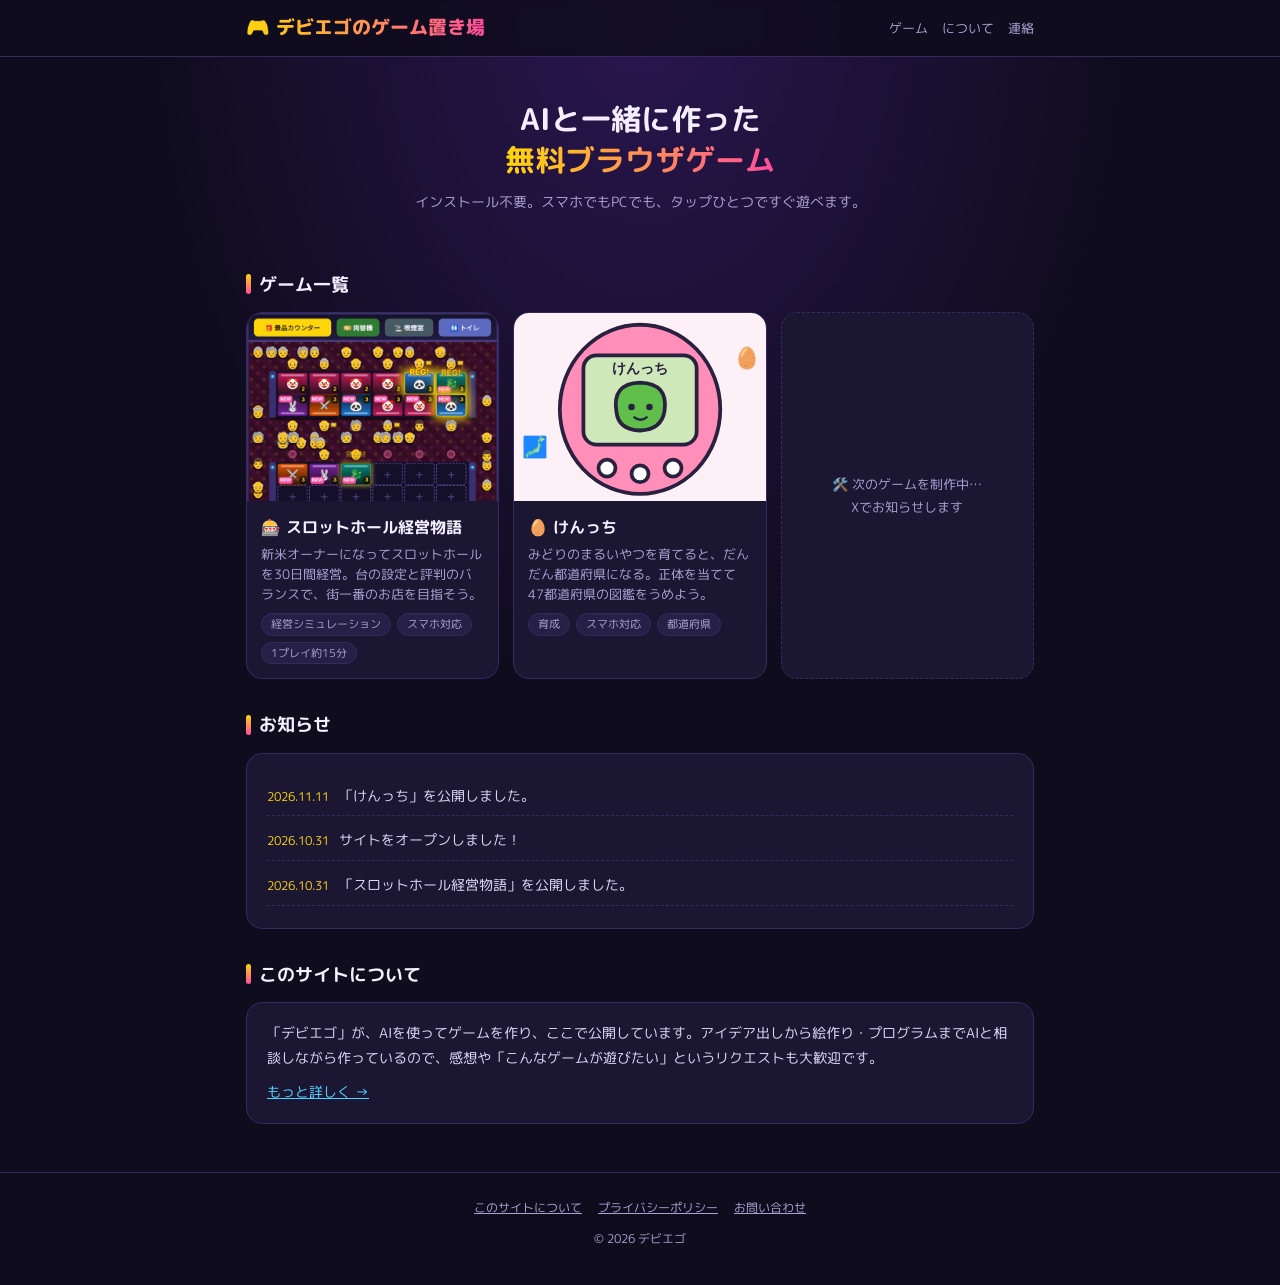
<file: index.html>
<!DOCTYPE html>
<html lang="ja">
<head>
<meta charset="UTF-8">
<meta name="viewport" content="width=device-width,initial-scale=1">
<title>デビエゴのゲーム置き場｜AIで作った無料ブラウザゲーム</title>
<meta name="description" content="デビエゴがAIを使って作った無料のブラウザゲームを公開しています。スマホでもPCでも、インストール不要ですぐ遊べます。">
<meta property="og:title" content="デビエゴのゲーム置き場">
<meta property="og:description" content="AIで作った無料ブラウザゲームを公開中。スマホですぐ遊べます。">
<meta property="og:image" content="img/slot-hall.jpg">
<meta name="twitter:card" content="summary_large_image">
<link rel="stylesheet" href="style.css">
<!-- AdSense：審査用コードはここ（README参照） -->
</head>
<body>
<header class="site"><div class="wrap">
  <a class="brand" href="./">🎮 デビエゴのゲーム置き場</a>
  <nav><a href="./#games">ゲーム</a><a href="about.html">について</a><a href="contact.html">連絡</a></nav>
</div></header>

<main class="wrap">
  <section class="hero">
    <h1>AIと一緒に作った<br><span>無料ブラウザゲーム</span></h1>
    <p>インストール不要。スマホでもPCでも、タップひとつですぐ遊べます。</p>
  </section>

  <div class="ad-slot" id="ad-top"></div>

  <h2 class="sec" id="games">ゲーム一覧</h2>
  <div class="grid">
    <a class="gcard" href="games/slot-hall/">
      <img src="img/slot-hall.jpg" alt="スロットホール経営物語のホール見取り図" loading="lazy">
      <div class="body">
        <h3>🎰 スロットホール経営物語</h3>
        <p>新米オーナーになってスロットホールを30日間経営。台の設定と評判のバランスで、街一番のお店を目指そう。</p>
        <div class="tags"><span class="tag">経営シミュレーション</span><span class="tag">スマホ対応</span><span class="tag">1プレイ約15分</span></div>
      </div>
    </a>
    <a class="gcard" href="games/kenchi/">
      <img src="img/kenchi.svg" alt="みどりのまるいけんっちがゲーム機の画面にいる絵" loading="lazy">
      <div class="body">
        <h3>🥚 けんっち</h3>
        <p>みどりのまるいやつを育てると、だんだん都道府県になる。正体を当てて47都道府県の図鑑をうめよう。</p>
        <div class="tags"><span class="tag">育成</span><span class="tag">スマホ対応</span><span class="tag">都道府県</span></div>
      </div>
    </a>
    <div class="gcard soon">🛠️ 次のゲームを制作中…<br>Xでお知らせします</div>
  </div>

  <h2 class="sec">お知らせ</h2>
  <div class="card">
    <ul class="news">
      <li><time datetime="2026-11-11">2026.11.11</time>「けんっち」を公開しました。</li>
      <li><time datetime="2026-10-31">2026.10.31</time>サイトをオープンしました！</li>
      <li><time datetime="2026-10-31">2026.10.31</time>「スロットホール経営物語」を公開しました。</li>
    </ul>
  </div>

  <div class="ad-slot" id="ad-bottom"></div>

  <h2 class="sec">このサイトについて</h2>
  <div class="card">
    <p>「デビエゴ」が、AIを使ってゲームを作り、ここで公開しています。アイデア出しから絵作り・プログラムまでAIと相談しながら作っているので、感想や「こんなゲームが遊びたい」というリクエストも大歓迎です。</p>
    <p style="margin-top:10px"><a href="about.html">もっと詳しく →</a></p>
  </div>
</main>

<footer class="site">
  <div><a href="about.html">このサイトについて</a><a href="privacy.html">プライバシーポリシー</a><a href="contact.html">お問い合わせ</a></div>
  <p style="margin-top:10px">© 2026 デビエゴ</p>
</footer>
</body>
</html>
</file>
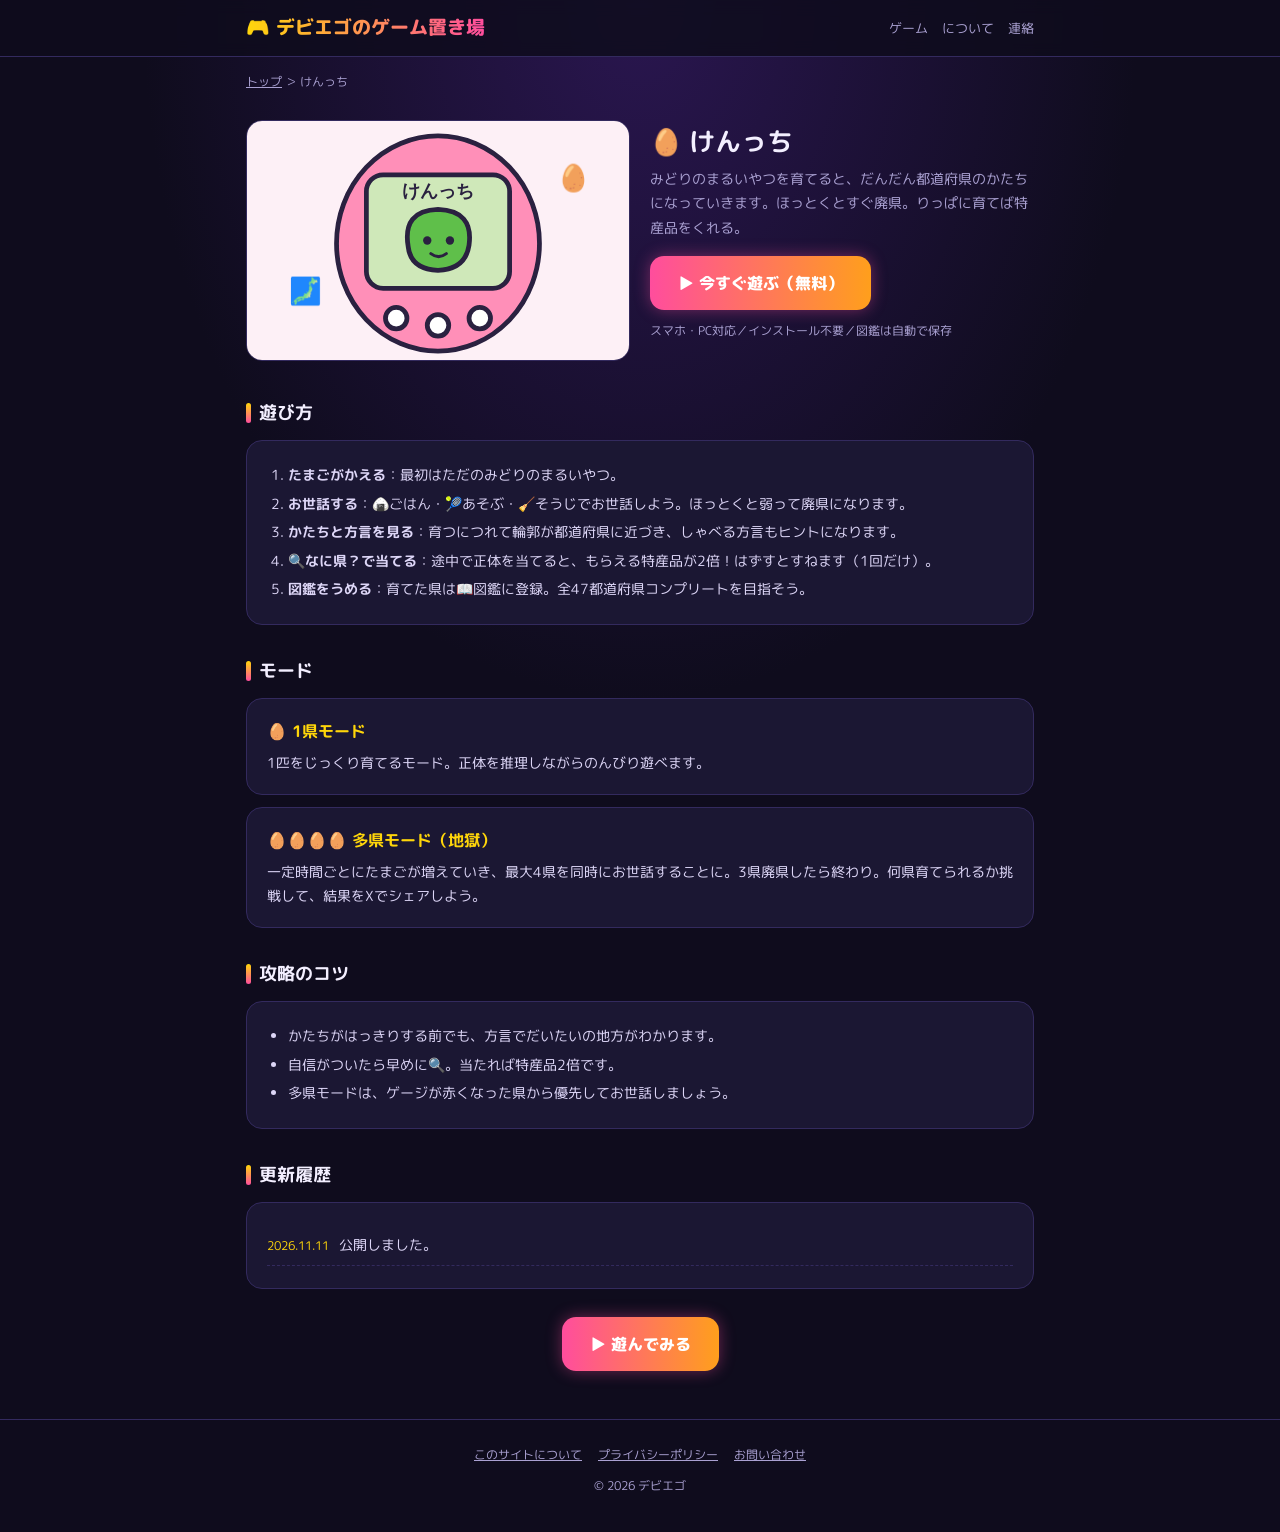
<file: games/kenchi/index.html>
<!DOCTYPE html>
<html lang="ja">
<head>
<meta charset="UTF-8">
<meta name="viewport" content="width=device-width,initial-scale=1">
<title>けんっち｜遊び方・攻略のコツ｜デビエゴのゲーム置き場</title>
<meta name="description" content="みどりのまるいやつを育てると、だんだん都道府県になる育成ゲーム。正体の県を当てて全47都道府県の図鑑をうめよう。無料・スマホ対応。">
<meta property="og:title" content="けんっち">
<meta property="og:description" content="みどりのまるいやつが、だんだん都道府県になる育成ゲーム。スマホですぐ遊べます。">
<meta property="og:image" content="../../img/kenchi.svg">
<meta name="twitter:card" content="summary_large_image">
<link rel="stylesheet" href="../../style.css">
</head>
<body>
<header class="site"><div class="wrap">
  <a class="brand" href="../../">🎮 デビエゴのゲーム置き場</a>
  <nav><a href="../../#games">ゲーム</a><a href="../../about.html">について</a><a href="../../contact.html">連絡</a></nav>
</div></header>

<main class="wrap">
  <div class="breadcrumb"><a href="../../">トップ</a> ＞ けんっち</div>

  <section class="gamehead">
    <img src="../../img/kenchi.svg" alt="ピンクのゲーム機の画面に、みどりのまるいけんっちがいる絵">
    <div>
      <h1>🥚 けんっち</h1>
      <p>みどりのまるいやつを育てると、だんだん都道府県のかたちになっていきます。ほっとくとすぐ廃県。りっぱに育てば特産品をくれる。</p>
      <a class="btn" href="play.html">▶ 今すぐ遊ぶ（無料）</a>
      <p style="font-size:12px;margin-top:10px">スマホ・PC対応／インストール不要／図鑑は自動で保存</p>
    </div>
  </section>

  <div class="ad-slot" id="ad-game-top"></div>

  <h2 class="sec">遊び方</h2>
  <div class="card">
    <ol>
      <li><b>たまごがかえる</b>：最初はただのみどりのまるいやつ。</li>
      <li><b>お世話する</b>：🍙ごはん・🎾あそぶ・🧹そうじでお世話しよう。ほっとくと弱って廃県になります。</li>
      <li><b>かたちと方言を見る</b>：育つにつれて輪郭が都道府県に近づき、しゃべる方言もヒントになります。</li>
      <li><b>🔍なに県？で当てる</b>：途中で正体を当てると、もらえる特産品が2倍！はずすとすねます（1回だけ）。</li>
      <li><b>図鑑をうめる</b>：育てた県は📖図鑑に登録。全47都道府県コンプリートを目指そう。</li>
    </ol>
  </div>

  <h2 class="sec">モード</h2>
  <div class="card">
    <h3>🥚 1県モード</h3>
    <p>1匹をじっくり育てるモード。正体を推理しながらのんびり遊べます。</p>
  </div>
  <div class="card">
    <h3>🥚🥚🥚🥚 多県モード（地獄）</h3>
    <p>一定時間ごとにたまごが増えていき、最大4県を同時にお世話することに。3県廃県したら終わり。何県育てられるか挑戦して、結果をXでシェアしよう。</p>
  </div>

  <div class="ad-slot" id="ad-game-mid"></div>

  <h2 class="sec">攻略のコツ</h2>
  <div class="card">
    <ul>
      <li>かたちがはっきりする前でも、方言でだいたいの地方がわかります。</li>
      <li>自信がついたら早めに🔍。当たれば特産品2倍です。</li>
      <li>多県モードは、ゲージが赤くなった県から優先してお世話しましょう。</li>
    </ul>
  </div>

  <h2 class="sec">更新履歴</h2>
  <div class="card">
    <ul class="news">
      <li><time>2026.11.11</time>公開しました。</li>
    </ul>
  </div>

  <p style="text-align:center;margin-top:28px"><a class="btn" href="play.html">▶ 遊んでみる</a></p>
</main>

<footer class="site">
  <div><a href="../../about.html">このサイトについて</a><a href="../../privacy.html">プライバシーポリシー</a><a href="../../contact.html">お問い合わせ</a></div>
  <p style="margin-top:10px">© 2026 デビエゴ</p>
</footer>
</body>
</html>
</file>
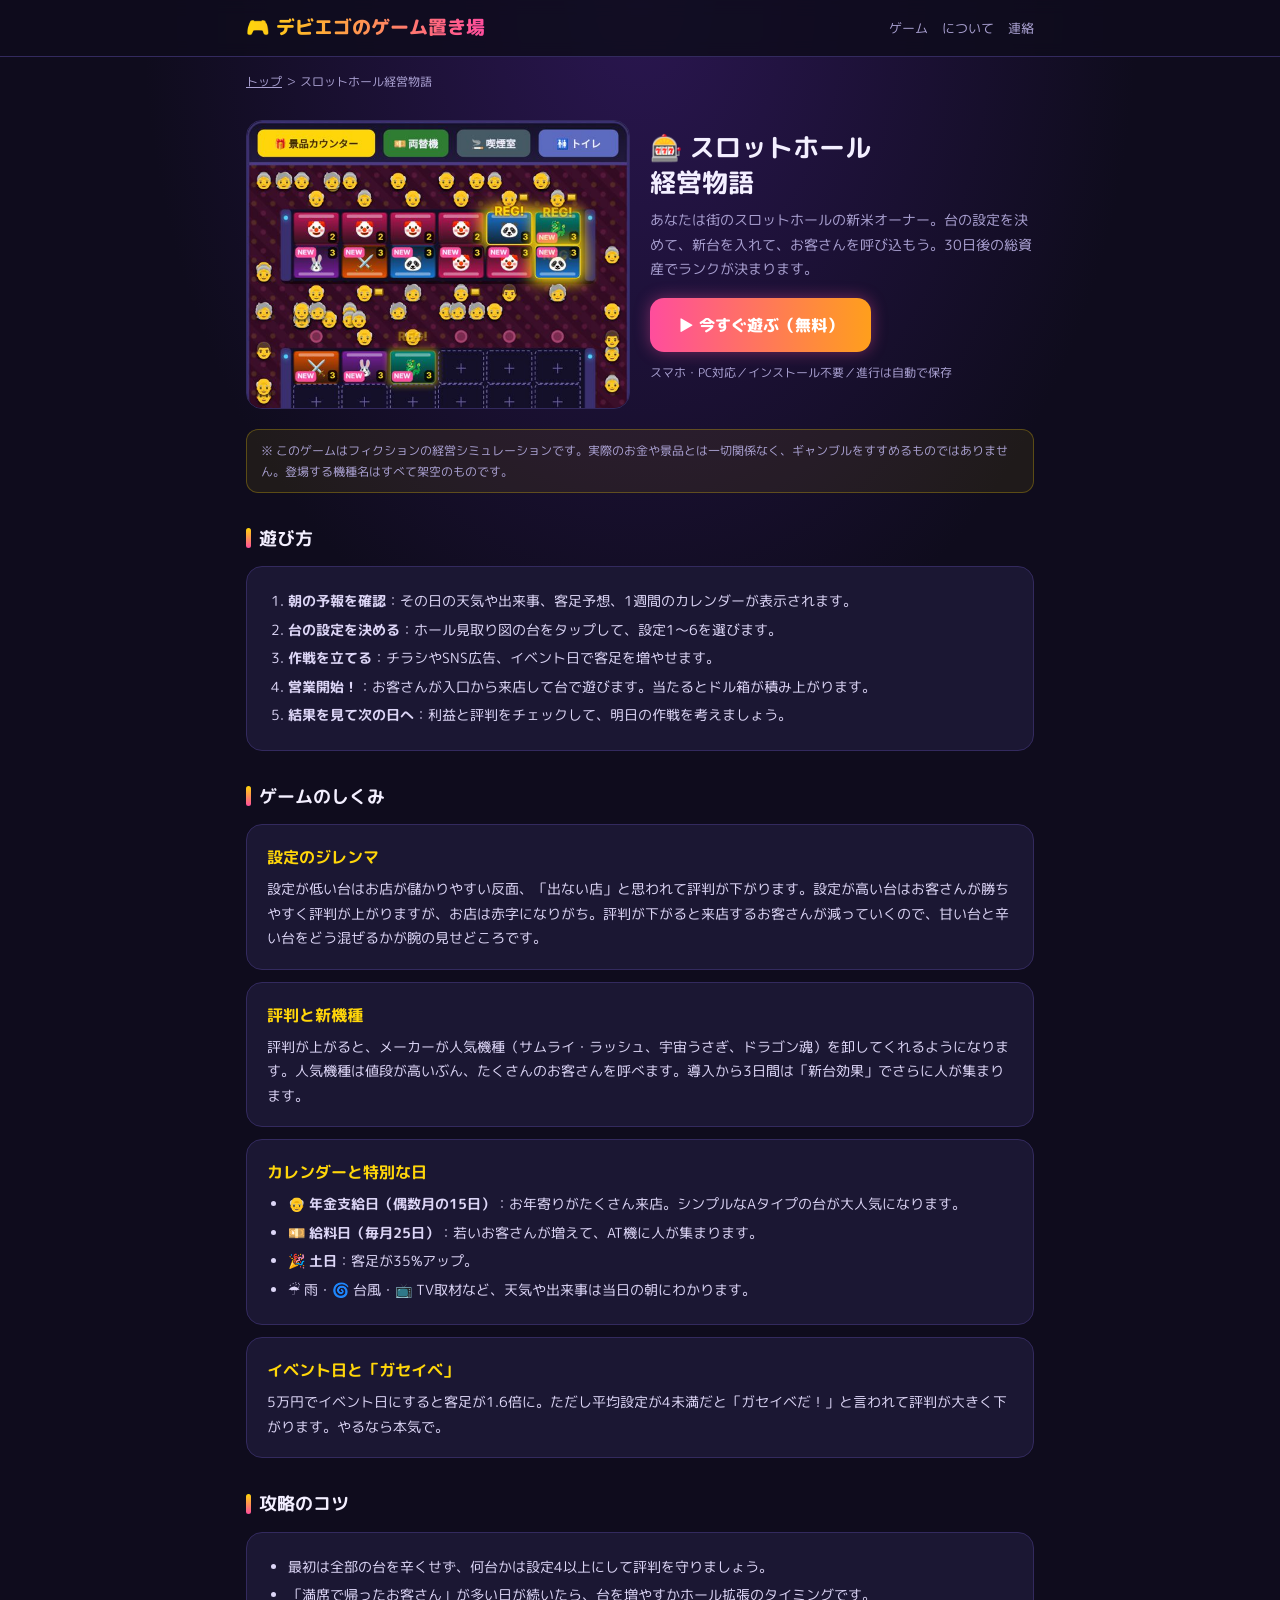
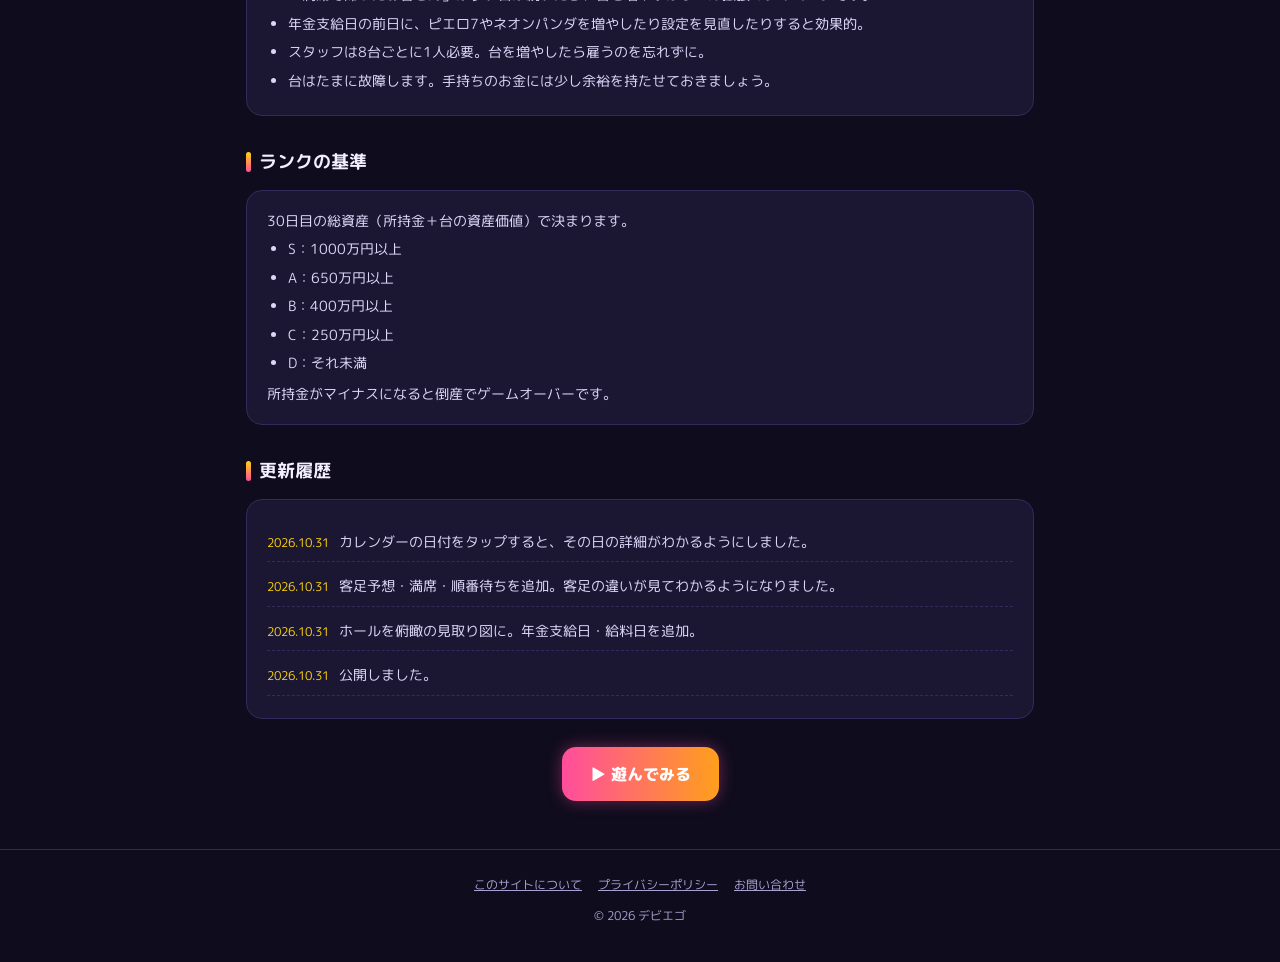
<file: games/slot-hall/index.html>
<!DOCTYPE html>
<html lang="ja">
<head>
<meta charset="UTF-8">
<meta name="viewport" content="width=device-width,initial-scale=1">
<title>スロットホール経営物語｜遊び方・攻略のコツ｜デビエゴのゲーム置き場</title>
<meta name="description" content="スロットホールのオーナーになって30日間経営する無料ブラウザゲーム。台の設定・評判・年金支給日や給料日などのイベントを読んで、総資産ランクSを目指そう。">
<meta property="og:title" content="スロットホール経営物語">
<meta property="og:description" content="スロットホールを30日間経営する無料ブラウザゲーム。スマホですぐ遊べます。">
<meta property="og:image" content="../../img/slot-hall.jpg">
<meta name="twitter:card" content="summary_large_image">
<link rel="stylesheet" href="../../style.css">
</head>
<body>
<header class="site"><div class="wrap">
  <a class="brand" href="../../">🎮 デビエゴのゲーム置き場</a>
  <nav><a href="../../#games">ゲーム</a><a href="../../about.html">について</a><a href="../../contact.html">連絡</a></nav>
</div></header>

<main class="wrap">
  <div class="breadcrumb"><a href="../../">トップ</a> ＞ スロットホール経営物語</div>

  <section class="gamehead">
    <img src="../../img/slot-hall.jpg" alt="ホールの見取り図。お客さんが台で遊んでいる様子">
    <div>
      <h1>🎰 スロットホール<br>経営物語</h1>
      <p>あなたは街のスロットホールの新米オーナー。台の設定を決めて、新台を入れて、お客さんを呼び込もう。30日後の総資産でランクが決まります。</p>
      <a class="btn" href="play.html">▶ 今すぐ遊ぶ（無料）</a>
      <p style="font-size:12px;margin-top:10px">スマホ・PC対応／インストール不要／進行は自動で保存</p>
    </div>
  </section>

  <div class="note">※ このゲームはフィクションの経営シミュレーションです。実際のお金や景品とは一切関係なく、ギャンブルをすすめるものではありません。登場する機種名はすべて架空のものです。</div>

  <div class="ad-slot" id="ad-game-top"></div>

  <h2 class="sec">遊び方</h2>
  <div class="card">
    <ol>
      <li><b>朝の予報を確認</b>：その日の天気や出来事、客足予想、1週間のカレンダーが表示されます。</li>
      <li><b>台の設定を決める</b>：ホール見取り図の台をタップして、設定1〜6を選びます。</li>
      <li><b>作戦を立てる</b>：チラシやSNS広告、イベント日で客足を増やせます。</li>
      <li><b>営業開始！</b>：お客さんが入口から来店して台で遊びます。当たるとドル箱が積み上がります。</li>
      <li><b>結果を見て次の日へ</b>：利益と評判をチェックして、明日の作戦を考えましょう。</li>
    </ol>
  </div>

  <h2 class="sec">ゲームのしくみ</h2>
  <div class="card">
    <h3>設定のジレンマ</h3>
    <p>設定が低い台はお店が儲かりやすい反面、「出ない店」と思われて評判が下がります。設定が高い台はお客さんが勝ちやすく評判が上がりますが、お店は赤字になりがち。評判が下がると来店するお客さんが減っていくので、甘い台と辛い台をどう混ぜるかが腕の見せどころです。</p>
  </div>
  <div class="card">
    <h3>評判と新機種</h3>
    <p>評判が上がると、メーカーが人気機種（サムライ・ラッシュ、宇宙うさぎ、ドラゴン魂）を卸してくれるようになります。人気機種は値段が高いぶん、たくさんのお客さんを呼べます。導入から3日間は「新台効果」でさらに人が集まります。</p>
  </div>
  <div class="card">
    <h3>カレンダーと特別な日</h3>
    <ul>
      <li>👴 <b>年金支給日（偶数月の15日）</b>：お年寄りがたくさん来店。シンプルなAタイプの台が大人気になります。</li>
      <li>💴 <b>給料日（毎月25日）</b>：若いお客さんが増えて、AT機に人が集まります。</li>
      <li>🎉 <b>土日</b>：客足が35%アップ。</li>
      <li>☔ 雨・🌀 台風・📺 TV取材など、天気や出来事は当日の朝にわかります。</li>
    </ul>
  </div>
  <div class="card">
    <h3>イベント日と「ガセイベ」</h3>
    <p>5万円でイベント日にすると客足が1.6倍に。ただし平均設定が4未満だと「ガセイベだ！」と言われて評判が大きく下がります。やるなら本気で。</p>
  </div>

  <div class="ad-slot" id="ad-game-mid"></div>

  <h2 class="sec">攻略のコツ</h2>
  <div class="card">
    <ul>
      <li>最初は全部の台を辛くせず、何台かは設定4以上にして評判を守りましょう。</li>
      <li>「満席で帰ったお客さん」が多い日が続いたら、台を増やすかホール拡張のタイミングです。</li>
      <li>年金支給日の前日に、ピエロ7やネオンパンダを増やしたり設定を見直したりすると効果的。</li>
      <li>スタッフは8台ごとに1人必要。台を増やしたら雇うのを忘れずに。</li>
      <li>台はたまに故障します。手持ちのお金には少し余裕を持たせておきましょう。</li>
    </ul>
  </div>

  <h2 class="sec">ランクの基準</h2>
  <div class="card">
    <p>30日目の総資産（所持金＋台の資産価値）で決まります。</p>
    <ul><li>S：1000万円以上</li><li>A：650万円以上</li><li>B：400万円以上</li><li>C：250万円以上</li><li>D：それ未満</li></ul>
    <p style="margin-top:6px">所持金がマイナスになると倒産でゲームオーバーです。</p>
  </div>

  <h2 class="sec">更新履歴</h2>
  <div class="card">
    <ul class="news">
      <li><time>2026.10.31</time>カレンダーの日付をタップすると、その日の詳細がわかるようにしました。</li>
      <li><time>2026.10.31</time>客足予想・満席・順番待ちを追加。客足の違いが見てわかるようになりました。</li>
      <li><time>2026.10.31</time>ホールを俯瞰の見取り図に。年金支給日・給料日を追加。</li>
      <li><time>2026.10.31</time>公開しました。</li>
    </ul>
  </div>

  <p style="text-align:center;margin-top:28px"><a class="btn" href="play.html">▶ 遊んでみる</a></p>
</main>

<footer class="site">
  <div><a href="../../about.html">このサイトについて</a><a href="../../privacy.html">プライバシーポリシー</a><a href="../../contact.html">お問い合わせ</a></div>
  <p style="margin-top:10px">© 2026 デビエゴ</p>
</footer>
</body>
</html>
</file>
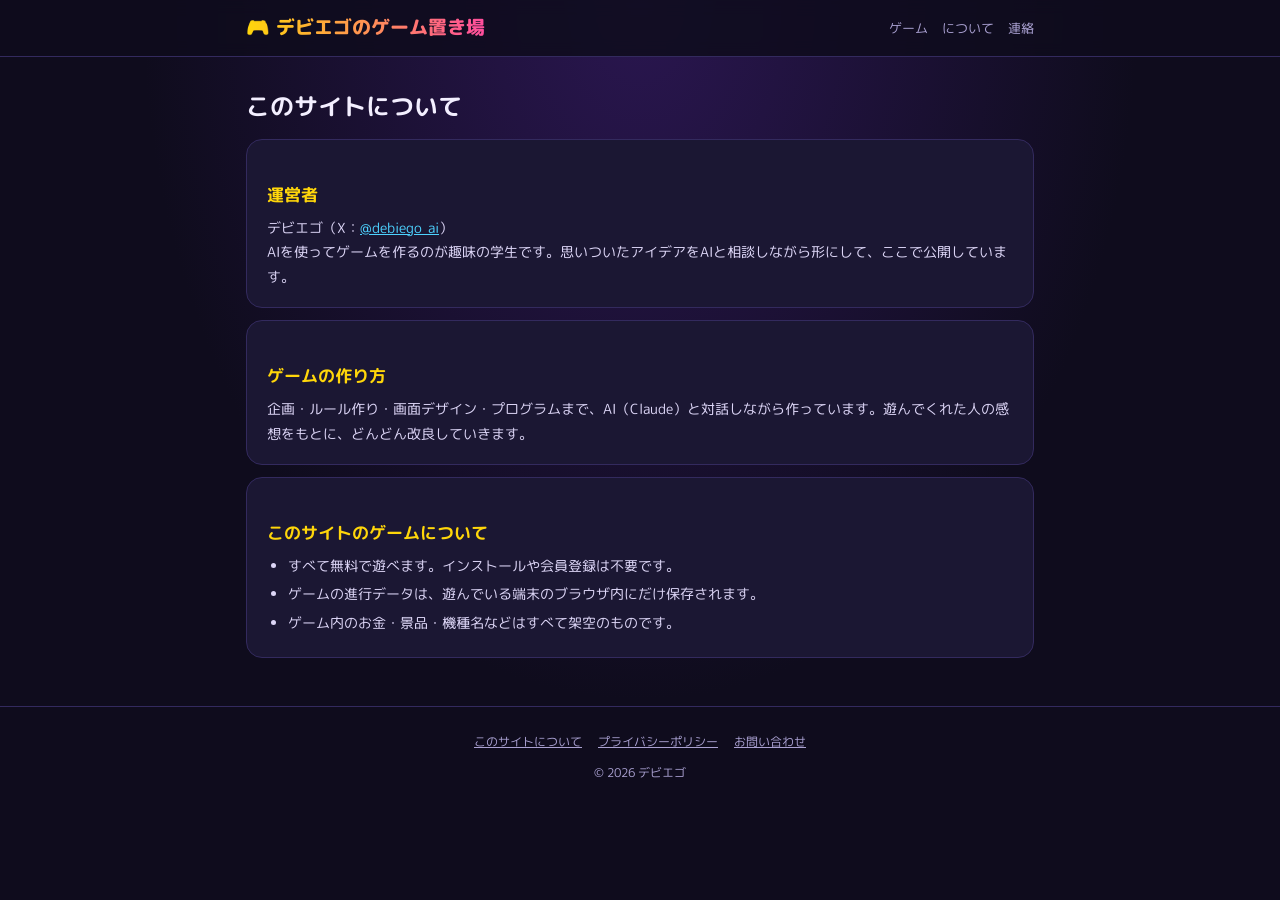
<file: about.html>
<!DOCTYPE html>
<html lang="ja">
<head>
<meta charset="UTF-8">
<meta name="viewport" content="width=device-width,initial-scale=1">
<title>このサイトについて｜デビエゴのゲーム置き場</title>
<meta name="description" content="デビエゴのゲーム置き場の運営者とゲーム制作について。">
<link rel="stylesheet" href="style.css">
</head>
<body>
<header class="site"><div class="wrap">
  <a class="brand" href="./">🎮 デビエゴのゲーム置き場</a>
  <nav><a href="./#games">ゲーム</a><a href="about.html">について</a><a href="contact.html">連絡</a></nav>
</div></header>
<main class="wrap doc">
  <h1>このサイトについて</h1>
  <div class="card">
    <h2>運営者</h2>
    <p>デビエゴ（X：<a href="https://x.com/debiego_ai" rel="noopener">@debiego_ai</a>）</p>
    <p>AIを使ってゲームを作るのが趣味の学生です。思いついたアイデアをAIと相談しながら形にして、ここで公開しています。</p>
  </div>
  <div class="card">
    <h2>ゲームの作り方</h2>
    <p>企画・ルール作り・画面デザイン・プログラムまで、AI（Claude）と対話しながら作っています。遊んでくれた人の感想をもとに、どんどん改良していきます。</p>
  </div>
  <div class="card">
    <h2>このサイトのゲームについて</h2>
    <ul>
      <li>すべて無料で遊べます。インストールや会員登録は不要です。</li>
      <li>ゲームの進行データは、遊んでいる端末のブラウザ内にだけ保存されます。</li>
      <li>ゲーム内のお金・景品・機種名などはすべて架空のものです。</li>
    </ul>
  </div>
</main>
<footer class="site">
  <div><a href="about.html">このサイトについて</a><a href="privacy.html">プライバシーポリシー</a><a href="contact.html">お問い合わせ</a></div>
  <p style="margin-top:10px">© 2026 デビエゴ</p>
</footer>
</body>
</html>
</file>
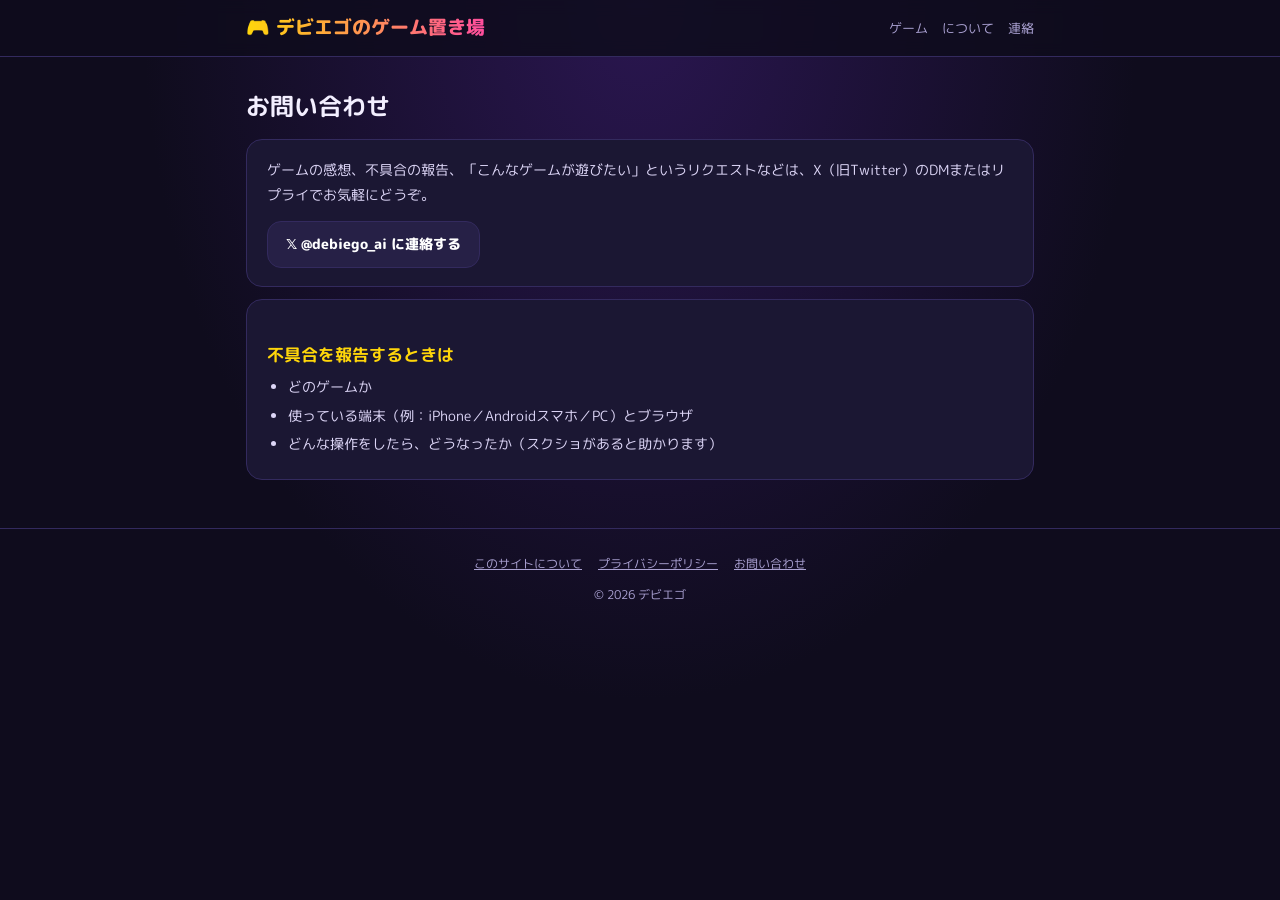
<file: contact.html>
<!DOCTYPE html>
<html lang="ja">
<head>
<meta charset="UTF-8">
<meta name="viewport" content="width=device-width,initial-scale=1">
<title>お問い合わせ｜デビエゴのゲーム置き場</title>
<meta name="description" content="デビエゴのゲーム置き場へのお問い合わせ・感想・不具合報告はこちら。">
<link rel="stylesheet" href="style.css">
</head>
<body>
<header class="site"><div class="wrap">
  <a class="brand" href="./">🎮 デビエゴのゲーム置き場</a>
  <nav><a href="./#games">ゲーム</a><a href="about.html">について</a><a href="contact.html">連絡</a></nav>
</div></header>
<main class="wrap doc">
  <h1>お問い合わせ</h1>
  <div class="card">
    <p>ゲームの感想、不具合の報告、「こんなゲームが遊びたい」というリクエストなどは、X（旧Twitter）のDMまたはリプライでお気軽にどうぞ。</p>
    <p style="margin-top:14px"><a class="btn sub" href="https://x.com/debiego_ai" rel="noopener">𝕏 @debiego_ai に連絡する</a></p>
    <!-- メールで受け付ける場合は下の行のコメントを外して、AIゲーム用のアドレスを書く
    <p style="margin-top:14px">メール：xxxx@gmail.com</p> -->
  </div>
  <div class="card">
    <h2>不具合を報告するときは</h2>
    <ul>
      <li>どのゲームか</li>
      <li>使っている端末（例：iPhone／Androidスマホ／PC）とブラウザ</li>
      <li>どんな操作をしたら、どうなったか（スクショがあると助かります）</li>
    </ul>
  </div>
</main>
<footer class="site">
  <div><a href="about.html">このサイトについて</a><a href="privacy.html">プライバシーポリシー</a><a href="contact.html">お問い合わせ</a></div>
  <p style="margin-top:10px">© 2026 デビエゴ</p>
</footer>
</body>
</html>
</file>
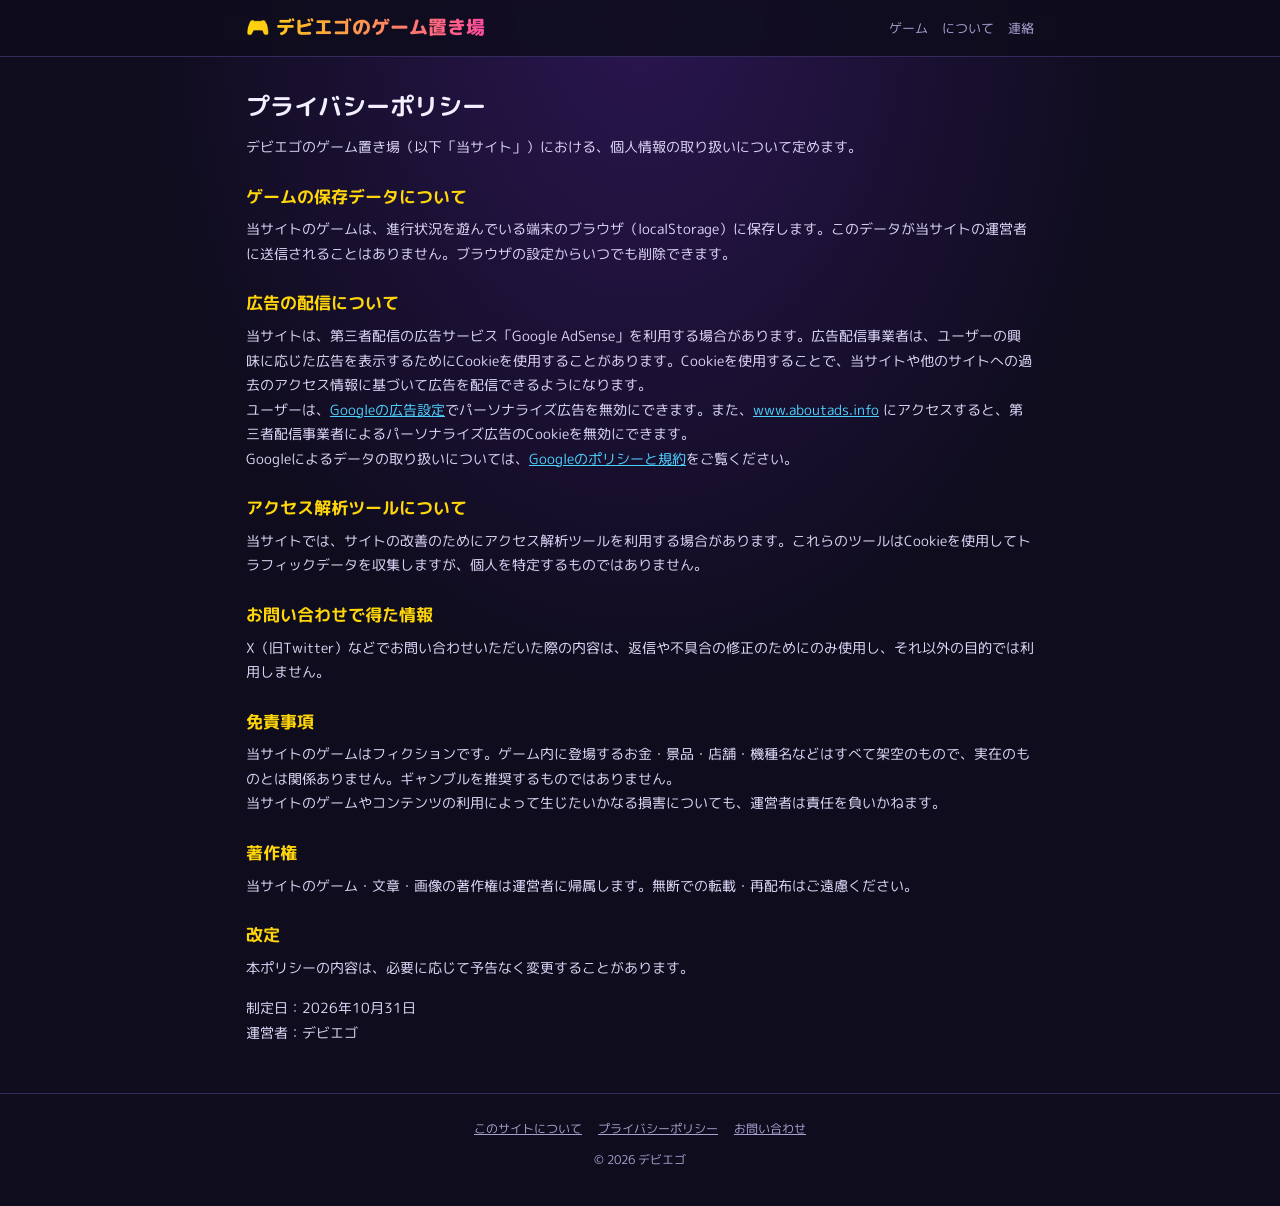
<file: privacy.html>
<!DOCTYPE html>
<html lang="ja">
<head>
<meta charset="UTF-8">
<meta name="viewport" content="width=device-width,initial-scale=1">
<title>プライバシーポリシー｜デビエゴのゲーム置き場</title>
<meta name="description" content="デビエゴのゲーム置き場のプライバシーポリシー・免責事項。">
<link rel="stylesheet" href="style.css">
</head>
<body>
<header class="site"><div class="wrap">
  <a class="brand" href="./">🎮 デビエゴのゲーム置き場</a>
  <nav><a href="./#games">ゲーム</a><a href="about.html">について</a><a href="contact.html">連絡</a></nav>
</div></header>
<main class="wrap doc">
  <h1>プライバシーポリシー</h1>
  <p>デビエゴのゲーム置き場（以下「当サイト」）における、個人情報の取り扱いについて定めます。</p>

  <h2>ゲームの保存データについて</h2>
  <p>当サイトのゲームは、進行状況を遊んでいる端末のブラウザ（localStorage）に保存します。このデータが当サイトの運営者に送信されることはありません。ブラウザの設定からいつでも削除できます。</p>

  <h2>広告の配信について</h2>
  <p>当サイトは、第三者配信の広告サービス「Google AdSense」を利用する場合があります。広告配信事業者は、ユーザーの興味に応じた広告を表示するためにCookieを使用することがあります。Cookieを使用することで、当サイトや他のサイトへの過去のアクセス情報に基づいて広告を配信できるようになります。</p>
  <p>ユーザーは、<a href="https://adssettings.google.com/" rel="noopener">Googleの広告設定</a>でパーソナライズ広告を無効にできます。また、<a href="https://www.aboutads.info/" rel="noopener">www.aboutads.info</a> にアクセスすると、第三者配信事業者によるパーソナライズ広告のCookieを無効にできます。</p>
  <p>Googleによるデータの取り扱いについては、<a href="https://policies.google.com/technologies/ads?hl=ja" rel="noopener">Googleのポリシーと規約</a>をご覧ください。</p>

  <h2>アクセス解析ツールについて</h2>
  <p>当サイトでは、サイトの改善のためにアクセス解析ツールを利用する場合があります。これらのツールはCookieを使用してトラフィックデータを収集しますが、個人を特定するものではありません。</p>

  <h2>お問い合わせで得た情報</h2>
  <p>X（旧Twitter）などでお問い合わせいただいた際の内容は、返信や不具合の修正のためにのみ使用し、それ以外の目的では利用しません。</p>

  <h2>免責事項</h2>
  <p>当サイトのゲームはフィクションです。ゲーム内に登場するお金・景品・店舗・機種名などはすべて架空のもので、実在のものとは関係ありません。ギャンブルを推奨するものではありません。</p>
  <p>当サイトのゲームやコンテンツの利用によって生じたいかなる損害についても、運営者は責任を負いかねます。</p>

  <h2>著作権</h2>
  <p>当サイトのゲーム・文章・画像の著作権は運営者に帰属します。無断での転載・再配布はご遠慮ください。</p>

  <h2>改定</h2>
  <p>本ポリシーの内容は、必要に応じて予告なく変更することがあります。</p>
  <p style="margin-top:16px">制定日：2026年10月31日<br>運営者：デビエゴ</p>
</main>
<footer class="site">
  <div><a href="about.html">このサイトについて</a><a href="privacy.html">プライバシーポリシー</a><a href="contact.html">お問い合わせ</a></div>
  <p style="margin-top:10px">© 2026 デビエゴ</p>
</footer>
</body>
</html>
</file>
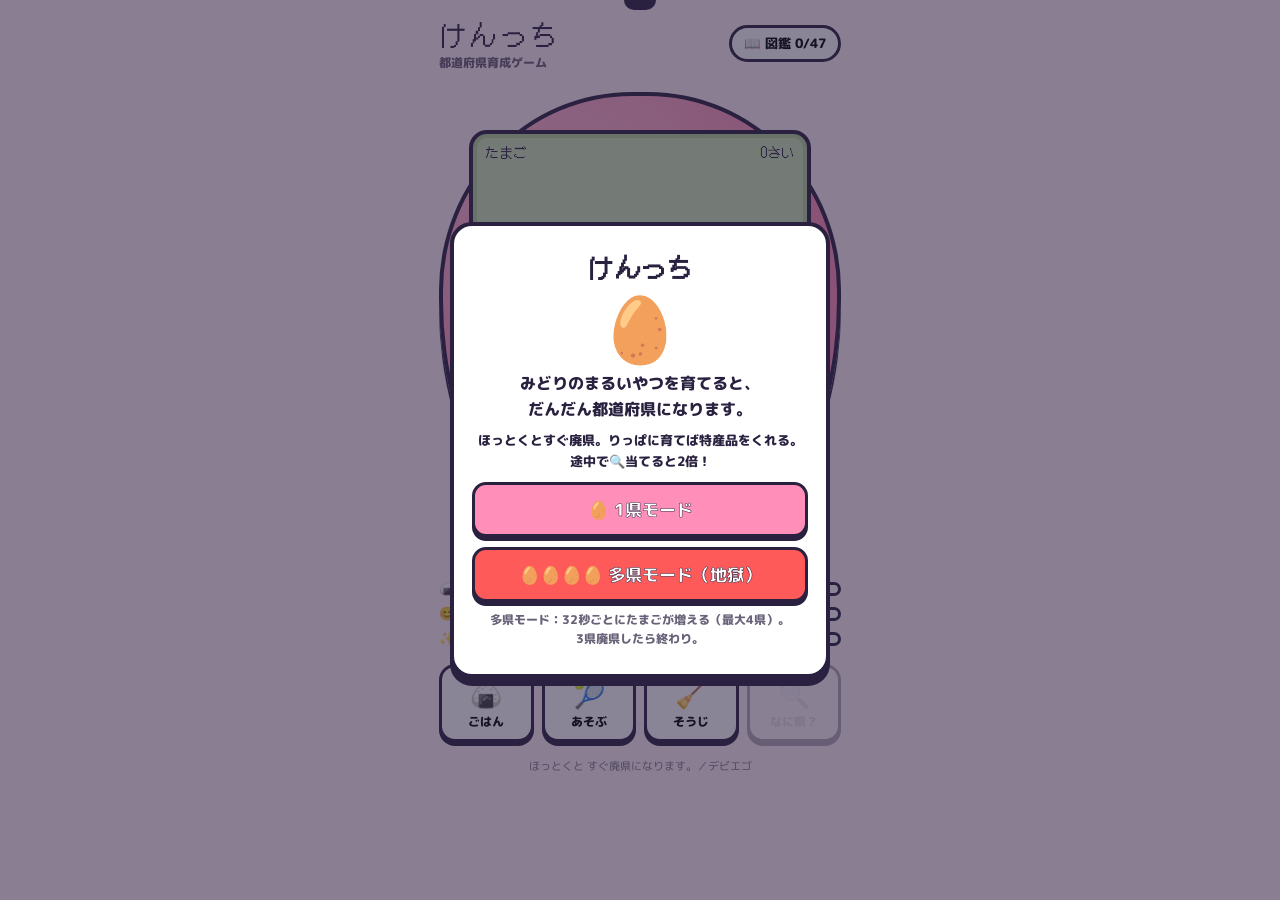
<file: games/kenchi/play.html>
<!DOCTYPE html>
<html lang="ja">
<head>
<meta charset="UTF-8">
<meta name="viewport" content="width=device-width, initial-scale=1, user-scalable=no">
<title>けんっち</title>
<link href="https://fonts.googleapis.com/css2?family=DotGothic16&family=M+PLUS+Rounded+1c:wght@500;800&display=swap" rel="stylesheet">
<style>
:root{--ink:#2a2140;--shell:#ff8fb8;--shell2:#ffc2d9;--lcd:#cfe8b9;--lcd2:#b7d69c;--g:#5fbf4a;--g2:#2e7a26}
*{box-sizing:border-box;-webkit-tap-highlight-color:transparent;user-select:none}
body{margin:0;background:#fdf0f6;color:var(--ink);font-family:"M PLUS Rounded 1c",sans-serif;min-height:100vh}
.wrap{max-width:430px;margin:0 auto;padding:14px 14px 40px}
.top{display:flex;justify-content:space-between;align-items:center}
.logo{font-family:"DotGothic16",monospace;font-size:28px;letter-spacing:2px}
.logo small{font-size:12px;display:block;letter-spacing:0;font-family:"M PLUS Rounded 1c";font-weight:800;opacity:.7}
.zbtn{border:3px solid var(--ink);background:#fff;border-radius:999px;padding:6px 12px;font-weight:800;font-family:inherit;cursor:pointer}
.device{margin:10px auto 0;background:radial-gradient(circle at 30% 25%,var(--shell2),var(--shell) 60%);border:4px solid var(--ink);
 border-radius:48% 48% 44% 44%/42% 42% 56% 56%;padding:34px 26px 26px;box-shadow:0 8px 0 var(--ink)}
.lcd{background:var(--lcd);border:4px solid var(--ink);border-radius:18px;padding:8px;position:relative;
 box-shadow:inset 0 0 0 4px var(--lcd2)}
.lcdtop{display:flex;justify-content:space-between;font-family:"DotGothic16",monospace;font-size:14px;padding:0 4px}
svg#pet{width:100%;display:block;aspect-ratio:1}
.bubble{margin-top:4px;background:#fff;border:3px solid var(--ink);border-radius:12px;padding:6px 10px;
 font-family:"DotGothic16",monospace;font-size:15px;min-height:34px;transition:opacity .3s}
.stats{display:grid;grid-template-columns:auto 1fr;gap:6px 8px;align-items:center;margin-top:14px;font-weight:800;font-size:13px}
.bar{height:14px;border:3px solid var(--ink);border-radius:8px;background:#fff;overflow:hidden}
.bar i{display:block;height:100%;background:var(--g);transition:width .3s}
.bar i.low{background:#ff5a5a}
.btns{display:grid;grid-template-columns:repeat(4,1fr);gap:8px;margin-top:16px}
.b{border:3px solid var(--ink);background:#fff;border-radius:16px;padding:8px 2px;font-family:inherit;font-weight:800;font-size:12px;
 cursor:pointer;box-shadow:0 4px 0 var(--ink)}
.b span{display:block;font-size:26px}
.b:active{transform:translateY(3px);box-shadow:0 1px 0 var(--ink)}
.b:disabled{opacity:.35}
.overlay{position:fixed;inset:0;background:rgba(42,33,64,.55);display:flex;align-items:center;justify-content:center;padding:20px;z-index:10}
.panel{background:#fff;border:4px solid var(--ink);border-radius:22px;padding:18px;max-width:380px;width:100%;text-align:center;
 box-shadow:0 8px 0 var(--ink);max-height:88vh;overflow:auto}
.panel h2{font-family:"DotGothic16",monospace;font-size:26px;margin:4px 0 8px}
.panel p{margin:8px 0;font-weight:800;line-height:1.6}
.big{font-size:64px;line-height:1.1}
.pbtn{display:block;width:100%;margin-top:10px;border:3px solid var(--ink);background:var(--shell);color:#fff;font-weight:800;font-size:17px;
 font-family:inherit;padding:12px;border-radius:14px;box-shadow:0 4px 0 var(--ink);cursor:pointer;-webkit-text-stroke:.5px var(--ink)}
.pbtn.w{background:#fff;color:var(--ink);-webkit-text-stroke:0}
.choices{display:grid;grid-template-columns:1fr 1fr;gap:8px;margin-top:8px}
.choices .pbtn{margin:0;font-size:16px}
.zukan{display:grid;grid-template-columns:repeat(6,1fr);gap:4px;margin-top:8px}
.zukan div{border:2px solid var(--ink);border-radius:8px;font-size:10px;padding:3px 0;font-weight:800;background:#eee;color:#aaa}
.zukan div.got{background:#fff3c4;color:var(--ink)}
.zukan div b{display:block;font-size:18px}
.hidden{display:none}
.shake{animation:shake .4s}
@keyframes shake{25%{transform:translateX(-6px)}75%{transform:translateX(6px)}}
.note{font-size:11px;opacity:.6;text-align:center;margin-top:16px}
.minis{display:grid;grid-template-columns:repeat(4,1fr);gap:6px;margin-top:10px}
.mini{position:relative;border:3px solid var(--ink);background:var(--lcd);border-radius:12px;padding:3px;cursor:pointer;font-family:inherit}
.mini.sel{background:#fff7a8;box-shadow:0 0 0 3px var(--shell)}
.mini.empty{opacity:.35;font-weight:800}
.mini svg{width:100%;aspect-ratio:1;display:block}
.mb{height:5px;border:1.5px solid var(--ink);border-radius:3px;background:#fff;margin-top:2px;overflow:hidden}
.mb i{display:block;height:100%;background:var(--g)}.mb i.low{background:#ff5a5a}
.alert{position:absolute;top:-8px;right:-4px;font-size:18px;animation:blink .5s infinite alternate}
@keyframes blink{to{opacity:.2}}
.runinfo{font-size:12px;font-weight:800;text-align:center;margin-top:6px}
.toast{position:fixed;left:50%;top:14px;transform:translateX(-50%) translateY(-120%);background:var(--ink);color:#fff;padding:10px 16px;border-radius:999px;
 font-weight:800;font-size:14px;z-index:30;transition:transform .25s;white-space:nowrap}
.toast.show{transform:translateX(-50%) translateY(0)}
.b:disabled{opacity:.35}
</style>
</head>
<body>
<div class="wrap">
  <div class="top">
    <div class="logo">けんっち<small>都道府県育成ゲーム</small></div>
    <button class="zbtn" id="zukanBtn">📖 図鑑 <span id="zcount">0</span>/47</button>
  </div>
  <div id="minis" class="minis hidden"></div><div id="runinfo" class="runinfo hidden"></div>
  <div class="device" id="device">
    <div class="lcd">
      <div class="lcdtop"><span id="stage">たまご</span><span id="age">0さい</span></div>
      <svg id="pet" viewBox="-130 -130 260 260"></svg>
      <div class="bubble" id="bubble">……</div>
    </div>
  </div>
  <div class="stats">
    <div>🍙 おなか</div><div class="bar"><i id="hBar"></i></div>
    <div>😊 ごきげん</div><div class="bar"><i id="mBar"></i></div>
    <div>✨ そだち</div><div class="bar"><i id="gBar" style="background:#ffb400"></i></div>
  </div>
  <div class="btns">
    <button class="b" id="feedBtn"><span>🍙</span>ごはん</button>
    <button class="b" id="playBtn"><span>🎾</span>あそぶ</button>
    <button class="b" id="cleanBtn"><span>🧹</span>そうじ</button>
    <button class="b" id="guessBtn"><span>🔍</span>なに県？</button>
  </div>
  <div class="note">ほっとくと すぐ廃県になります。／デビエゴ</div>
</div>

<div class="toast" id="toast"></div>
<div class="overlay" id="ov"><div class="panel" id="panel"></div></div>

<script>
const SHAPES = [{"id":1,"n":"北海道","p":[[0.988,-0.0],[1.0,0.02],[0.949,0.046],[0.925,0.092],[0.87,0.092],[0.804,0.111],[0.772,0.167],[0.715,0.164],[0.678,0.171],[0.655,0.195],[0.579,0.19],[0.539,0.169],[0.465,0.197],[0.402,0.247],[0.348,0.303],[0.297,0.365],[0.255,0.433],[0.236,0.489],[0.236,0.563],[0.211,0.632],[0.177,0.603],[0.113,0.559],[0.047,0.533],[-0.02,0.497],[-0.084,0.455],[-0.143,0.407],[-0.206,0.366],[-0.266,0.337],[-0.292,0.331],[-0.353,0.354],[-0.416,0.401],[-0.474,0.452],[-0.512,0.463],[-0.505,0.456],[-0.549,0.401],[-0.587,0.355],[-0.659,0.354],[-0.704,0.419],[-0.719,0.496],[-0.661,0.542],[-0.592,0.559],[-0.545,0.604],[-0.496,0.659],[-0.437,0.696],[-0.483,0.737],[-0.549,0.72],[-0.584,0.716],[-0.615,0.713],[-0.669,0.757],[-0.681,0.829],[-0.737,0.869],[-0.794,0.861],[-0.813,0.79],[-0.785,0.717],[-0.766,0.666],[-0.781,0.597],[-0.834,0.551],[-0.878,0.5],[-0.859,0.434],[-0.86,0.362],[-0.824,0.309],[-0.764,0.281],[-0.726,0.274],[-0.689,0.213],[-0.642,0.162],[-0.679,0.102],[-0.699,0.045],[-0.663,0.007],[-0.61,0.039],[-0.564,0.077],[-0.514,0.07],[-0.479,0.091],[-0.408,0.087],[-0.367,0.035],[-0.37,-0.04],[-0.381,-0.112],[-0.375,-0.184],[-0.314,-0.216],[-0.291,-0.264],[-0.288,-0.343],[-0.283,-0.418],[-0.254,-0.49],[-0.245,-0.567],[-0.257,-0.647],[-0.281,-0.723],[-0.312,-0.797],[-0.293,-0.865],[-0.279,-0.903],[-0.229,-0.908],[-0.19,-0.939],[-0.141,-0.881],[-0.09,-0.82],[-0.039,-0.759],[-0.001,-0.704],[0.035,-0.641],[0.081,-0.582],[0.13,-0.525],[0.189,-0.479],[0.249,-0.431],[0.305,-0.389],[0.377,-0.356],[0.454,-0.333],[0.526,-0.324],[0.549,-0.262],[0.625,-0.239],[0.702,-0.248],[0.754,-0.3],[0.802,-0.346],[0.851,-0.404],[0.878,-0.388],[0.841,-0.321],[0.808,-0.259],[0.782,-0.187],[0.81,-0.116],[0.87,-0.077],[0.867,-0.091],[0.829,-0.106],[0.843,-0.04],[0.878,0.031],[0.932,0.032]],"l":[[-0.39,0.273,0.009,0.013],[0.552,-0.096,0.016,0.018]]},{"id":2,"n":"青森県","p":[[0.57,-0.009],[0.583,0.078],[0.603,0.162],[0.629,0.247],[0.658,0.301],[0.691,0.335],[0.738,0.319],[0.782,0.374],[0.839,0.435],[0.772,0.48],[0.732,0.542],[0.666,0.552],[0.593,0.544],[0.543,0.579],[0.499,0.556],[0.441,0.576],[0.38,0.615],[0.3,0.64],[0.258,0.696],[0.189,0.739],[0.126,0.707],[0.119,0.634],[0.14,0.575],[0.156,0.511],[0.116,0.466],[0.042,0.459],[0.048,0.376],[-0.01,0.381],[-0.045,0.431],[-0.091,0.477],[-0.15,0.487],[-0.209,0.472],[-0.266,0.485],[-0.296,0.477],[-0.347,0.434],[-0.396,0.396],[-0.464,0.407],[-0.514,0.448],[-0.595,0.461],[-0.67,0.453],[-0.734,0.419],[-0.79,0.448],[-0.841,0.468],[-0.869,0.42],[-0.867,0.333],[-0.895,0.259],[-0.95,0.23],[-0.893,0.183],[-0.855,0.138],[-0.82,0.066],[-0.759,0.02],[-0.686,0.049],[-0.616,-0.002],[-0.559,-0.043],[-0.529,-0.127],[-0.511,-0.214],[-0.5,-0.302],[-0.498,-0.39],[-0.553,-0.444],[-0.526,-0.459],[-0.487,-0.52],[-0.48,-0.599],[-0.431,-0.598],[-0.375,-0.534],[-0.303,-0.556],[-0.245,-0.576],[-0.184,-0.518],[-0.192,-0.431],[-0.18,-0.345],[-0.17,-0.256],[-0.154,-0.169],[-0.123,-0.09],[-0.067,-0.068],[-0.001,-0.104],[0.037,-0.161],[0.016,-0.218],[0.036,-0.265],[0.087,-0.278],[0.152,-0.232],[0.178,-0.195],[0.245,-0.15],[0.304,-0.121],[0.361,-0.188],[0.392,-0.271],[0.406,-0.358],[0.42,-0.444],[0.435,-0.523],[0.396,-0.603],[0.335,-0.65],[0.317,-0.61],[0.292,-0.576],[0.223,-0.525],[0.143,-0.543],[0.072,-0.505],[-0.004,-0.472],[-0.062,-0.478],[-0.049,-0.561],[-0.037,-0.645],[-0.025,-0.716],[0.001,-0.797],[0.037,-0.864],[0.076,-0.931],[0.085,-1.0],[0.143,-0.94],[0.227,-0.918],[0.289,-0.871],[0.343,-0.811],[0.413,-0.758],[0.498,-0.754],[0.574,-0.799],[0.627,-0.838],[0.61,-0.77],[0.587,-0.684],[0.567,-0.598],[0.552,-0.51],[0.555,-0.426],[0.551,-0.344],[0.547,-0.255],[0.551,-0.185],[0.559,-0.098]],"l":[[0.05,0.412,0.059,0.079]]},{"id":3,"n":"岩手県","p":[[0.545,0.012],[0.588,-0.053],[0.605,-0.034],[0.612,0.026],[0.647,0.057],[0.615,0.079],[0.593,0.14],[0.545,0.16],[0.586,0.172],[0.633,0.143],[0.62,0.202],[0.571,0.221],[0.538,0.237],[0.544,0.278],[0.491,0.307],[0.544,0.302],[0.564,0.312],[0.511,0.341],[0.501,0.362],[0.488,0.382],[0.497,0.409],[0.549,0.408],[0.532,0.446],[0.486,0.464],[0.481,0.486],[0.484,0.516],[0.454,0.544],[0.503,0.575],[0.463,0.59],[0.411,0.584],[0.453,0.62],[0.418,0.634],[0.427,0.672],[0.381,0.67],[0.339,0.669],[0.341,0.623],[0.325,0.68],[0.342,0.717],[0.308,0.736],[0.314,0.771],[0.282,0.732],[0.257,0.696],[0.232,0.73],[0.161,0.709],[0.114,0.733],[0.119,0.81],[0.091,0.869],[0.075,0.926],[0.054,0.974],[0.014,0.937],[-0.047,0.917],[-0.088,0.955],[-0.125,1.0],[-0.177,0.963],[-0.214,0.913],[-0.201,0.88],[-0.239,0.838],[-0.307,0.843],[-0.358,0.822],[-0.413,0.788],[-0.479,0.752],[-0.536,0.733],[-0.516,0.666],[-0.52,0.611],[-0.55,0.564],[-0.535,0.51],[-0.529,0.474],[-0.524,0.421],[-0.585,0.378],[-0.603,0.321],[-0.622,0.266],[-0.634,0.213],[-0.607,0.154],[-0.58,0.097],[-0.568,0.037],[-0.517,-0.008],[-0.49,-0.076],[-0.517,-0.138],[-0.501,-0.192],[-0.482,-0.251],[-0.521,-0.297],[-0.485,-0.341],[-0.438,-0.343],[-0.458,-0.414],[-0.463,-0.489],[-0.468,-0.564],[-0.444,-0.622],[-0.453,-0.682],[-0.412,-0.739],[-0.358,-0.757],[-0.302,-0.745],[-0.234,-0.779],[-0.197,-0.831],[-0.126,-0.856],[-0.066,-0.888],[-0.021,-0.892],[0.024,-0.889],[0.072,-0.918],[0.14,-0.898],[0.202,-0.918],[0.238,-0.973],[0.3,-1.0],[0.339,-0.935],[0.375,-0.875],[0.41,-0.806],[0.427,-0.737],[0.407,-0.709],[0.445,-0.676],[0.442,-0.632],[0.433,-0.562],[0.484,-0.511],[0.534,-0.469],[0.541,-0.413],[0.542,-0.351],[0.565,-0.286],[0.575,-0.224],[0.574,-0.178],[0.561,-0.127],[0.557,-0.068],[0.555,-0.043]],"l":[]},{"id":4,"n":"宮城県","p":[[0.685,0.001],[0.63,0.009],[0.642,0.048],[0.675,0.051],[0.719,0.081],[0.661,0.101],[0.702,0.142],[0.718,0.22],[0.684,0.234],[0.64,0.194],[0.641,0.172],[0.603,0.156],[0.608,0.118],[0.589,0.089],[0.544,0.094],[0.492,0.054],[0.41,0.056],[0.371,0.069],[0.286,0.116],[0.285,0.149],[0.286,0.186],[0.25,0.181],[0.261,0.135],[0.224,0.108],[0.164,0.119],[0.138,0.154],[0.119,0.193],[0.159,0.202],[0.169,0.237],[0.118,0.264],[0.142,0.275],[0.079,0.337],[0.039,0.426],[0.01,0.519],[-0.002,0.616],[-0.008,0.714],[0.003,0.811],[-0.057,0.824],[-0.084,0.895],[-0.092,0.976],[-0.18,0.969],[-0.167,1.0],[-0.244,0.971],[-0.278,0.9],[-0.294,0.83],[-0.367,0.803],[-0.438,0.806],[-0.522,0.81],[-0.555,0.742],[-0.627,0.721],[-0.689,0.742],[-0.757,0.69],[-0.75,0.603],[-0.684,0.588],[-0.607,0.562],[-0.572,0.481],[-0.525,0.41],[-0.529,0.319],[-0.501,0.241],[-0.462,0.181],[-0.426,0.108],[-0.401,0.025],[-0.369,-0.024],[-0.419,-0.093],[-0.416,-0.164],[-0.427,-0.24],[-0.417,-0.29],[-0.361,-0.328],[-0.369,-0.405],[-0.328,-0.485],[-0.382,-0.541],[-0.431,-0.608],[-0.418,-0.635],[-0.342,-0.655],[-0.273,-0.699],[-0.209,-0.755],[-0.115,-0.767],[-0.037,-0.715],[0.035,-0.687],[0.096,-0.641],[0.174,-0.644],[0.256,-0.633],[0.211,-0.57],[0.254,-0.52],[0.32,-0.486],[0.375,-0.46],[0.422,-0.519],[0.474,-0.542],[0.55,-0.522],[0.59,-0.495],[0.624,-0.544],[0.619,-0.621],[0.663,-0.697],[0.654,-0.789],[0.716,-0.814],[0.804,-0.792],[0.835,-0.744],[0.85,-0.686],[0.877,-0.618],[0.838,-0.656],[0.808,-0.647],[0.763,-0.682],[0.771,-0.605],[0.762,-0.549],[0.706,-0.511],[0.72,-0.443],[0.744,-0.41],[0.731,-0.39],[0.691,-0.358],[0.651,-0.339],[0.606,-0.296],[0.677,-0.287],[0.694,-0.232],[0.636,-0.198],[0.657,-0.138],[0.713,-0.141],[0.72,-0.074],[0.681,-0.093],[0.654,-0.092],[0.648,-0.028]],"l":[]},{"id":5,"n":"秋田県","p":[[0.361,-0.009],[0.336,0.03],[0.369,0.074],[0.36,0.133],[0.333,0.177],[0.294,0.216],[0.292,0.266],[0.282,0.315],[0.244,0.357],[0.229,0.398],[0.241,0.442],[0.27,0.488],[0.272,0.527],[0.305,0.566],[0.337,0.608],[0.335,0.647],[0.333,0.675],[0.316,0.718],[0.309,0.765],[0.354,0.788],[0.343,0.838],[0.321,0.889],[0.295,0.924],[0.257,0.961],[0.212,0.998],[0.162,1.0],[0.121,0.989],[0.074,0.972],[0.04,0.931],[0.023,0.878],[-0.03,0.865],[-0.069,0.829],[-0.11,0.835],[-0.163,0.832],[-0.195,0.801],[-0.24,0.794],[-0.291,0.769],[-0.304,0.714],[-0.362,0.736],[-0.412,0.737],[-0.475,0.732],[-0.45,0.68],[-0.453,0.624],[-0.438,0.566],[-0.396,0.53],[-0.364,0.477],[-0.346,0.417],[-0.332,0.356],[-0.32,0.294],[-0.312,0.231],[-0.306,0.167],[-0.304,0.104],[-0.308,0.04],[-0.317,-0.006],[-0.327,-0.026],[-0.337,-0.077],[-0.371,-0.13],[-0.422,-0.167],[-0.483,-0.166],[-0.488,-0.143],[-0.503,-0.132],[-0.55,-0.129],[-0.587,-0.133],[-0.608,-0.181],[-0.61,-0.223],[-0.629,-0.264],[-0.61,-0.271],[-0.554,-0.249],[-0.5,-0.251],[-0.454,-0.294],[-0.42,-0.348],[-0.393,-0.406],[-0.373,-0.466],[-0.37,-0.518],[-0.351,-0.536],[-0.347,-0.582],[-0.339,-0.645],[-0.346,-0.706],[-0.384,-0.748],[-0.401,-0.785],[-0.348,-0.776],[-0.328,-0.817],[-0.278,-0.815],[-0.233,-0.792],[-0.178,-0.79],[-0.122,-0.795],[-0.066,-0.793],[-0.034,-0.837],[0.014,-0.841],[0.044,-0.811],[0.09,-0.783],[0.119,-0.754],[0.135,-0.775],[0.184,-0.776],[0.226,-0.753],[0.271,-0.782],[0.296,-0.793],[0.344,-0.806],[0.366,-0.854],[0.421,-0.876],[0.409,-0.813],[0.442,-0.777],[0.496,-0.779],[0.516,-0.741],[0.515,-0.686],[0.49,-0.659],[0.488,-0.609],[0.475,-0.558],[0.437,-0.526],[0.404,-0.48],[0.411,-0.434],[0.406,-0.384],[0.399,-0.332],[0.394,-0.273],[0.397,-0.215],[0.418,-0.159],[0.383,-0.142],[0.339,-0.14],[0.34,-0.085],[0.388,-0.059]],"l":[[0.235,0.038,0.053,0.069],[-0.359,-0.228,0.062,0.058]]},{"id":6,"n":"山形県","p":[[0.558,-0.001],[0.524,0.026],[0.521,0.08],[0.485,0.119],[0.464,0.162],[0.441,0.192],[0.428,0.24],[0.405,0.282],[0.405,0.336],[0.406,0.39],[0.376,0.434],[0.353,0.476],[0.337,0.526],[0.297,0.553],[0.243,0.555],[0.193,0.554],[0.199,0.606],[0.191,0.657],[0.191,0.707],[0.181,0.757],[0.185,0.81],[0.178,0.863],[0.215,0.901],[0.185,0.942],[0.151,0.987],[0.098,0.979],[0.048,0.99],[0.002,1.0],[-0.036,0.967],[-0.07,0.96],[-0.121,0.97],[-0.148,0.925],[-0.174,0.88],[-0.209,0.893],[-0.254,0.883],[-0.301,0.897],[-0.338,0.882],[-0.385,0.885],[-0.418,0.842],[-0.464,0.839],[-0.502,0.801],[-0.518,0.748],[-0.499,0.696],[-0.497,0.646],[-0.485,0.598],[-0.451,0.561],[-0.463,0.525],[-0.448,0.476],[-0.445,0.421],[-0.441,0.372],[-0.408,0.347],[-0.359,0.355],[-0.315,0.337],[-0.265,0.31],[-0.238,0.262],[-0.225,0.216],[-0.259,0.173],[-0.298,0.143],[-0.348,0.137],[-0.396,0.114],[-0.424,0.089],[-0.417,0.037],[-0.417,-0.02],[-0.412,-0.064],[-0.464,-0.079],[-0.511,-0.101],[-0.56,-0.115],[-0.601,-0.144],[-0.591,-0.178],[-0.572,-0.225],[-0.55,-0.277],[-0.521,-0.324],[-0.483,-0.356],[-0.446,-0.386],[-0.417,-0.429],[-0.384,-0.46],[-0.361,-0.513],[-0.343,-0.568],[-0.327,-0.624],[-0.313,-0.679],[-0.29,-0.709],[-0.3,-0.734],[-0.275,-0.779],[-0.259,-0.834],[-0.249,-0.888],[-0.251,-0.94],[-0.193,-0.937],[-0.141,-0.93],[-0.1,-0.946],[-0.044,-0.96],[-0.038,-0.908],[0.008,-0.887],[0.049,-0.857],[0.088,-0.855],[0.112,-0.826],[0.161,-0.815],[0.208,-0.808],[0.241,-0.818],[0.285,-0.803],[0.317,-0.763],[0.366,-0.755],[0.385,-0.707],[0.4,-0.657],[0.438,-0.626],[0.486,-0.62],[0.493,-0.576],[0.534,-0.542],[0.544,-0.491],[0.579,-0.457],[0.579,-0.419],[0.554,-0.372],[0.569,-0.331],[0.55,-0.279],[0.509,-0.27],[0.481,-0.254],[0.501,-0.207],[0.517,-0.162],[0.497,-0.116],[0.511,-0.077],[0.549,-0.043]],"l":[]},{"id":7,"n":"福島県","p":[[0.769,-0.016],[0.765,0.048],[0.766,0.079],[0.753,0.13],[0.757,0.182],[0.74,0.215],[0.738,0.279],[0.725,0.339],[0.711,0.404],[0.712,0.465],[0.681,0.509],[0.642,0.524],[0.606,0.548],[0.554,0.575],[0.534,0.622],[0.508,0.612],[0.454,0.595],[0.396,0.576],[0.351,0.535],[0.325,0.555],[0.348,0.605],[0.296,0.631],[0.256,0.671],[0.219,0.688],[0.173,0.656],[0.14,0.612],[0.096,0.576],[0.053,0.536],[0.028,0.499],[0.023,0.444],[-0.012,0.429],[-0.033,0.375],[-0.074,0.335],[-0.128,0.309],[-0.187,0.286],[-0.247,0.272],[-0.309,0.273],[-0.366,0.296],[-0.381,0.352],[-0.433,0.362],[-0.491,0.381],[-0.539,0.409],[-0.587,0.437],[-0.637,0.463],[-0.692,0.491],[-0.738,0.517],[-0.782,0.554],[-0.83,0.546],[-0.888,0.536],[-0.939,0.528],[-0.922,0.48],[-0.922,0.418],[-0.923,0.359],[-0.926,0.297],[-0.926,0.241],[-0.961,0.221],[-1.0,0.176],[-0.967,0.122],[-0.949,0.063],[-0.935,0.005],[-0.968,-0.038],[-0.932,-0.077],[-0.874,-0.089],[-0.819,-0.104],[-0.772,-0.115],[-0.742,-0.157],[-0.687,-0.156],[-0.627,-0.145],[-0.614,-0.184],[-0.622,-0.245],[-0.638,-0.302],[-0.597,-0.339],[-0.568,-0.382],[-0.534,-0.434],[-0.496,-0.484],[-0.46,-0.531],[-0.508,-0.555],[-0.469,-0.539],[-0.414,-0.533],[-0.37,-0.516],[-0.319,-0.51],[-0.27,-0.532],[-0.241,-0.479],[-0.194,-0.454],[-0.148,-0.456],[-0.101,-0.421],[-0.048,-0.446],[0.015,-0.437],[0.055,-0.487],[0.043,-0.53],[0.042,-0.591],[0.051,-0.65],[0.054,-0.709],[0.106,-0.68],[0.155,-0.688],[0.197,-0.683],[0.233,-0.656],[0.27,-0.623],[0.323,-0.641],[0.374,-0.633],[0.426,-0.61],[0.445,-0.562],[0.446,-0.505],[0.496,-0.484],[0.544,-0.476],[0.534,-0.502],[0.597,-0.495],[0.596,-0.555],[0.605,-0.609],[0.661,-0.609],[0.685,-0.564],[0.7,-0.535],[0.724,-0.497],[0.744,-0.436],[0.748,-0.369],[0.755,-0.328],[0.761,-0.262],[0.764,-0.195],[0.774,-0.128],[0.77,-0.063]],"l":[[-0.144,-0.117,0.085,0.095]]},{"id":8,"n":"茨城県","p":[[0.351,-0.008],[0.314,0.023],[0.312,0.09],[0.321,0.157],[0.333,0.223],[0.353,0.287],[0.375,0.351],[0.4,0.413],[0.426,0.475],[0.454,0.536],[0.489,0.585],[0.454,0.62],[0.459,0.653],[0.468,0.659],[0.495,0.619],[0.528,0.666],[0.557,0.724],[0.591,0.781],[0.628,0.838],[0.666,0.893],[0.659,0.91],[0.602,0.879],[0.548,0.839],[0.516,0.781],[0.469,0.735],[0.404,0.719],[0.372,0.661],[0.33,0.62],[0.274,0.583],[0.234,0.591],[0.236,0.642],[0.186,0.615],[0.131,0.644],[0.066,0.654],[0.02,0.7],[-0.041,0.698],[-0.099,0.726],[-0.16,0.727],[-0.221,0.738],[-0.264,0.69],[-0.322,0.681],[-0.376,0.643],[-0.434,0.619],[-0.488,0.583],[-0.515,0.541],[-0.559,0.495],[-0.599,0.443],[-0.645,0.394],[-0.674,0.335],[-0.714,0.365],[-0.755,0.329],[-0.784,0.269],[-0.8,0.206],[-0.782,0.171],[-0.741,0.165],[-0.683,0.133],[-0.629,0.098],[-0.615,0.037],[-0.579,-0.007],[-0.547,0.001],[-0.52,0.001],[-0.495,-0.052],[-0.45,-0.086],[-0.408,-0.094],[-0.368,-0.106],[-0.32,-0.131],[-0.278,-0.138],[-0.235,-0.165],[-0.184,-0.14],[-0.146,-0.185],[-0.136,-0.248],[-0.11,-0.306],[-0.077,-0.336],[-0.089,-0.398],[-0.088,-0.46],[-0.106,-0.516],[-0.109,-0.568],[-0.109,-0.619],[-0.051,-0.633],[-0.048,-0.68],[-0.073,-0.731],[-0.065,-0.785],[-0.078,-0.846],[-0.08,-0.91],[-0.085,-0.976],[-0.031,-0.992],[0.009,-0.941],[0.062,-0.914],[0.077,-0.853],[0.129,-0.828],[0.173,-0.791],[0.216,-0.791],[0.257,-0.824],[0.29,-0.875],[0.346,-0.895],[0.338,-0.948],[0.323,-1.0],[0.358,-0.981],[0.406,-0.94],[0.466,-0.929],[0.52,-0.895],[0.57,-0.894],[0.594,-0.887],[0.62,-0.846],[0.601,-0.824],[0.564,-0.772],[0.539,-0.709],[0.525,-0.644],[0.511,-0.579],[0.484,-0.528],[0.459,-0.467],[0.43,-0.409],[0.412,-0.348],[0.395,-0.296],[0.389,-0.271],[0.375,-0.219],[0.386,-0.195],[0.376,-0.159],[0.398,-0.113],[0.371,-0.054]],"l":[[0.082,0.415,0.154,0.144]]},{"id":9,"n":"栃木県","p":[[0.681,-0.013],[0.667,0.039],[0.696,0.087],[0.687,0.14],[0.708,0.19],[0.705,0.252],[0.708,0.308],[0.72,0.36],[0.682,0.388],[0.656,0.441],[0.637,0.498],[0.632,0.561],[0.59,0.602],[0.541,0.575],[0.485,0.58],[0.452,0.597],[0.41,0.608],[0.375,0.649],[0.323,0.648],[0.285,0.663],[0.247,0.665],[0.214,0.703],[0.159,0.732],[0.159,0.79],[0.129,0.783],[0.097,0.756],[0.052,0.782],[0.038,0.84],[0.021,0.899],[-0.023,0.939],[-0.082,0.965],[-0.137,0.998],[-0.178,0.99],[-0.213,1.0],[-0.241,0.981],[-0.261,0.944],[-0.292,0.913],[-0.293,0.875],[-0.344,0.867],[-0.408,0.87],[-0.449,0.851],[-0.495,0.845],[-0.547,0.859],[-0.581,0.846],[-0.611,0.82],[-0.636,0.79],[-0.651,0.752],[-0.669,0.719],[-0.717,0.679],[-0.744,0.626],[-0.716,0.57],[-0.68,0.522],[-0.655,0.474],[-0.621,0.449],[-0.644,0.414],[-0.633,0.365],[-0.622,0.319],[-0.586,0.285],[-0.552,0.238],[-0.568,0.184],[-0.622,0.184],[-0.673,0.177],[-0.724,0.165],[-0.775,0.137],[-0.8,0.092],[-0.785,0.032],[-0.764,-0.02],[-0.739,-0.074],[-0.753,-0.118],[-0.749,-0.17],[-0.721,-0.217],[-0.687,-0.259],[-0.704,-0.291],[-0.755,-0.319],[-0.754,-0.373],[-0.727,-0.407],[-0.691,-0.451],[-0.641,-0.475],[-0.608,-0.523],[-0.575,-0.57],[-0.517,-0.566],[-0.461,-0.59],[-0.413,-0.622],[-0.37,-0.658],[-0.319,-0.673],[-0.277,-0.704],[-0.236,-0.74],[-0.182,-0.757],[-0.127,-0.777],[-0.076,-0.8],[-0.024,-0.807],[0.005,-0.832],[0.016,-0.885],[0.066,-0.912],[0.12,-0.936],[0.176,-0.938],[0.238,-0.942],[0.293,-0.922],[0.352,-0.913],[0.405,-0.888],[0.466,-0.879],[0.517,-0.841],[0.558,-0.811],[0.595,-0.771],[0.626,-0.729],[0.643,-0.675],[0.699,-0.679],[0.704,-0.642],[0.708,-0.589],[0.702,-0.537],[0.733,-0.497],[0.711,-0.446],[0.719,-0.383],[0.718,-0.32],[0.739,-0.265],[0.737,-0.202],[0.728,-0.155],[0.743,-0.104],[0.774,-0.051],[0.739,-0.02]],"l":[[-0.568,-0.087,0.082,0.072]]},{"id":10,"n":"群馬県","p":[[0.652,-0.008],[0.652,0.046],[0.65,0.089],[0.614,0.126],[0.575,0.184],[0.563,0.248],[0.614,0.298],[0.633,0.331],[0.657,0.385],[0.704,0.408],[0.731,0.428],[0.792,0.408],[0.836,0.426],[0.905,0.434],[0.965,0.438],[0.968,0.489],[1.0,0.522],[0.977,0.549],[0.931,0.577],[0.873,0.546],[0.804,0.572],[0.731,0.576],[0.664,0.555],[0.609,0.511],[0.555,0.465],[0.506,0.495],[0.457,0.479],[0.397,0.477],[0.335,0.455],[0.274,0.423],[0.211,0.414],[0.176,0.473],[0.14,0.537],[0.11,0.599],[0.094,0.65],[0.063,0.68],[0.011,0.704],[-0.037,0.712],[-0.08,0.759],[-0.149,0.771],[-0.202,0.814],[-0.249,0.861],[-0.315,0.855],[-0.356,0.909],[-0.408,0.944],[-0.454,0.902],[-0.513,0.871],[-0.497,0.801],[-0.495,0.743],[-0.507,0.682],[-0.566,0.659],[-0.584,0.598],[-0.543,0.619],[-0.518,0.58],[-0.517,0.53],[-0.55,0.475],[-0.547,0.412],[-0.487,0.38],[-0.485,0.312],[-0.483,0.245],[-0.494,0.175],[-0.558,0.153],[-0.626,0.165],[-0.685,0.177],[-0.737,0.188],[-0.785,0.158],[-0.85,0.128],[-0.85,0.061],[-0.845,-0.009],[-0.82,-0.072],[-0.816,-0.136],[-0.784,-0.187],[-0.749,-0.242],[-0.683,-0.256],[-0.676,-0.304],[-0.65,-0.348],[-0.585,-0.353],[-0.535,-0.373],[-0.473,-0.402],[-0.405,-0.418],[-0.363,-0.464],[-0.299,-0.436],[-0.248,-0.465],[-0.223,-0.522],[-0.205,-0.561],[-0.142,-0.578],[-0.077,-0.6],[-0.094,-0.661],[-0.048,-0.703],[-0.005,-0.722],[-0.024,-0.789],[-0.019,-0.861],[0.05,-0.873],[0.109,-0.895],[0.157,-0.943],[0.18,-0.998],[0.22,-0.943],[0.275,-0.898],[0.289,-0.831],[0.355,-0.825],[0.376,-0.774],[0.434,-0.773],[0.499,-0.76],[0.55,-0.744],[0.597,-0.718],[0.554,-0.668],[0.545,-0.62],[0.605,-0.594],[0.592,-0.542],[0.555,-0.494],[0.556,-0.438],[0.552,-0.38],[0.521,-0.321],[0.506,-0.252],[0.538,-0.2],[0.603,-0.176],[0.659,-0.172],[0.717,-0.162],[0.712,-0.105],[0.665,-0.065]],"l":[]},{"id":11,"n":"埼玉県","p":[[0.747,-0.013],[0.761,0.031],[0.776,0.076],[0.8,0.121],[0.832,0.159],[0.859,0.202],[0.874,0.251],[0.865,0.299],[0.864,0.35],[0.861,0.4],[0.844,0.427],[0.828,0.398],[0.787,0.391],[0.753,0.385],[0.738,0.373],[0.69,0.373],[0.65,0.367],[0.652,0.408],[0.623,0.419],[0.581,0.406],[0.535,0.391],[0.484,0.393],[0.448,0.423],[0.428,0.449],[0.405,0.438],[0.368,0.45],[0.331,0.476],[0.321,0.444],[0.275,0.457],[0.309,0.432],[0.318,0.393],[0.292,0.4],[0.252,0.424],[0.212,0.432],[0.169,0.451],[0.122,0.454],[0.076,0.462],[0.055,0.433],[0.032,0.406],[-0.017,0.405],[-0.044,0.366],[-0.066,0.337],[-0.099,0.314],[-0.146,0.317],[-0.191,0.312],[-0.234,0.312],[-0.281,0.293],[-0.323,0.266],[-0.374,0.262],[-0.42,0.244],[-0.464,0.237],[-0.503,0.203],[-0.541,0.222],[-0.587,0.229],[-0.627,0.255],[-0.653,0.292],[-0.7,0.297],[-0.737,0.296],[-0.771,0.267],[-0.815,0.263],[-0.857,0.253],[-0.876,0.211],[-0.921,0.193],[-0.968,0.183],[-0.961,0.14],[-0.973,0.093],[-1.0,0.052],[-0.982,0.01],[-0.948,-0.026],[-0.926,-0.07],[-0.88,-0.062],[-0.832,-0.07],[-0.8,-0.101],[-0.769,-0.137],[-0.729,-0.165],[-0.681,-0.181],[-0.636,-0.185],[-0.613,-0.227],[-0.583,-0.231],[-0.542,-0.246],[-0.508,-0.26],[-0.478,-0.264],[-0.457,-0.299],[-0.454,-0.338],[-0.445,-0.384],[-0.414,-0.425],[-0.39,-0.47],[-0.372,-0.514],[-0.341,-0.554],[-0.293,-0.544],[-0.249,-0.522],[-0.209,-0.502],[-0.169,-0.481],[-0.122,-0.48],[-0.081,-0.478],[-0.048,-0.454],[-0.016,-0.475],[0.021,-0.495],[0.06,-0.466],[0.1,-0.436],[0.136,-0.404],[0.177,-0.373],[0.228,-0.375],[0.279,-0.375],[0.328,-0.389],[0.376,-0.407],[0.417,-0.388],[0.449,-0.381],[0.484,-0.401],[0.508,-0.405],[0.542,-0.393],[0.549,-0.345],[0.561,-0.296],[0.584,-0.25],[0.606,-0.205],[0.627,-0.17],[0.674,-0.161],[0.691,-0.148],[0.716,-0.104],[0.748,-0.064]],"l":[]},{"id":12,"n":"千葉県","p":[[0.314,0.015],[0.281,0.085],[0.261,0.161],[0.254,0.238],[0.271,0.309],[0.27,0.382],[0.271,0.44],[0.255,0.514],[0.199,0.548],[0.166,0.615],[0.12,0.606],[0.085,0.624],[0.043,0.655],[-0.01,0.639],[-0.067,0.653],[-0.128,0.682],[-0.153,0.725],[-0.198,0.751],[-0.261,0.793],[-0.303,0.856],[-0.314,0.922],[-0.347,0.978],[-0.402,0.998],[-0.468,1.0],[-0.501,0.953],[-0.567,0.916],[-0.581,0.883],[-0.509,0.879],[-0.466,0.865],[-0.473,0.802],[-0.506,0.779],[-0.503,0.725],[-0.499,0.678],[-0.484,0.624],[-0.51,0.565],[-0.476,0.503],[-0.444,0.444],[-0.463,0.38],[-0.528,0.341],[-0.515,0.327],[-0.49,0.293],[-0.467,0.275],[-0.457,0.239],[-0.414,0.243],[-0.39,0.224],[-0.399,0.182],[-0.376,0.124],[-0.333,0.1],[-0.319,0.114],[-0.294,0.07],[-0.279,0.082],[-0.247,0.07],[-0.237,0.033],[-0.212,0.014],[-0.192,-0.027],[-0.143,-0.033],[-0.134,-0.062],[-0.137,-0.082],[-0.135,-0.087],[-0.13,-0.114],[-0.112,-0.126],[-0.149,-0.128],[-0.158,-0.147],[-0.196,-0.174],[-0.249,-0.23],[-0.265,-0.244],[-0.284,-0.283],[-0.325,-0.277],[-0.356,-0.26],[-0.37,-0.237],[-0.372,-0.187],[-0.399,-0.168],[-0.435,-0.201],[-0.412,-0.269],[-0.387,-0.322],[-0.416,-0.386],[-0.414,-0.452],[-0.413,-0.528],[-0.411,-0.602],[-0.447,-0.671],[-0.488,-0.733],[-0.511,-0.8],[-0.532,-0.869],[-0.565,-0.938],[-0.525,-0.918],[-0.481,-0.856],[-0.429,-0.799],[-0.382,-0.743],[-0.349,-0.693],[-0.285,-0.651],[-0.218,-0.622],[-0.154,-0.596],[-0.09,-0.565],[-0.03,-0.544],[0.04,-0.552],[0.108,-0.583],[0.179,-0.582],[0.236,-0.631],[0.31,-0.645],[0.37,-0.648],[0.381,-0.672],[0.422,-0.714],[0.485,-0.669],[0.536,-0.623],[0.577,-0.558],[0.651,-0.537],[0.695,-0.476],[0.746,-0.419],[0.809,-0.374],[0.879,-0.372],[0.888,-0.311],[0.853,-0.305],[0.786,-0.311],[0.713,-0.286],[0.647,-0.297],[0.578,-0.263],[0.516,-0.215],[0.457,-0.164],[0.402,-0.109],[0.355,-0.048]],"l":[]},{"id":13,"n":"東京都","p":[[0.979,0.015],[0.968,0.072],[0.921,0.106],[0.918,0.17],[0.865,0.189],[0.823,0.206],[0.815,0.199],[0.772,0.186],[0.748,0.227],[0.708,0.202],[0.74,0.171],[0.699,0.184],[0.715,0.154],[0.685,0.159],[0.666,0.166],[0.649,0.213],[0.646,0.273],[0.643,0.327],[0.65,0.381],[0.696,0.367],[0.739,0.403],[0.749,0.453],[0.699,0.455],[0.64,0.431],[0.584,0.442],[0.543,0.425],[0.507,0.389],[0.479,0.331],[0.429,0.296],[0.377,0.256],[0.315,0.241],[0.262,0.209],[0.2,0.187],[0.167,0.221],[0.127,0.259],[0.095,0.26],[0.054,0.234],[0.049,0.272],[0.096,0.303],[0.135,0.344],[0.119,0.383],[0.112,0.337],[0.074,0.362],[0.096,0.406],[0.107,0.467],[0.096,0.524],[0.065,0.518],[0.046,0.468],[0.001,0.424],[-0.041,0.375],[-0.076,0.329],[-0.13,0.302],[-0.19,0.278],[-0.254,0.278],[-0.313,0.258],[-0.365,0.284],[-0.415,0.249],[-0.446,0.195],[-0.486,0.16],[-0.541,0.162],[-0.572,0.123],[-0.629,0.098],[-0.68,0.059],[-0.742,0.046],[-0.798,0.014],[-0.844,-0.03],[-0.876,-0.086],[-0.918,-0.133],[-0.934,-0.191],[-0.948,-0.253],[-0.971,-0.296],[-1.0,-0.35],[-0.972,-0.403],[-0.917,-0.419],[-0.868,-0.45],[-0.813,-0.439],[-0.762,-0.401],[-0.704,-0.391],[-0.643,-0.376],[-0.579,-0.366],[-0.527,-0.331],[-0.468,-0.323],[-0.412,-0.306],[-0.354,-0.304],[-0.297,-0.306],[-0.26,-0.271],[-0.234,-0.228],[-0.19,-0.199],[-0.132,-0.187],[-0.109,-0.145],[-0.073,-0.127],[-0.012,-0.13],[0.047,-0.136],[0.1,-0.163],[0.152,-0.172],[0.201,-0.208],[0.221,-0.203],[0.21,-0.153],[0.18,-0.13],[0.23,-0.136],[0.249,-0.107],[0.296,-0.14],[0.344,-0.149],[0.374,-0.137],[0.397,-0.174],[0.445,-0.21],[0.509,-0.212],[0.569,-0.192],[0.62,-0.174],[0.658,-0.191],[0.655,-0.243],[0.707,-0.235],[0.768,-0.235],[0.789,-0.221],[0.829,-0.213],[0.882,-0.202],[0.902,-0.165],[0.923,-0.148],[0.927,-0.093],[0.947,-0.038]],"l":[]},{"id":14,"n":"神奈川県","p":[[0.689,0.012],[0.678,0.03],[0.645,0.063],[0.682,0.072],[0.706,0.126],[0.706,0.203],[0.631,0.229],[0.656,0.231],[0.708,0.255],[0.671,0.296],[0.681,0.324],[0.714,0.337],[0.753,0.334],[0.77,0.385],[0.85,0.414],[0.891,0.448],[0.842,0.465],[0.84,0.51],[0.836,0.555],[0.747,0.584],[0.709,0.659],[0.759,0.715],[0.72,0.732],[0.664,0.741],[0.611,0.742],[0.624,0.704],[0.635,0.679],[0.618,0.617],[0.6,0.568],[0.628,0.527],[0.573,0.471],[0.525,0.409],[0.52,0.34],[0.464,0.296],[0.378,0.302],[0.314,0.32],[0.271,0.271],[0.175,0.268],[0.08,0.275],[-0.016,0.284],[-0.1,0.312],[-0.193,0.337],[-0.279,0.379],[-0.355,0.437],[-0.42,0.496],[-0.43,0.591],[-0.422,0.677],[-0.384,0.736],[-0.458,0.719],[-0.544,0.743],[-0.635,0.72],[-0.673,0.663],[-0.738,0.603],[-0.772,0.521],[-0.79,0.432],[-0.745,0.35],[-0.709,0.27],[-0.716,0.183],[-0.732,0.1],[-0.769,0.039],[-0.859,0.046],[-0.908,0.012],[-0.881,-0.07],[-0.808,-0.126],[-0.73,-0.156],[-0.655,-0.199],[-0.596,-0.247],[-0.516,-0.289],[-0.482,-0.369],[-0.461,-0.446],[-0.454,-0.527],[-0.457,-0.605],[-0.447,-0.686],[-0.368,-0.656],[-0.307,-0.631],[-0.251,-0.574],[-0.194,-0.507],[-0.115,-0.528],[-0.026,-0.507],[0.065,-0.488],[0.142,-0.444],[0.197,-0.375],[0.262,-0.308],[0.292,-0.232],[0.329,-0.277],[0.321,-0.367],[0.308,-0.437],[0.334,-0.401],[0.36,-0.439],[0.298,-0.498],[0.265,-0.544],[0.327,-0.515],[0.37,-0.554],[0.426,-0.605],[0.508,-0.565],[0.598,-0.536],[0.678,-0.486],[0.742,-0.425],[0.807,-0.365],[0.85,-0.333],[0.936,-0.337],[1.0,-0.279],[0.965,-0.252],[0.931,-0.305],[0.94,-0.274],[0.912,-0.285],[0.905,-0.241],[0.87,-0.266],[0.87,-0.228],[0.843,-0.241],[0.798,-0.183],[0.784,-0.179],[0.731,-0.153],[0.671,-0.144],[0.663,-0.094],[0.708,-0.087],[0.736,-0.092],[0.757,-0.058],[0.775,-0.041],[0.754,0.019]],"l":[]},{"id":15,"n":"新潟県","p":[[0.336,-0.006],[0.302,0.014],[0.25,0.029],[0.198,0.035],[0.189,0.084],[0.206,0.131],[0.191,0.183],[0.155,0.231],[0.19,0.267],[0.216,0.297],[0.208,0.35],[0.224,0.407],[0.222,0.462],[0.207,0.508],[0.168,0.488],[0.142,0.44],[0.105,0.399],[0.081,0.45],[0.031,0.473],[0.008,0.511],[0.006,0.555],[-0.026,0.585],[-0.051,0.617],[-0.099,0.631],[-0.113,0.676],[-0.16,0.679],[-0.196,0.688],[-0.198,0.643],[-0.196,0.59],[-0.244,0.564],[-0.271,0.523],[-0.275,0.465],[-0.315,0.432],[-0.368,0.435],[-0.419,0.46],[-0.443,0.512],[-0.49,0.537],[-0.493,0.591],[-0.527,0.58],[-0.578,0.592],[-0.632,0.599],[-0.67,0.64],[-0.703,0.608],[-0.688,0.556],[-0.735,0.54],[-0.786,0.536],[-0.81,0.561],[-0.826,0.61],[-0.864,0.653],[-0.894,0.647],[-0.908,0.593],[-0.921,0.538],[-0.951,0.501],[-0.965,0.469],[-0.908,0.448],[-0.851,0.425],[-0.808,0.407],[-0.755,0.381],[-0.711,0.351],[-0.664,0.319],[-0.618,0.295],[-0.564,0.295],[-0.523,0.264],[-0.516,0.27],[-0.472,0.239],[-0.428,0.196],[-0.386,0.151],[-0.338,0.123],[-0.296,0.096],[-0.266,0.042],[-0.239,-0.009],[-0.204,-0.053],[-0.166,-0.097],[-0.141,-0.151],[-0.126,-0.209],[-0.109,-0.266],[-0.078,-0.318],[-0.03,-0.356],[0.022,-0.389],[0.071,-0.426],[0.114,-0.444],[0.172,-0.463],[0.216,-0.487],[0.263,-0.526],[0.303,-0.573],[0.337,-0.624],[0.352,-0.67],[0.363,-0.724],[0.367,-0.785],[0.372,-0.844],[0.392,-0.899],[0.417,-0.947],[0.44,-1.0],[0.486,-0.973],[0.539,-0.956],[0.562,-0.926],[0.561,-0.869],[0.577,-0.831],[0.629,-0.814],[0.675,-0.788],[0.699,-0.739],[0.662,-0.693],[0.612,-0.665],[0.559,-0.674],[0.546,-0.626],[0.535,-0.57],[0.539,-0.527],[0.519,-0.479],[0.509,-0.429],[0.505,-0.374],[0.549,-0.34],[0.579,-0.309],[0.535,-0.267],[0.504,-0.22],[0.481,-0.176],[0.442,-0.143],[0.454,-0.091],[0.47,-0.041],[0.428,-0.026],[0.377,-0.026]],"l":[]},{"id":16,"n":"富山県","p":[[0.984,0.004],[0.97,0.079],[0.95,0.13],[0.882,0.168],[0.849,0.235],[0.892,0.269],[0.854,0.317],[0.81,0.361],[0.787,0.421],[0.755,0.489],[0.715,0.548],[0.677,0.602],[0.613,0.627],[0.542,0.604],[0.497,0.542],[0.421,0.541],[0.359,0.565],[0.287,0.536],[0.262,0.465],[0.196,0.476],[0.146,0.519],[0.083,0.515],[0.1,0.447],[0.029,0.438],[-0.03,0.452],[-0.084,0.491],[-0.121,0.515],[-0.166,0.469],[-0.226,0.479],[-0.275,0.533],[-0.32,0.588],[-0.352,0.643],[-0.417,0.677],[-0.425,0.741],[-0.454,0.801],[-0.5,0.838],[-0.552,0.886],[-0.609,0.91],[-0.596,0.842],[-0.618,0.772],[-0.675,0.724],[-0.741,0.719],[-0.787,0.727],[-0.802,0.696],[-0.85,0.725],[-0.863,0.796],[-0.908,0.844],[-0.958,0.827],[-0.968,0.751],[-0.924,0.697],[-0.945,0.621],[-0.991,0.565],[-0.974,0.513],[-0.952,0.458],[-0.934,0.385],[-0.942,0.313],[-0.91,0.243],[-0.937,0.175],[-0.959,0.117],[-0.969,0.04],[-0.93,-0.02],[-0.892,-0.081],[-0.91,-0.144],[-0.958,-0.2],[-0.898,-0.231],[-0.849,-0.284],[-0.85,-0.356],[-0.838,-0.427],[-0.824,-0.502],[-0.804,-0.558],[-0.769,-0.621],[-0.762,-0.695],[-0.702,-0.74],[-0.647,-0.79],[-0.582,-0.774],[-0.536,-0.818],[-0.461,-0.823],[-0.461,-0.773],[-0.48,-0.706],[-0.521,-0.64],[-0.566,-0.583],[-0.552,-0.541],[-0.502,-0.479],[-0.438,-0.43],[-0.379,-0.378],[-0.332,-0.366],[-0.336,-0.339],[-0.314,-0.312],[-0.277,-0.309],[-0.27,-0.346],[-0.235,-0.319],[-0.158,-0.296],[-0.082,-0.309],[-0.022,-0.312],[0.057,-0.298],[0.132,-0.308],[0.183,-0.368],[0.249,-0.414],[0.268,-0.485],[0.292,-0.544],[0.305,-0.619],[0.312,-0.691],[0.37,-0.743],[0.441,-0.781],[0.518,-0.804],[0.598,-0.813],[0.666,-0.843],[0.746,-0.856],[0.8,-0.797],[0.867,-0.763],[0.916,-0.721],[0.904,-0.646],[0.944,-0.578],[0.943,-0.498],[0.971,-0.433],[0.978,-0.356],[0.987,-0.29],[0.979,-0.22],[0.989,-0.143],[1.0,-0.07]],"l":[]},{"id":17,"n":"石川県","p":[[0.08,0.016],[0.039,0.051],[0.047,0.086],[0.052,0.134],[0.023,0.179],[0.026,0.233],[0.048,0.278],[0.031,0.332],[0.029,0.387],[0.018,0.432],[0.017,0.468],[0.035,0.524],[0.018,0.569],[0.032,0.624],[0.069,0.66],[0.071,0.707],[0.042,0.753],[0.003,0.79],[0.007,0.839],[-0.015,0.893],[-0.07,0.908],[-0.116,0.903],[-0.157,0.866],[-0.195,0.825],[-0.242,0.811],[-0.29,0.799],[-0.336,0.824],[-0.369,0.784],[-0.424,0.788],[-0.454,0.741],[-0.467,0.692],[-0.509,0.658],[-0.531,0.626],[-0.51,0.586],[-0.475,0.543],[-0.423,0.515],[-0.38,0.472],[-0.342,0.426],[-0.307,0.376],[-0.269,0.329],[-0.233,0.28],[-0.197,0.232],[-0.17,0.183],[-0.135,0.141],[-0.104,0.089],[-0.076,0.035],[-0.05,-0.02],[-0.027,-0.076],[-0.01,-0.133],[-0.002,-0.193],[-0.008,-0.235],[-0.0,-0.284],[-0.026,-0.324],[-0.038,-0.369],[-0.042,-0.417],[-0.042,-0.466],[-0.072,-0.494],[-0.099,-0.509],[-0.091,-0.565],[-0.066,-0.606],[-0.044,-0.653],[-0.044,-0.703],[-0.031,-0.754],[-0.008,-0.784],[0.037,-0.803],[0.085,-0.832],[0.135,-0.838],[0.18,-0.833],[0.233,-0.861],[0.285,-0.886],[0.329,-0.917],[0.368,-0.95],[0.425,-0.961],[0.473,-0.983],[0.518,-1.0],[0.568,-0.998],[0.603,-0.966],[0.61,-0.915],[0.576,-0.882],[0.521,-0.88],[0.494,-0.84],[0.492,-0.786],[0.505,-0.757],[0.501,-0.722],[0.483,-0.703],[0.456,-0.698],[0.409,-0.7],[0.383,-0.694],[0.339,-0.658],[0.312,-0.612],[0.28,-0.576],[0.257,-0.552],[0.219,-0.57],[0.19,-0.594],[0.187,-0.611],[0.161,-0.607],[0.146,-0.592],[0.156,-0.573],[0.133,-0.538],[0.112,-0.49],[0.132,-0.469],[0.099,-0.447],[0.094,-0.402],[0.139,-0.405],[0.18,-0.415],[0.198,-0.384],[0.221,-0.369],[0.245,-0.392],[0.268,-0.44],[0.293,-0.432],[0.291,-0.373],[0.289,-0.314],[0.296,-0.258],[0.245,-0.255],[0.208,-0.237],[0.161,-0.227],[0.119,-0.189],[0.112,-0.134],[0.092,-0.092],[0.089,-0.035]],"l":[]},{"id":18,"n":"福井県","p":[[0.773,0.008],[0.739,0.063],[0.684,0.068],[0.624,0.093],[0.556,0.103],[0.52,0.095],[0.466,0.105],[0.393,0.103],[0.36,0.157],[0.308,0.116],[0.236,0.11],[0.171,0.101],[0.123,0.15],[0.118,0.218],[0.092,0.278],[0.04,0.283],[-0.025,0.26],[-0.082,0.244],[-0.109,0.296],[-0.08,0.364],[-0.072,0.435],[-0.126,0.438],[-0.152,0.478],[-0.19,0.502],[-0.252,0.51],[-0.285,0.572],[-0.346,0.55],[-0.38,0.564],[-0.403,0.636],[-0.431,0.697],[-0.479,0.707],[-0.538,0.715],[-0.577,0.761],[-0.63,0.793],[-0.697,0.802],[-0.765,0.774],[-0.832,0.762],[-0.904,0.744],[-0.921,0.681],[-0.958,0.641],[-0.98,0.583],[-1.0,0.527],[-0.964,0.469],[-0.97,0.507],[-0.942,0.521],[-0.938,0.474],[-0.922,0.525],[-0.892,0.576],[-0.837,0.561],[-0.782,0.514],[-0.73,0.492],[-0.753,0.519],[-0.765,0.557],[-0.828,0.569],[-0.774,0.589],[-0.717,0.575],[-0.655,0.578],[-0.617,0.538],[-0.618,0.504],[-0.658,0.505],[-0.676,0.465],[-0.616,0.456],[-0.596,0.473],[-0.56,0.51],[-0.518,0.505],[-0.537,0.457],[-0.511,0.457],[-0.481,0.412],[-0.509,0.377],[-0.522,0.34],[-0.493,0.349],[-0.45,0.378],[-0.408,0.377],[-0.356,0.346],[-0.312,0.329],[-0.327,0.273],[-0.336,0.237],[-0.331,0.184],[-0.274,0.145],[-0.257,0.163],[-0.24,0.227],[-0.251,0.276],[-0.208,0.303],[-0.183,0.268],[-0.166,0.203],[-0.163,0.144],[-0.186,0.071],[-0.234,0.01],[-0.289,-0.047],[-0.295,-0.119],[-0.331,-0.183],[-0.326,-0.245],[-0.277,-0.301],[-0.254,-0.371],[-0.223,-0.432],[-0.173,-0.483],[-0.144,-0.55],[-0.12,-0.563],[-0.121,-0.6],[-0.105,-0.641],[-0.037,-0.661],[0.024,-0.711],[0.055,-0.662],[0.117,-0.629],[0.135,-0.564],[0.175,-0.503],[0.243,-0.503],[0.293,-0.461],[0.35,-0.482],[0.419,-0.484],[0.481,-0.448],[0.534,-0.397],[0.579,-0.349],[0.652,-0.369],[0.689,-0.343],[0.659,-0.282],[0.677,-0.225],[0.701,-0.163],[0.729,-0.115],[0.774,-0.061]],"l":[]},{"id":19,"n":"山梨県","p":[[0.959,-0.011],[0.963,0.035],[0.958,0.084],[0.941,0.137],[0.922,0.189],[0.881,0.232],[0.824,0.242],[0.791,0.281],[0.746,0.311],[0.694,0.333],[0.643,0.351],[0.6,0.392],[0.587,0.445],[0.557,0.493],[0.505,0.521],[0.456,0.515],[0.405,0.539],[0.349,0.544],[0.288,0.556],[0.228,0.569],[0.169,0.576],[0.128,0.563],[0.114,0.504],[0.057,0.493],[0.001,0.499],[-0.015,0.44],[-0.046,0.39],[-0.093,0.416],[-0.132,0.461],[-0.137,0.517],[-0.145,0.574],[-0.136,0.634],[-0.171,0.679],[-0.166,0.737],[-0.171,0.796],[-0.154,0.853],[-0.147,0.909],[-0.163,0.948],[-0.194,0.987],[-0.235,1.0],[-0.293,0.991],[-0.34,0.965],[-0.387,0.942],[-0.402,0.883],[-0.42,0.825],[-0.444,0.771],[-0.438,0.712],[-0.476,0.68],[-0.526,0.657],[-0.579,0.685],[-0.622,0.686],[-0.661,0.647],[-0.655,0.593],[-0.692,0.555],[-0.667,0.502],[-0.646,0.45],[-0.651,0.389],[-0.66,0.343],[-0.645,0.285],[-0.628,0.228],[-0.645,0.173],[-0.669,0.123],[-0.68,0.064],[-0.687,0.01],[-0.697,-0.041],[-0.728,-0.077],[-0.762,-0.126],[-0.767,-0.185],[-0.782,-0.238],[-0.738,-0.278],[-0.693,-0.318],[-0.725,-0.359],[-0.772,-0.388],[-0.761,-0.437],[-0.74,-0.488],[-0.71,-0.542],[-0.687,-0.598],[-0.639,-0.593],[-0.596,-0.557],[-0.561,-0.607],[-0.522,-0.654],[-0.491,-0.706],[-0.466,-0.759],[-0.439,-0.808],[-0.382,-0.792],[-0.325,-0.771],[-0.287,-0.729],[-0.295,-0.673],[-0.258,-0.642],[-0.21,-0.653],[-0.18,-0.695],[-0.124,-0.679],[-0.072,-0.677],[-0.022,-0.682],[-0.001,-0.642],[0.007,-0.585],[0.061,-0.586],[0.118,-0.579],[0.142,-0.629],[0.185,-0.666],[0.24,-0.657],[0.298,-0.644],[0.339,-0.611],[0.373,-0.57],[0.423,-0.564],[0.47,-0.552],[0.517,-0.518],[0.563,-0.537],[0.62,-0.541],[0.649,-0.491],[0.668,-0.449],[0.683,-0.391],[0.699,-0.338],[0.738,-0.293],[0.767,-0.24],[0.818,-0.206],[0.872,-0.18],[0.927,-0.163],[0.96,-0.118],[0.951,-0.067]],"l":[[0.28,0.228,0.074,0.057]]},{"id":20,"n":"長野県","p":[[0.481,-0.004],[0.521,0.026],[0.52,0.081],[0.534,0.128],[0.579,0.162],[0.603,0.218],[0.564,0.255],[0.521,0.282],[0.492,0.25],[0.445,0.235],[0.392,0.243],[0.351,0.24],[0.329,0.191],[0.275,0.191],[0.247,0.246],[0.207,0.297],[0.162,0.287],[0.139,0.346],[0.148,0.389],[0.139,0.431],[0.13,0.486],[0.142,0.54],[0.126,0.601],[0.09,0.625],[0.087,0.674],[0.1,0.719],[0.069,0.755],[0.093,0.8],[0.05,0.84],[0.007,0.859],[-0.031,0.894],[-0.083,0.922],[-0.131,0.947],[-0.168,0.983],[-0.223,1.0],[-0.272,0.983],[-0.322,0.974],[-0.371,0.995],[-0.409,0.979],[-0.422,0.926],[-0.413,0.883],[-0.383,0.841],[-0.401,0.793],[-0.36,0.779],[-0.382,0.732],[-0.363,0.684],[-0.395,0.644],[-0.414,0.592],[-0.458,0.562],[-0.439,0.512],[-0.479,0.466],[-0.502,0.41],[-0.55,0.387],[-0.59,0.364],[-0.619,0.328],[-0.586,0.285],[-0.54,0.25],[-0.488,0.253],[-0.451,0.208],[-0.419,0.157],[-0.386,0.107],[-0.389,0.062],[-0.422,0.018],[-0.394,-0.029],[-0.406,-0.083],[-0.375,-0.13],[-0.339,-0.181],[-0.362,-0.234],[-0.391,-0.273],[-0.353,-0.316],[-0.339,-0.375],[-0.299,-0.407],[-0.308,-0.448],[-0.261,-0.484],[-0.251,-0.54],[-0.25,-0.6],[-0.252,-0.661],[-0.209,-0.704],[-0.17,-0.752],[-0.153,-0.803],[-0.131,-0.832],[-0.075,-0.825],[-0.024,-0.816],[-0.023,-0.769],[-0.009,-0.725],[0.031,-0.74],[0.083,-0.765],[0.141,-0.778],[0.192,-0.779],[0.215,-0.784],[0.228,-0.84],[0.277,-0.866],[0.303,-0.921],[0.358,-0.949],[0.418,-0.961],[0.462,-0.927],[0.47,-0.864],[0.501,-0.824],[0.539,-0.786],[0.555,-0.739],[0.544,-0.689],[0.554,-0.643],[0.498,-0.619],[0.448,-0.612],[0.414,-0.578],[0.389,-0.544],[0.348,-0.509],[0.334,-0.46],[0.314,-0.403],[0.309,-0.339],[0.351,-0.305],[0.391,-0.298],[0.445,-0.303],[0.505,-0.301],[0.531,-0.251],[0.526,-0.19],[0.486,-0.154],[0.497,-0.095],[0.509,-0.051],[0.474,-0.036]],"l":[[0.032,0.093,0.03,0.032]]},{"id":21,"n":"岐阜県","p":[[0.416,0.007],[0.478,0.027],[0.519,0.089],[0.552,0.152],[0.58,0.211],[0.565,0.272],[0.618,0.303],[0.648,0.364],[0.687,0.414],[0.669,0.474],[0.676,0.532],[0.663,0.574],[0.649,0.591],[0.655,0.666],[0.605,0.704],[0.564,0.735],[0.516,0.775],[0.46,0.82],[0.403,0.8],[0.353,0.774],[0.309,0.729],[0.248,0.748],[0.187,0.773],[0.141,0.748],[0.078,0.716],[0.03,0.702],[-0.001,0.658],[-0.03,0.601],[-0.085,0.561],[-0.108,0.534],[-0.153,0.589],[-0.229,0.607],[-0.303,0.62],[-0.358,0.639],[-0.392,0.712],[-0.435,0.779],[-0.445,0.853],[-0.457,0.929],[-0.484,0.914],[-0.526,0.931],[-0.563,0.87],[-0.608,0.819],[-0.647,0.784],[-0.699,0.809],[-0.75,0.818],[-0.808,0.799],[-0.794,0.733],[-0.768,0.661],[-0.763,0.603],[-0.757,0.551],[-0.757,0.484],[-0.8,0.427],[-0.795,0.368],[-0.834,0.347],[-0.883,0.345],[-0.88,0.266],[-0.919,0.233],[-0.918,0.165],[-0.891,0.103],[-0.88,0.036],[-0.83,-0.011],[-0.763,-0.001],[-0.692,0.01],[-0.649,0.025],[-0.599,0.001],[-0.539,-0.019],[-0.486,-0.031],[-0.433,-0.015],[-0.371,-0.033],[-0.311,-0.04],[-0.276,-0.096],[-0.278,-0.168],[-0.321,-0.223],[-0.364,-0.265],[-0.392,-0.321],[-0.383,-0.399],[-0.359,-0.455],[-0.33,-0.527],[-0.314,-0.576],[-0.276,-0.637],[-0.252,-0.704],[-0.302,-0.75],[-0.267,-0.783],[-0.24,-0.838],[-0.217,-0.841],[-0.163,-0.851],[-0.109,-0.8],[-0.108,-0.734],[-0.05,-0.764],[-0.004,-0.811],[0.005,-0.874],[0.056,-0.914],[0.102,-0.972],[0.16,-0.995],[0.197,-0.974],[0.25,-0.998],[0.316,-1.0],[0.334,-0.961],[0.393,-0.997],[0.434,-0.953],[0.501,-0.946],[0.56,-0.926],[0.628,-0.904],[0.678,-0.862],[0.716,-0.799],[0.689,-0.733],[0.646,-0.67],[0.637,-0.611],[0.623,-0.555],[0.597,-0.492],[0.651,-0.438],[0.653,-0.387],[0.624,-0.318],[0.574,-0.266],[0.527,-0.212],[0.48,-0.163],[0.412,-0.17],[0.374,-0.113],[0.328,-0.065],[0.371,-0.024]],"l":[]},{"id":22,"n":"静岡県","p":[[0.911,-0.0],[0.91,0.065],[0.968,0.097],[0.953,0.177],[0.912,0.231],[0.881,0.297],[0.85,0.365],[0.796,0.409],[0.765,0.478],[0.769,0.529],[0.735,0.508],[0.694,0.551],[0.644,0.581],[0.595,0.599],[0.552,0.563],[0.548,0.513],[0.493,0.48],[0.498,0.414],[0.531,0.374],[0.506,0.32],[0.515,0.279],[0.523,0.235],[0.531,0.177],[0.525,0.108],[0.526,0.058],[0.544,-0.01],[0.616,0.006],[0.675,-0.006],[0.658,-0.049],[0.613,-0.106],[0.538,-0.15],[0.452,-0.167],[0.428,-0.164],[0.346,-0.137],[0.27,-0.114],[0.228,-0.04],[0.207,-0.018],[0.201,0.021],[0.21,0.02],[0.242,0.014],[0.187,0.077],[0.105,0.111],[0.039,0.149],[0.005,0.214],[0.003,0.248],[-0.017,0.323],[-0.037,0.364],[-0.108,0.415],[-0.144,0.488],[-0.148,0.565],[-0.116,0.612],[-0.198,0.588],[-0.279,0.552],[-0.336,0.533],[-0.421,0.512],[-0.508,0.511],[-0.594,0.532],[-0.678,0.528],[-0.726,0.515],[-0.812,0.499],[-0.899,0.493],[-0.987,0.499],[-1.0,0.427],[-1.0,0.345],[-0.978,0.275],[-0.904,0.243],[-0.841,0.207],[-0.799,0.138],[-0.752,0.081],[-0.738,0.015],[-0.691,-0.054],[-0.644,-0.111],[-0.625,-0.162],[-0.594,-0.209],[-0.595,-0.266],[-0.534,-0.293],[-0.485,-0.339],[-0.423,-0.384],[-0.355,-0.42],[-0.305,-0.471],[-0.245,-0.5],[-0.219,-0.557],[-0.245,-0.622],[-0.2,-0.669],[-0.224,-0.724],[-0.21,-0.788],[-0.156,-0.825],[-0.129,-0.902],[-0.102,-0.838],[-0.081,-0.761],[-0.081,-0.679],[-0.083,-0.603],[-0.106,-0.526],[-0.087,-0.456],[-0.04,-0.423],[0.035,-0.429],[0.053,-0.353],[0.08,-0.271],[0.142,-0.23],[0.212,-0.238],[0.241,-0.296],[0.228,-0.379],[0.245,-0.454],[0.246,-0.537],[0.286,-0.603],[0.33,-0.555],[0.403,-0.541],[0.446,-0.495],[0.532,-0.509],[0.612,-0.531],[0.685,-0.545],[0.769,-0.554],[0.805,-0.494],[0.807,-0.416],[0.766,-0.344],[0.781,-0.261],[0.83,-0.2],[0.902,-0.174],[0.896,-0.124],[0.877,-0.053]],"l":[[-0.872,0.39,0.059,0.087]]},{"id":23,"n":"愛知県","p":[[0.814,0.022],[0.791,0.107],[0.756,0.174],[0.704,0.238],[0.658,0.314],[0.595,0.369],[0.508,0.388],[0.446,0.447],[0.432,0.53],[0.439,0.624],[0.441,0.716],[0.345,0.735],[0.249,0.758],[0.155,0.786],[0.061,0.818],[-0.031,0.848],[-0.122,0.884],[-0.218,0.887],[-0.312,0.905],[-0.274,0.823],[-0.224,0.741],[-0.174,0.783],[-0.119,0.764],[-0.059,0.745],[0.017,0.713],[0.055,0.67],[0.082,0.635],[0.145,0.633],[0.125,0.705],[0.175,0.676],[0.157,0.618],[0.224,0.608],[0.177,0.557],[0.171,0.474],[0.107,0.448],[0.032,0.436],[-0.001,0.462],[-0.037,0.501],[-0.058,0.505],[-0.126,0.5],[-0.194,0.511],[-0.273,0.516],[-0.335,0.465],[-0.402,0.418],[-0.416,0.38],[-0.389,0.322],[-0.378,0.271],[-0.366,0.179],[-0.382,0.216],[-0.408,0.303],[-0.447,0.321],[-0.445,0.356],[-0.464,0.409],[-0.471,0.485],[-0.444,0.563],[-0.4,0.625],[-0.389,0.671],[-0.454,0.658],[-0.536,0.613],[-0.599,0.54],[-0.566,0.448],[-0.571,0.354],[-0.61,0.32],[-0.627,0.246],[-0.62,0.149],[-0.595,0.086],[-0.555,0.062],[-0.554,-0.005],[-0.527,-0.066],[-0.516,-0.107],[-0.558,-0.075],[-0.578,-0.032],[-0.599,-0.017],[-0.594,-0.089],[-0.617,-0.056],[-0.624,0.019],[-0.652,-0.027],[-0.693,0.007],[-0.712,0.03],[-0.742,-0.058],[-0.799,-0.13],[-0.87,-0.192],[-0.871,-0.29],[-0.859,-0.382],[-0.819,-0.467],[-0.766,-0.549],[-0.724,-0.638],[-0.644,-0.634],[-0.557,-0.66],[-0.462,-0.678],[-0.404,-0.743],[-0.371,-0.732],[-0.317,-0.677],[-0.267,-0.618],[-0.232,-0.561],[-0.191,-0.502],[-0.117,-0.491],[-0.058,-0.446],[0.016,-0.437],[0.08,-0.479],[0.163,-0.493],[0.216,-0.437],[0.278,-0.413],[0.345,-0.377],[0.414,-0.412],[0.485,-0.456],[0.554,-0.485],[0.556,-0.444],[0.584,-0.369],[0.633,-0.331],[0.715,-0.358],[0.789,-0.383],[0.864,-0.359],[0.933,-0.33],[1.0,-0.342],[0.96,-0.281],[0.984,-0.219],[0.94,-0.18],[0.918,-0.119],[0.872,-0.05]],"l":[]},{"id":24,"n":"三重県","p":[[0.39,-0.009],[0.462,0.036],[0.492,0.043],[0.518,0.075],[0.54,0.105],[0.574,0.106],[0.564,0.181],[0.518,0.166],[0.485,0.196],[0.5,0.192],[0.53,0.206],[0.528,0.231],[0.551,0.308],[0.485,0.341],[0.397,0.318],[0.452,0.315],[0.481,0.322],[0.507,0.314],[0.479,0.306],[0.502,0.289],[0.49,0.272],[0.45,0.268],[0.449,0.272],[0.417,0.276],[0.402,0.276],[0.355,0.283],[0.333,0.259],[0.358,0.238],[0.345,0.225],[0.321,0.234],[0.305,0.24],[0.282,0.263],[0.3,0.279],[0.245,0.323],[0.205,0.311],[0.22,0.293],[0.189,0.321],[0.16,0.325],[0.135,0.324],[0.119,0.338],[0.138,0.367],[0.094,0.346],[0.081,0.364],[0.02,0.402],[-0.017,0.418],[-0.059,0.413],[-0.085,0.441],[-0.099,0.497],[-0.077,0.531],[-0.117,0.545],[-0.119,0.516],[-0.154,0.542],[-0.158,0.579],[-0.109,0.629],[-0.113,0.658],[-0.133,0.704],[-0.166,0.669],[-0.171,0.697],[-0.174,0.749],[-0.192,0.765],[-0.239,0.77],[-0.274,0.793],[-0.331,0.869],[-0.368,0.964],[-0.422,1.0],[-0.473,0.976],[-0.533,0.907],[-0.545,0.821],[-0.51,0.801],[-0.51,0.764],[-0.473,0.743],[-0.423,0.707],[-0.404,0.662],[-0.352,0.612],[-0.294,0.61],[-0.283,0.548],[-0.282,0.463],[-0.277,0.392],[-0.274,0.316],[-0.268,0.25],[-0.316,0.17],[-0.279,0.102],[-0.186,0.089],[-0.169,0.01],[-0.219,-0.022],[-0.281,-0.045],[-0.344,-0.094],[-0.343,-0.171],[-0.314,-0.211],[-0.34,-0.28],[-0.369,-0.349],[-0.305,-0.394],[-0.276,-0.451],[-0.276,-0.478],[-0.199,-0.456],[-0.11,-0.449],[-0.03,-0.486],[0.016,-0.554],[0.043,-0.64],[0.061,-0.721],[0.071,-0.806],[0.038,-0.868],[0.088,-0.916],[0.158,-0.944],[0.204,-0.875],[0.258,-0.804],[0.307,-0.788],[0.381,-0.727],[0.409,-0.642],[0.339,-0.627],[0.286,-0.578],[0.279,-0.539],[0.283,-0.495],[0.235,-0.409],[0.181,-0.334],[0.153,-0.239],[0.187,-0.198],[0.158,-0.118],[0.226,-0.107],[0.302,-0.053]],"l":[]},{"id":25,"n":"滋賀県","p":[[0.473,0.008],[0.463,0.063],[0.508,0.091],[0.537,0.128],[0.511,0.172],[0.516,0.215],[0.517,0.272],[0.512,0.318],[0.477,0.36],[0.481,0.409],[0.473,0.459],[0.458,0.51],[0.427,0.551],[0.4,0.595],[0.388,0.641],[0.346,0.668],[0.3,0.695],[0.254,0.72],[0.209,0.739],[0.154,0.739],[0.103,0.718],[0.066,0.686],[0.012,0.689],[-0.029,0.675],[-0.063,0.679],[-0.077,0.709],[-0.023,0.716],[-0.038,0.75],[-0.072,0.787],[-0.07,0.828],[-0.115,0.86],[-0.16,0.872],[-0.206,0.873],[-0.182,0.833],[-0.219,0.808],[-0.242,0.778],[-0.282,0.768],[-0.322,0.747],[-0.328,0.691],[-0.36,0.692],[-0.405,0.715],[-0.441,0.683],[-0.447,0.638],[-0.433,0.586],[-0.455,0.54],[-0.472,0.49],[-0.513,0.471],[-0.512,0.433],[-0.507,0.421],[-0.528,0.377],[-0.511,0.343],[-0.503,0.29],[-0.494,0.237],[-0.479,0.183],[-0.471,0.128],[-0.496,0.082],[-0.508,0.026],[-0.503,-0.025],[-0.492,-0.074],[-0.468,-0.125],[-0.494,-0.123],[-0.531,-0.149],[-0.55,-0.2],[-0.592,-0.237],[-0.621,-0.272],[-0.595,-0.322],[-0.556,-0.344],[-0.545,-0.398],[-0.491,-0.4],[-0.459,-0.364],[-0.411,-0.39],[-0.384,-0.437],[-0.373,-0.482],[-0.36,-0.538],[-0.339,-0.589],[-0.314,-0.612],[-0.275,-0.579],[-0.235,-0.564],[-0.203,-0.601],[-0.178,-0.643],[-0.127,-0.646],[-0.087,-0.664],[-0.048,-0.653],[-0.042,-0.709],[-0.029,-0.742],[0.024,-0.729],[0.058,-0.735],[0.067,-0.787],[0.043,-0.84],[0.028,-0.895],[0.002,-0.937],[0.025,-0.989],[0.07,-1.0],[0.111,-0.971],[0.16,-0.956],[0.207,-0.935],[0.241,-0.901],[0.251,-0.851],[0.291,-0.833],[0.305,-0.8],[0.317,-0.745],[0.308,-0.688],[0.344,-0.677],[0.376,-0.672],[0.406,-0.693],[0.433,-0.647],[0.452,-0.606],[0.426,-0.561],[0.457,-0.516],[0.489,-0.478],[0.475,-0.427],[0.492,-0.381],[0.513,-0.339],[0.468,-0.309],[0.483,-0.273],[0.468,-0.218],[0.448,-0.166],[0.439,-0.114],[0.427,-0.064],[0.435,-0.029]],"l":[[-0.059,-0.064,0.152,0.496]]},{"id":26,"n":"京都府","p":[[0.609,-0.024],[0.589,0.054],[0.595,0.136],[0.608,0.212],[0.589,0.296],[0.575,0.37],[0.585,0.433],[0.58,0.471],[0.613,0.518],[0.65,0.589],[0.637,0.666],[0.698,0.688],[0.747,0.692],[0.787,0.747],[0.837,0.771],[0.854,0.82],[0.881,0.881],[0.913,0.944],[0.865,1.0],[0.81,0.966],[0.752,0.937],[0.71,0.917],[0.67,0.992],[0.599,0.997],[0.525,0.971],[0.459,0.94],[0.431,0.868],[0.432,0.791],[0.377,0.74],[0.356,0.667],[0.313,0.616],[0.246,0.598],[0.26,0.53],[0.195,0.522],[0.173,0.584],[0.207,0.598],[0.142,0.609],[0.083,0.575],[0.07,0.523],[0.037,0.471],[-0.042,0.453],[-0.09,0.416],[-0.09,0.343],[-0.079,0.287],[-0.104,0.228],[-0.162,0.194],[-0.242,0.192],[-0.26,0.146],[-0.333,0.169],[-0.379,0.119],[-0.402,0.067],[-0.416,0.002],[-0.493,-0.018],[-0.557,0.033],[-0.606,-0.013],[-0.661,-0.064],[-0.742,-0.096],[-0.778,-0.152],[-0.768,-0.233],[-0.722,-0.28],[-0.655,-0.241],[-0.587,-0.277],[-0.588,-0.362],[-0.602,-0.438],[-0.603,-0.514],[-0.683,-0.499],[-0.757,-0.469],[-0.795,-0.533],[-0.854,-0.589],[-0.851,-0.656],[-0.853,-0.736],[-0.8,-0.714],[-0.718,-0.741],[-0.674,-0.796],[-0.604,-0.815],[-0.535,-0.855],[-0.486,-0.893],[-0.42,-0.91],[-0.353,-0.928],[-0.297,-0.925],[-0.25,-0.883],[-0.224,-0.822],[-0.21,-0.754],[-0.242,-0.757],[-0.288,-0.695],[-0.337,-0.625],[-0.378,-0.548],[-0.352,-0.546],[-0.309,-0.597],[-0.288,-0.602],[-0.261,-0.55],[-0.303,-0.528],[-0.238,-0.482],[-0.172,-0.483],[-0.181,-0.411],[-0.183,-0.362],[-0.141,-0.413],[-0.103,-0.427],[-0.078,-0.409],[-0.075,-0.46],[-0.12,-0.456],[-0.149,-0.491],[-0.134,-0.529],[-0.065,-0.562],[-0.022,-0.592],[0.032,-0.63],[0.017,-0.571],[0.058,-0.548],[0.017,-0.482],[0.04,-0.42],[0.063,-0.352],[0.104,-0.308],[0.128,-0.239],[0.204,-0.217],[0.28,-0.204],[0.355,-0.171],[0.433,-0.175],[0.481,-0.162],[0.548,-0.111],[0.586,-0.035]],"l":[]},{"id":27,"n":"大阪府","p":[[0.302,-0.024],[0.28,0.045],[0.333,0.082],[0.311,0.14],[0.284,0.202],[0.328,0.241],[0.334,0.314],[0.341,0.388],[0.332,0.461],[0.331,0.511],[0.296,0.565],[0.225,0.579],[0.166,0.599],[0.099,0.625],[0.034,0.661],[-0.011,0.671],[-0.059,0.645],[-0.126,0.665],[-0.195,0.679],[-0.254,0.708],[-0.325,0.699],[-0.36,0.734],[-0.416,0.776],[-0.462,0.747],[-0.531,0.763],[-0.591,0.77],[-0.631,0.821],[-0.697,0.835],[-0.745,0.841],[-0.793,0.816],[-0.798,0.755],[-0.773,0.727],[-0.727,0.734],[-0.669,0.696],[-0.601,0.68],[-0.54,0.639],[-0.498,0.588],[-0.449,0.551],[-0.401,0.498],[-0.376,0.483],[-0.366,0.464],[-0.327,0.424],[-0.295,0.401],[-0.282,0.379],[-0.265,0.362],[-0.268,0.317],[-0.277,0.262],[-0.261,0.252],[-0.246,0.27],[-0.221,0.275],[-0.203,0.276],[-0.164,0.239],[-0.125,0.171],[-0.193,0.155],[-0.207,0.078],[-0.176,0.11],[-0.161,0.097],[-0.126,0.132],[-0.1,0.123],[-0.089,0.1],[-0.091,0.08],[-0.151,0.084],[-0.136,0.065],[-0.163,0.037],[-0.151,0.014],[-0.119,0.007],[-0.119,-0.035],[-0.129,-0.05],[-0.166,-0.073],[-0.181,-0.081],[-0.178,-0.113],[-0.175,-0.148],[-0.2,-0.169],[-0.137,-0.214],[-0.096,-0.255],[-0.111,-0.315],[-0.13,-0.384],[-0.174,-0.438],[-0.17,-0.511],[-0.151,-0.567],[-0.126,-0.641],[-0.163,-0.668],[-0.124,-0.701],[-0.097,-0.719],[-0.163,-0.739],[-0.213,-0.758],[-0.268,-0.782],[-0.317,-0.822],[-0.306,-0.882],[-0.313,-0.955],[-0.333,-0.995],[-0.27,-1.0],[-0.254,-0.931],[-0.195,-0.917],[-0.13,-0.907],[-0.058,-0.879],[-0.043,-0.829],[-0.049,-0.78],[-0.0,-0.761],[0.053,-0.714],[0.109,-0.695],[0.134,-0.743],[0.099,-0.735],[0.13,-0.785],[0.147,-0.834],[0.207,-0.818],[0.197,-0.747],[0.218,-0.729],[0.279,-0.706],[0.306,-0.661],[0.34,-0.604],[0.361,-0.542],[0.408,-0.499],[0.453,-0.441],[0.441,-0.373],[0.391,-0.35],[0.377,-0.296],[0.376,-0.227],[0.323,-0.173],[0.321,-0.099]],"l":[]},{"id":28,"n":"兵庫県","p":[[0.812,-0.03],[0.814,0.035],[0.766,0.08],[0.741,0.119],[0.761,0.191],[0.778,0.243],[0.839,0.269],[0.906,0.291],[0.86,0.315],[0.885,0.351],[0.848,0.423],[0.854,0.503],[0.891,0.57],[0.898,0.629],[0.844,0.684],[0.792,0.721],[0.806,0.703],[0.775,0.7],[0.747,0.66],[0.69,0.663],[0.645,0.684],[0.578,0.69],[0.544,0.713],[0.523,0.716],[0.513,0.744],[0.486,0.78],[0.403,0.795],[0.324,0.815],[0.245,0.789],[0.181,0.764],[0.113,0.721],[0.057,0.673],[0.007,0.672],[-0.021,0.614],[-0.063,0.612],[-0.103,0.573],[-0.179,0.555],[-0.225,0.567],[-0.249,0.56],[-0.268,0.571],[-0.287,0.549],[-0.314,0.55],[-0.343,0.568],[-0.37,0.577],[-0.426,0.547],[-0.468,0.563],[-0.505,0.56],[-0.512,0.499],[-0.523,0.559],[-0.542,0.57],[-0.574,0.621],[-0.631,0.64],[-0.663,0.608],[-0.713,0.643],[-0.719,0.582],[-0.725,0.523],[-0.772,0.463],[-0.815,0.419],[-0.787,0.353],[-0.782,0.299],[-0.8,0.245],[-0.776,0.178],[-0.789,0.123],[-0.729,0.088],[-0.712,0.016],[-0.668,-0.04],[-0.63,-0.1],[-0.592,-0.139],[-0.634,-0.196],[-0.589,-0.253],[-0.517,-0.254],[-0.458,-0.308],[-0.452,-0.383],[-0.453,-0.46],[-0.5,-0.518],[-0.506,-0.591],[-0.556,-0.647],[-0.573,-0.726],[-0.572,-0.796],[-0.598,-0.865],[-0.64,-0.906],[-0.573,-0.922],[-0.533,-0.934],[-0.475,-0.977],[-0.418,-0.999],[-0.361,-0.981],[-0.309,-0.969],[-0.263,-0.971],[-0.236,-0.973],[-0.186,-0.994],[-0.141,-0.998],[-0.093,-0.998],[-0.051,-1.0],[0.018,-0.98],[0.061,-0.984],[0.062,-0.906],[0.065,-0.841],[0.127,-0.787],[0.167,-0.732],[0.238,-0.765],[0.305,-0.758],[0.309,-0.686],[0.323,-0.609],[0.297,-0.55],[0.233,-0.516],[0.165,-0.552],[0.137,-0.477],[0.144,-0.402],[0.198,-0.355],[0.267,-0.318],[0.332,-0.293],[0.374,-0.278],[0.448,-0.297],[0.479,-0.238],[0.53,-0.191],[0.533,-0.13],[0.6,-0.144],[0.666,-0.117],[0.698,-0.089],[0.76,-0.073]],"l":[]},{"id":29,"n":"奈良県","p":[[0.465,0.008],[0.409,0.035],[0.436,0.088],[0.464,0.139],[0.44,0.193],[0.433,0.235],[0.406,0.282],[0.433,0.327],[0.42,0.383],[0.417,0.438],[0.43,0.496],[0.406,0.506],[0.407,0.568],[0.419,0.628],[0.373,0.623],[0.315,0.615],[0.281,0.616],[0.244,0.659],[0.207,0.708],[0.148,0.732],[0.097,0.738],[0.062,0.788],[0.052,0.843],[0.045,0.864],[0.022,0.88],[-0.007,0.887],[0.002,0.932],[0.01,0.98],[-0.013,0.959],[-0.037,0.916],[-0.097,0.895],[-0.148,0.925],[-0.206,0.934],[-0.258,0.902],[-0.325,0.898],[-0.369,0.927],[-0.42,0.961],[-0.434,0.933],[-0.478,0.898],[-0.459,0.844],[-0.447,0.79],[-0.41,0.768],[-0.424,0.71],[-0.459,0.666],[-0.489,0.632],[-0.509,0.578],[-0.561,0.551],[-0.572,0.506],[-0.553,0.455],[-0.511,0.412],[-0.478,0.36],[-0.438,0.322],[-0.406,0.274],[-0.397,0.22],[-0.339,0.209],[-0.284,0.239],[-0.249,0.188],[-0.268,0.125],[-0.316,0.093],[-0.346,0.068],[-0.359,0.005],[-0.37,-0.052],[-0.383,-0.115],[-0.362,-0.169],[-0.355,-0.207],[-0.335,-0.258],[-0.333,-0.321],[-0.34,-0.384],[-0.344,-0.446],[-0.381,-0.483],[-0.369,-0.533],[-0.336,-0.578],[-0.375,-0.613],[-0.372,-0.664],[-0.36,-0.728],[-0.342,-0.79],[-0.33,-0.848],[-0.3,-0.896],[-0.284,-0.94],[-0.28,-1.0],[-0.245,-0.964],[-0.214,-0.916],[-0.176,-0.879],[-0.116,-0.87],[-0.062,-0.852],[-0.004,-0.843],[0.043,-0.858],[0.072,-0.914],[0.106,-0.936],[0.135,-0.912],[0.183,-0.913],[0.21,-0.86],[0.259,-0.845],[0.302,-0.866],[0.337,-0.902],[0.352,-0.846],[0.367,-0.819],[0.382,-0.76],[0.339,-0.726],[0.324,-0.724],[0.364,-0.684],[0.332,-0.629],[0.32,-0.573],[0.364,-0.536],[0.423,-0.515],[0.468,-0.508],[0.514,-0.514],[0.539,-0.458],[0.571,-0.439],[0.622,-0.44],[0.633,-0.382],[0.617,-0.335],[0.593,-0.281],[0.53,-0.279],[0.47,-0.271],[0.411,-0.252],[0.385,-0.198],[0.366,-0.147],[0.397,-0.094],[0.42,-0.035]],"l":[]},{"id":30,"n":"和歌山県","p":[[0.534,0.015],[0.612,0.054],[0.622,0.14],[0.639,0.219],[0.695,0.282],[0.755,0.329],[0.803,0.397],[0.86,0.384],[0.854,0.452],[0.82,0.521],[0.828,0.545],[0.759,0.567],[0.779,0.599],[0.754,0.632],[0.763,0.657],[0.798,0.674],[0.738,0.709],[0.68,0.752],[0.714,0.762],[0.651,0.802],[0.585,0.844],[0.512,0.88],[0.489,0.948],[0.495,1.0],[0.435,1.0],[0.471,0.941],[0.441,0.906],[0.377,0.912],[0.335,0.895],[0.255,0.869],[0.181,0.853],[0.131,0.852],[0.056,0.829],[-0.006,0.792],[-0.054,0.767],[-0.104,0.748],[-0.15,0.716],[-0.192,0.684],[-0.191,0.623],[-0.197,0.573],[-0.262,0.543],[-0.28,0.488],[-0.259,0.47],[-0.241,0.479],[-0.21,0.445],[-0.186,0.411],[-0.231,0.383],[-0.256,0.368],[-0.314,0.335],[-0.373,0.297],[-0.46,0.279],[-0.501,0.212],[-0.567,0.178],[-0.604,0.107],[-0.666,0.047],[-0.75,0.055],[-0.778,0.022],[-0.746,-0.008],[-0.736,-0.045],[-0.693,-0.089],[-0.728,-0.091],[-0.762,-0.132],[-0.698,-0.164],[-0.629,-0.193],[-0.612,-0.236],[-0.602,-0.262],[-0.642,-0.315],[-0.726,-0.323],[-0.71,-0.379],[-0.677,-0.434],[-0.644,-0.432],[-0.649,-0.473],[-0.567,-0.479],[-0.537,-0.496],[-0.562,-0.534],[-0.577,-0.559],[-0.638,-0.587],[-0.628,-0.625],[-0.667,-0.655],[-0.665,-0.665],[-0.681,-0.693],[-0.748,-0.732],[-0.757,-0.786],[-0.708,-0.831],[-0.692,-0.767],[-0.627,-0.775],[-0.556,-0.773],[-0.507,-0.826],[-0.426,-0.843],[-0.362,-0.815],[-0.307,-0.862],[-0.239,-0.877],[-0.163,-0.901],[-0.079,-0.913],[-0.011,-0.923],[0.043,-0.922],[0.119,-0.966],[0.198,-0.984],[0.264,-0.96],[0.275,-0.87],[0.298,-0.788],[0.35,-0.755],[0.39,-0.678],[0.34,-0.628],[0.262,-0.638],[0.244,-0.576],[0.191,-0.51],[0.135,-0.447],[0.074,-0.39],[0.088,-0.318],[0.157,-0.271],[0.181,-0.209],[0.233,-0.15],[0.212,-0.079],[0.19,-0.02],[0.206,0.033],[0.233,0.077],[0.296,0.03],[0.384,0.024],[0.459,0.049]],"l":[]},{"id":31,"n":"鳥取県","p":[[0.894,-0.015],[0.931,0.021],[0.922,0.079],[0.932,0.134],[0.899,0.174],[0.863,0.214],[0.813,0.225],[0.767,0.192],[0.728,0.226],[0.68,0.26],[0.628,0.281],[0.579,0.263],[0.529,0.291],[0.482,0.312],[0.448,0.315],[0.433,0.263],[0.418,0.226],[0.421,0.183],[0.397,0.142],[0.353,0.107],[0.306,0.11],[0.254,0.099],[0.215,0.072],[0.231,0.022],[0.176,0.029],[0.125,0.049],[0.106,0.096],[0.052,0.118],[0.021,0.14],[-0.008,0.188],[-0.047,0.176],[-0.071,0.124],[-0.113,0.099],[-0.157,0.078],[-0.212,0.064],[-0.261,0.064],[-0.314,0.043],[-0.364,0.041],[-0.384,0.093],[-0.394,0.15],[-0.411,0.204],[-0.466,0.212],[-0.467,0.257],[-0.46,0.311],[-0.504,0.303],[-0.553,0.326],[-0.607,0.314],[-0.642,0.337],[-0.618,0.391],[-0.648,0.431],[-0.7,0.45],[-0.748,0.462],[-0.79,0.467],[-0.807,0.514],[-0.844,0.492],[-0.89,0.502],[-0.948,0.509],[-0.999,0.511],[-1.0,0.458],[-0.991,0.403],[-0.956,0.361],[-0.926,0.318],[-0.952,0.271],[-0.981,0.249],[-0.929,0.218],[-0.876,0.2],[-0.826,0.18],[-0.77,0.17],[-0.773,0.119],[-0.778,0.068],[-0.771,0.01],[-0.744,-0.029],[-0.748,-0.083],[-0.783,-0.13],[-0.835,-0.162],[-0.881,-0.202],[-0.906,-0.258],[-0.899,-0.309],[-0.848,-0.318],[-0.843,-0.303],[-0.837,-0.267],[-0.81,-0.221],[-0.76,-0.187],[-0.702,-0.169],[-0.642,-0.156],[-0.593,-0.182],[-0.561,-0.229],[-0.506,-0.253],[-0.452,-0.27],[-0.399,-0.288],[-0.345,-0.277],[-0.286,-0.263],[-0.234,-0.249],[-0.173,-0.242],[-0.112,-0.238],[-0.051,-0.24],[0.01,-0.245],[0.069,-0.252],[0.126,-0.264],[0.168,-0.275],[0.215,-0.29],[0.249,-0.27],[0.31,-0.273],[0.364,-0.281],[0.423,-0.291],[0.479,-0.305],[0.538,-0.318],[0.594,-0.343],[0.621,-0.382],[0.666,-0.394],[0.697,-0.422],[0.732,-0.434],[0.777,-0.399],[0.79,-0.345],[0.808,-0.303],[0.807,-0.255],[0.825,-0.201],[0.831,-0.143],[0.879,-0.115],[0.885,-0.065]],"l":[]},{"id":32,"n":"島根県","p":[[0.287,0.022],[0.256,0.062],[0.216,0.09],[0.164,0.118],[0.129,0.163],[0.183,0.184],[0.201,0.237],[0.154,0.257],[0.098,0.249],[0.05,0.287],[-0.006,0.298],[-0.069,0.3],[-0.116,0.284],[-0.149,0.327],[-0.2,0.31],[-0.252,0.322],[-0.291,0.304],[-0.324,0.328],[-0.359,0.38],[-0.413,0.408],[-0.438,0.453],[-0.431,0.499],[-0.459,0.558],[-0.462,0.614],[-0.502,0.672],[-0.549,0.716],[-0.522,0.765],[-0.574,0.787],[-0.607,0.845],[-0.583,0.909],[-0.626,0.958],[-0.658,0.979],[-0.708,0.978],[-0.754,1.0],[-0.807,0.994],[-0.85,0.95],[-0.859,0.887],[-0.83,0.822],[-0.888,0.82],[-0.945,0.805],[-0.957,0.754],[-0.956,0.701],[-0.933,0.646],[-0.916,0.598],[-0.944,0.546],[-0.954,0.487],[-0.904,0.48],[-0.833,0.462],[-0.769,0.427],[-0.747,0.375],[-0.715,0.34],[-0.672,0.318],[-0.631,0.272],[-0.584,0.227],[-0.573,0.204],[-0.537,0.202],[-0.517,0.172],[-0.512,0.149],[-0.476,0.11],[-0.43,0.07],[-0.379,0.022],[-0.326,-0.028],[-0.263,-0.051],[-0.229,-0.1],[-0.204,-0.127],[-0.171,-0.154],[-0.149,-0.197],[-0.118,-0.242],[-0.07,-0.274],[-0.025,-0.307],[0.029,-0.346],[0.094,-0.372],[0.144,-0.423],[0.167,-0.493],[0.156,-0.55],[0.118,-0.59],[0.153,-0.604],[0.187,-0.614],[0.25,-0.61],[0.239,-0.642],[0.305,-0.661],[0.36,-0.688],[0.422,-0.701],[0.492,-0.708],[0.504,-0.744],[0.547,-0.738],[0.584,-0.767],[0.594,-0.792],[0.648,-0.794],[0.646,-0.83],[0.685,-0.795],[0.713,-0.77],[0.749,-0.775],[0.769,-0.781],[0.798,-0.79],[0.839,-0.788],[0.878,-0.786],[0.888,-0.767],[0.818,-0.753],[0.768,-0.715],[0.799,-0.649],[0.857,-0.604],[0.904,-0.553],[0.895,-0.494],[0.875,-0.432],[0.89,-0.369],[0.837,-0.344],[0.777,-0.32],[0.713,-0.287],[0.748,-0.25],[0.735,-0.196],[0.701,-0.141],[0.686,-0.087],[0.624,-0.094],[0.568,-0.087],[0.518,-0.113],[0.463,-0.096],[0.407,-0.126],[0.355,-0.078],[0.328,-0.032]],"l":[[0.517,-0.613,0.091,0.049]]},{"id":33,"n":"岡山県","p":[[0.804,-0.006],[0.754,0.048],[0.753,0.124],[0.796,0.169],[0.844,0.234],[0.854,0.294],[0.852,0.374],[0.782,0.353],[0.73,0.386],[0.684,0.356],[0.614,0.348],[0.644,0.387],[0.677,0.401],[0.715,0.424],[0.682,0.459],[0.639,0.492],[0.601,0.525],[0.609,0.572],[0.547,0.602],[0.493,0.645],[0.412,0.654],[0.396,0.616],[0.34,0.604],[0.28,0.623],[0.235,0.645],[0.308,0.635],[0.379,0.647],[0.367,0.71],[0.317,0.735],[0.318,0.801],[0.251,0.775],[0.249,0.844],[0.207,0.884],[0.193,0.927],[0.109,0.911],[0.034,0.886],[-0.003,0.929],[-0.025,0.957],[-0.067,0.903],[-0.093,0.854],[-0.123,0.778],[-0.156,0.83],[-0.127,0.884],[-0.181,0.844],[-0.181,0.75],[-0.216,0.78],[-0.227,0.798],[-0.281,0.818],[-0.357,0.842],[-0.387,0.888],[-0.466,0.893],[-0.508,0.833],[-0.532,0.821],[-0.476,0.892],[-0.529,0.937],[-0.54,0.91],[-0.597,0.887],[-0.604,0.815],[-0.607,0.74],[-0.651,0.662],[-0.703,0.602],[-0.702,0.522],[-0.717,0.459],[-0.74,0.376],[-0.753,0.305],[-0.734,0.231],[-0.765,0.161],[-0.806,0.104],[-0.859,0.036],[-0.85,-0.05],[-0.851,-0.132],[-0.825,-0.209],[-0.886,-0.274],[-0.875,-0.335],[-0.846,-0.394],[-0.771,-0.402],[-0.689,-0.424],[-0.687,-0.503],[-0.668,-0.567],[-0.589,-0.552],[-0.514,-0.583],[-0.485,-0.606],[-0.492,-0.682],[-0.418,-0.707],[-0.396,-0.79],[-0.373,-0.873],[-0.301,-0.882],[-0.222,-0.841],[-0.142,-0.839],[-0.071,-0.814],[-0.014,-0.766],[0.033,-0.699],[0.087,-0.756],[0.132,-0.801],[0.196,-0.846],[0.253,-0.896],[0.338,-0.905],[0.321,-0.826],[0.403,-0.8],[0.478,-0.812],[0.544,-0.763],[0.556,-0.686],[0.585,-0.636],[0.596,-0.555],[0.647,-0.579],[0.732,-0.602],[0.803,-0.599],[0.878,-0.637],[0.94,-0.693],[0.975,-0.655],[0.965,-0.584],[1.0,-0.521],[0.94,-0.499],[0.905,-0.424],[0.861,-0.366],[0.842,-0.285],[0.78,-0.253],[0.779,-0.193],[0.774,-0.128],[0.749,-0.059]],"l":[]},{"id":34,"n":"広島県","p":[[0.802,-0.004],[0.824,0.059],[0.87,0.107],[0.88,0.176],[0.88,0.234],[0.877,0.29],[0.837,0.244],[0.849,0.29],[0.842,0.315],[0.796,0.341],[0.785,0.405],[0.734,0.401],[0.69,0.39],[0.652,0.374],[0.617,0.368],[0.644,0.326],[0.623,0.328],[0.595,0.341],[0.532,0.365],[0.461,0.391],[0.396,0.375],[0.392,0.442],[0.343,0.47],[0.296,0.482],[0.231,0.474],[0.172,0.481],[0.132,0.495],[0.103,0.527],[0.064,0.515],[0.018,0.513],[-0.006,0.567],[-0.04,0.588],[-0.038,0.62],[-0.1,0.629],[-0.142,0.673],[-0.192,0.686],[-0.235,0.653],[-0.278,0.679],[-0.33,0.688],[-0.321,0.644],[-0.324,0.622],[-0.35,0.597],[-0.368,0.547],[-0.379,0.482],[-0.374,0.46],[-0.346,0.439],[-0.398,0.442],[-0.44,0.44],[-0.479,0.439],[-0.538,0.429],[-0.559,0.441],[-0.585,0.437],[-0.595,0.46],[-0.624,0.477],[-0.667,0.534],[-0.706,0.574],[-0.747,0.628],[-0.729,0.675],[-0.792,0.678],[-0.801,0.647],[-0.847,0.637],[-0.872,0.575],[-0.88,0.526],[-0.899,0.48],[-0.942,0.437],[-0.951,0.385],[-0.951,0.32],[-0.964,0.249],[-1.0,0.2],[-0.955,0.148],[-0.899,0.101],[-0.889,0.043],[-0.882,-0.024],[-0.844,-0.084],[-0.877,-0.124],[-0.824,-0.168],[-0.768,-0.192],[-0.733,-0.247],[-0.702,-0.288],[-0.659,-0.246],[-0.616,-0.268],[-0.547,-0.278],[-0.506,-0.269],[-0.468,-0.312],[-0.417,-0.28],[-0.352,-0.283],[-0.292,-0.295],[-0.239,-0.333],[-0.185,-0.345],[-0.136,-0.363],[-0.112,-0.392],[-0.159,-0.429],[-0.195,-0.451],[-0.146,-0.504],[-0.091,-0.521],[-0.049,-0.556],[-0.024,-0.6],[0.025,-0.649],[0.059,-0.696],[0.096,-0.754],[0.155,-0.756],[0.217,-0.727],[0.272,-0.767],[0.322,-0.723],[0.383,-0.737],[0.449,-0.736],[0.504,-0.718],[0.575,-0.72],[0.628,-0.715],[0.672,-0.659],[0.71,-0.601],[0.684,-0.538],[0.689,-0.471],[0.695,-0.403],[0.728,-0.347],[0.775,-0.307],[0.779,-0.247],[0.772,-0.185],[0.781,-0.12],[0.821,-0.071]],"l":[]},{"id":35,"n":"山口県","p":[[0.934,0.008],[0.988,0.026],[1.0,0.069],[0.987,0.137],[0.937,0.183],[0.954,0.281],[0.951,0.369],[0.889,0.441],[0.818,0.462],[0.836,0.556],[0.874,0.633],[0.815,0.642],[0.78,0.569],[0.723,0.524],[0.674,0.536],[0.611,0.51],[0.571,0.459],[0.524,0.426],[0.451,0.389],[0.402,0.355],[0.375,0.401],[0.327,0.414],[0.333,0.382],[0.394,0.32],[0.333,0.315],[0.34,0.274],[0.283,0.289],[0.277,0.25],[0.21,0.285],[0.15,0.3],[0.085,0.332],[0.051,0.31],[-0.014,0.358],[-0.061,0.354],[-0.122,0.313],[-0.146,0.357],[-0.167,0.399],[-0.194,0.352],[-0.219,0.373],[-0.228,0.309],[-0.248,0.314],[-0.275,0.386],[-0.31,0.448],[-0.392,0.486],[-0.432,0.488],[-0.446,0.47],[-0.499,0.469],[-0.569,0.45],[-0.555,0.411],[-0.581,0.382],[-0.623,0.362],[-0.688,0.306],[-0.756,0.289],[-0.786,0.336],[-0.822,0.403],[-0.903,0.465],[-0.938,0.518],[-0.966,0.473],[-0.936,0.455],[-0.925,0.438],[-0.919,0.341],[-0.934,0.26],[-0.98,0.215],[-0.983,0.127],[-0.942,0.101],[-0.896,0.028],[-0.918,-0.057],[-0.985,-0.131],[-0.946,-0.188],[-0.94,-0.255],[-0.89,-0.248],[-0.802,-0.283],[-0.763,-0.316],[-0.839,-0.344],[-0.89,-0.324],[-0.837,-0.393],[-0.774,-0.353],[-0.684,-0.372],[-0.607,-0.354],[-0.553,-0.285],[-0.497,-0.298],[-0.448,-0.306],[-0.377,-0.301],[-0.317,-0.358],[-0.241,-0.368],[-0.194,-0.395],[-0.218,-0.436],[-0.159,-0.459],[-0.134,-0.511],[-0.116,-0.567],[-0.04,-0.608],[0.007,-0.687],[0.056,-0.721],[0.059,-0.756],[0.126,-0.79],[0.153,-0.782],[0.199,-0.826],[0.209,-0.741],[0.242,-0.663],[0.218,-0.593],[0.169,-0.526],[0.21,-0.456],[0.244,-0.384],[0.33,-0.393],[0.321,-0.32],[0.325,-0.23],[0.384,-0.164],[0.468,-0.171],[0.526,-0.221],[0.592,-0.184],[0.639,-0.265],[0.642,-0.344],[0.67,-0.426],[0.749,-0.437],[0.751,-0.344],[0.751,-0.255],[0.819,-0.212],[0.83,-0.143],[0.855,-0.06],[0.91,-0.031]],"l":[]},{"id":36,"n":"徳島県","p":[[0.801,0.002],[0.775,0.054],[0.746,0.08],[0.719,0.103],[0.684,0.117],[0.705,0.127],[0.717,0.159],[0.758,0.148],[0.801,0.15],[0.805,0.164],[0.777,0.186],[0.835,0.187],[0.886,0.181],[0.827,0.212],[0.768,0.242],[0.709,0.274],[0.663,0.281],[0.628,0.327],[0.594,0.326],[0.578,0.366],[0.554,0.374],[0.527,0.407],[0.488,0.452],[0.439,0.478],[0.387,0.51],[0.33,0.541],[0.292,0.552],[0.255,0.582],[0.216,0.614],[0.252,0.636],[0.214,0.687],[0.166,0.705],[0.208,0.716],[0.142,0.711],[0.125,0.754],[0.12,0.778],[0.072,0.756],[0.012,0.768],[-0.042,0.742],[-0.083,0.727],[-0.118,0.673],[-0.148,0.635],[-0.12,0.589],[-0.112,0.544],[-0.125,0.49],[-0.188,0.475],[-0.256,0.479],[-0.313,0.474],[-0.299,0.416],[-0.316,0.354],[-0.32,0.286],[-0.355,0.232],[-0.384,0.204],[-0.435,0.179],[-0.491,0.187],[-0.511,0.249],[-0.568,0.267],[-0.623,0.242],[-0.662,0.192],[-0.715,0.162],[-0.78,0.176],[-0.837,0.176],[-0.891,0.148],[-0.953,0.134],[-1.0,0.093],[-0.977,0.041],[-0.963,-0.011],[-0.948,-0.055],[-0.967,-0.107],[-0.968,-0.162],[-0.94,-0.2],[-0.895,-0.236],[-0.848,-0.282],[-0.802,-0.328],[-0.748,-0.317],[-0.717,-0.364],[-0.658,-0.387],[-0.598,-0.391],[-0.545,-0.407],[-0.51,-0.368],[-0.465,-0.327],[-0.411,-0.331],[-0.366,-0.363],[-0.325,-0.414],[-0.269,-0.418],[-0.205,-0.418],[-0.176,-0.47],[-0.143,-0.517],[-0.086,-0.529],[-0.024,-0.543],[0.039,-0.551],[0.096,-0.534],[0.149,-0.532],[0.199,-0.555],[0.253,-0.52],[0.303,-0.496],[0.334,-0.542],[0.35,-0.603],[0.415,-0.614],[0.476,-0.64],[0.544,-0.635],[0.569,-0.652],[0.605,-0.649],[0.605,-0.589],[0.662,-0.552],[0.687,-0.519],[0.653,-0.462],[0.633,-0.408],[0.632,-0.342],[0.633,-0.302],[0.608,-0.286],[0.603,-0.242],[0.626,-0.204],[0.625,-0.167],[0.637,-0.139],[0.671,-0.147],[0.677,-0.174],[0.709,-0.156],[0.741,-0.095],[0.797,-0.06]],"l":[]},{"id":37,"n":"香川県","p":[[0.953,-0.006],[1.0,0.034],[0.981,0.095],[0.959,0.146],[0.908,0.13],[0.855,0.105],[0.803,0.091],[0.748,0.106],[0.691,0.115],[0.641,0.09],[0.577,0.093],[0.512,0.103],[0.45,0.108],[0.394,0.125],[0.346,0.167],[0.339,0.23],[0.281,0.259],[0.219,0.254],[0.162,0.256],[0.123,0.31],[0.077,0.336],[0.028,0.364],[-0.024,0.349],[-0.066,0.3],[-0.101,0.262],[-0.157,0.297],[-0.216,0.298],[-0.273,0.307],[-0.324,0.331],[-0.36,0.375],[-0.413,0.354],[-0.461,0.398],[-0.516,0.441],[-0.543,0.501],[-0.603,0.525],[-0.655,0.498],[-0.718,0.493],[-0.772,0.476],[-0.789,0.45],[-0.739,0.407],[-0.727,0.359],[-0.725,0.307],[-0.731,0.243],[-0.716,0.201],[-0.704,0.135],[-0.699,0.068],[-0.728,0.027],[-0.766,-0.014],[-0.813,-0.054],[-0.852,-0.082],[-0.886,-0.118],[-0.84,-0.119],[-0.784,-0.094],[-0.743,-0.059],[-0.681,-0.057],[-0.653,-0.058],[-0.636,-0.049],[-0.63,-0.041],[-0.582,-0.057],[-0.532,-0.106],[-0.523,-0.158],[-0.492,-0.155],[-0.474,-0.167],[-0.44,-0.196],[-0.429,-0.206],[-0.422,-0.226],[-0.396,-0.219],[-0.392,-0.24],[-0.352,-0.258],[-0.313,-0.284],[-0.328,-0.341],[-0.299,-0.371],[-0.311,-0.334],[-0.27,-0.367],[-0.26,-0.331],[-0.304,-0.303],[-0.266,-0.289],[-0.236,-0.294],[-0.212,-0.33],[-0.18,-0.354],[-0.182,-0.411],[-0.14,-0.432],[-0.095,-0.451],[-0.06,-0.425],[-0.021,-0.389],[0.017,-0.394],[0.058,-0.361],[0.082,-0.361],[0.121,-0.347],[0.155,-0.357],[0.187,-0.355],[0.192,-0.382],[0.204,-0.347],[0.227,-0.367],[0.249,-0.382],[0.261,-0.437],[0.3,-0.38],[0.307,-0.421],[0.319,-0.455],[0.357,-0.475],[0.406,-0.43],[0.399,-0.364],[0.397,-0.307],[0.441,-0.296],[0.454,-0.331],[0.471,-0.337],[0.507,-0.366],[0.518,-0.384],[0.547,-0.328],[0.594,-0.353],[0.626,-0.306],[0.604,-0.254],[0.598,-0.199],[0.644,-0.189],[0.697,-0.157],[0.754,-0.131],[0.802,-0.097],[0.864,-0.101],[0.903,-0.09],[0.939,-0.05]],"l":[]},{"id":38,"n":"愛媛県","p":[[0.26,0.005],[0.25,0.088],[0.192,0.168],[0.105,0.192],[0.003,0.184],[-0.031,0.228],[0.005,0.305],[0.059,0.381],[-0.002,0.451],[-0.083,0.499],[-0.118,0.576],[-0.174,0.652],[-0.244,0.62],[-0.261,0.655],[-0.216,0.735],[-0.206,0.826],[-0.196,0.917],[-0.243,0.969],[-0.313,0.956],[-0.347,0.941],[-0.373,0.951],[-0.39,0.962],[-0.393,1.0],[-0.449,0.966],[-0.414,0.933],[-0.417,0.884],[-0.397,0.917],[-0.373,0.907],[-0.412,0.854],[-0.443,0.798],[-0.483,0.798],[-0.525,0.819],[-0.537,0.82],[-0.514,0.775],[-0.457,0.776],[-0.446,0.749],[-0.44,0.725],[-0.451,0.688],[-0.422,0.669],[-0.483,0.663],[-0.473,0.62],[-0.497,0.575],[-0.476,0.577],[-0.449,0.612],[-0.42,0.615],[-0.408,0.592],[-0.393,0.56],[-0.351,0.543],[-0.377,0.501],[-0.411,0.486],[-0.445,0.485],[-0.384,0.429],[-0.437,0.41],[-0.502,0.42],[-0.566,0.397],[-0.514,0.36],[-0.532,0.335],[-0.545,0.288],[-0.516,0.235],[-0.516,0.21],[-0.54,0.187],[-0.598,0.171],[-0.635,0.21],[-0.698,0.234],[-0.789,0.277],[-0.852,0.345],[-0.865,0.307],[-0.946,0.349],[-0.958,0.343],[-0.878,0.281],[-0.829,0.278],[-0.806,0.254],[-0.759,0.226],[-0.711,0.213],[-0.667,0.18],[-0.588,0.134],[-0.509,0.085],[-0.451,0.004],[-0.378,-0.045],[-0.285,-0.091],[-0.216,-0.166],[-0.18,-0.238],[-0.19,-0.293],[-0.175,-0.352],[-0.177,-0.401],[-0.113,-0.441],[-0.095,-0.536],[-0.041,-0.596],[0.031,-0.645],[0.083,-0.688],[0.058,-0.734],[0.122,-0.74],[0.17,-0.68],[0.214,-0.623],[0.249,-0.531],[0.299,-0.485],[0.33,-0.461],[0.398,-0.482],[0.465,-0.495],[0.483,-0.514],[0.511,-0.538],[0.574,-0.541],[0.644,-0.549],[0.726,-0.526],[0.805,-0.538],[0.837,-0.581],[0.882,-0.624],[0.966,-0.596],[0.983,-0.512],[0.984,-0.44],[0.919,-0.383],[0.835,-0.392],[0.774,-0.33],[0.684,-0.328],[0.593,-0.324],[0.507,-0.322],[0.444,-0.252],[0.381,-0.22],[0.343,-0.14],[0.286,-0.073]],"l":[]},{"id":39,"n":"高知県","p":[[0.695,0.004],[0.627,-0.03],[0.585,-0.088],[0.514,-0.103],[0.438,-0.116],[0.378,-0.144],[0.305,-0.132],[0.228,-0.109],[0.213,-0.135],[0.205,-0.142],[0.213,-0.092],[0.167,-0.067],[0.098,-0.027],[0.051,-0.023],[0.021,-0.003],[-0.006,0.02],[0.018,0.007],[0.047,-0.008],[0.089,-0.01],[0.064,0.021],[0.02,0.028],[-0.03,0.043],[-0.055,0.087],[-0.063,0.06],[-0.084,0.026],[-0.106,0.069],[-0.126,0.119],[-0.12,0.151],[-0.125,0.189],[-0.125,0.237],[-0.139,0.293],[-0.163,0.336],[-0.19,0.334],[-0.232,0.398],[-0.273,0.452],[-0.292,0.509],[-0.354,0.499],[-0.389,0.554],[-0.397,0.62],[-0.388,0.677],[-0.422,0.72],[-0.444,0.758],[-0.418,0.81],[-0.379,0.864],[-0.407,0.893],[-0.434,0.858],[-0.447,0.843],[-0.479,0.83],[-0.527,0.834],[-0.552,0.822],[-0.593,0.863],[-0.649,0.861],[-0.695,0.812],[-0.72,0.823],[-0.776,0.848],[-0.785,0.818],[-0.779,0.793],[-0.754,0.752],[-0.738,0.713],[-0.702,0.704],[-0.696,0.674],[-0.723,0.644],[-0.756,0.646],[-0.736,0.601],[-0.738,0.538],[-0.758,0.468],[-0.77,0.401],[-0.803,0.337],[-0.769,0.333],[-0.715,0.358],[-0.675,0.295],[-0.638,0.247],[-0.597,0.187],[-0.528,0.155],[-0.51,0.094],[-0.551,0.037],[-0.58,-0.018],[-0.571,-0.062],[-0.495,-0.056],[-0.418,-0.059],[-0.364,-0.104],[-0.329,-0.167],[-0.317,-0.228],[-0.306,-0.294],[-0.263,-0.343],[-0.223,-0.398],[-0.191,-0.463],[-0.128,-0.466],[-0.083,-0.519],[-0.017,-0.52],[0.052,-0.532],[0.125,-0.521],[0.173,-0.561],[0.231,-0.568],[0.297,-0.587],[0.356,-0.548],[0.424,-0.53],[0.495,-0.538],[0.548,-0.488],[0.614,-0.48],[0.66,-0.532],[0.717,-0.509],[0.741,-0.439],[0.753,-0.365],[0.79,-0.345],[0.865,-0.332],[0.858,-0.273],[0.862,-0.225],[0.904,-0.179],[0.971,-0.169],[1.0,-0.148],[0.968,-0.092],[0.932,-0.022],[0.908,0.049],[0.89,0.126],[0.877,0.206],[0.847,0.197],[0.812,0.163],[0.772,0.116],[0.717,0.064]],"l":[]},{"id":40,"n":"福岡県","p":[[0.796,-0.009],[0.758,0.038],[0.663,0.035],[0.572,0.02],[0.477,0.048],[0.419,0.113],[0.358,0.182],[0.345,0.279],[0.279,0.338],[0.305,0.402],[0.308,0.494],[0.254,0.533],[0.283,0.583],[0.336,0.645],[0.327,0.723],[0.276,0.807],[0.188,0.769],[0.109,0.716],[0.035,0.691],[-0.007,0.755],[-0.056,0.792],[-0.151,0.8],[-0.205,0.855],[-0.269,0.918],[-0.258,0.999],[-0.362,1.0],[-0.402,0.991],[-0.393,0.958],[-0.391,0.883],[-0.43,0.806],[-0.477,0.739],[-0.509,0.656],[-0.466,0.587],[-0.439,0.524],[-0.393,0.49],[-0.366,0.484],[-0.323,0.449],[-0.288,0.393],[-0.245,0.348],[-0.198,0.291],[-0.204,0.185],[-0.275,0.159],[-0.355,0.211],[-0.404,0.227],[-0.469,0.176],[-0.55,0.128],[-0.64,0.091],[-0.735,0.085],[-0.816,0.092],[-0.908,0.106],[-0.989,0.091],[-0.926,0.034],[-0.851,0.021],[-0.806,-0.042],[-0.855,-0.06],[-0.854,-0.087],[-0.915,-0.113],[-0.84,-0.129],[-0.798,-0.204],[-0.728,-0.251],[-0.694,-0.219],[-0.634,-0.168],[-0.605,-0.111],[-0.545,-0.133],[-0.465,-0.153],[-0.443,-0.15],[-0.422,-0.167],[-0.415,-0.198],[-0.392,-0.237],[-0.379,-0.282],[-0.414,-0.29],[-0.485,-0.233],[-0.572,-0.259],[-0.57,-0.299],[-0.491,-0.271],[-0.407,-0.329],[-0.342,-0.392],[-0.314,-0.491],[-0.348,-0.546],[-0.296,-0.595],[-0.248,-0.638],[-0.198,-0.699],[-0.108,-0.679],[-0.015,-0.715],[0.011,-0.756],[0.082,-0.791],[0.138,-0.783],[0.164,-0.782],[0.181,-0.785],[0.222,-0.745],[0.182,-0.702],[0.164,-0.687],[0.135,-0.672],[0.198,-0.69],[0.225,-0.707],[0.277,-0.771],[0.314,-0.758],[0.32,-0.747],[0.329,-0.712],[0.354,-0.702],[0.427,-0.75],[0.47,-0.821],[0.524,-0.846],[0.558,-0.817],[0.553,-0.757],[0.522,-0.708],[0.52,-0.691],[0.521,-0.637],[0.477,-0.599],[0.508,-0.547],[0.509,-0.516],[0.531,-0.491],[0.547,-0.459],[0.554,-0.406],[0.598,-0.316],[0.641,-0.251],[0.696,-0.178],[0.739,-0.189],[0.808,-0.181],[0.811,-0.094]],"l":[]},{"id":41,"n":"佐賀県","p":[[0.818,-0.009],[0.783,0.048],[0.753,0.012],[0.735,0.031],[0.7,0.098],[0.642,0.086],[0.6,0.129],[0.593,0.197],[0.525,0.242],[0.556,0.318],[0.563,0.407],[0.479,0.403],[0.399,0.38],[0.356,0.314],[0.331,0.248],[0.278,0.261],[0.256,0.267],[0.248,0.344],[0.175,0.397],[0.116,0.452],[0.044,0.481],[0.028,0.494],[0.021,0.52],[0.049,0.541],[0.07,0.606],[0.124,0.669],[0.15,0.749],[0.176,0.811],[0.219,0.856],[0.245,0.918],[0.166,0.923],[0.079,0.912],[0.004,0.891],[-0.076,0.867],[-0.15,0.831],[-0.206,0.769],[-0.269,0.736],[-0.302,0.661],[-0.382,0.622],[-0.434,0.56],[-0.431,0.499],[-0.376,0.457],[-0.408,0.375],[-0.464,0.357],[-0.54,0.359],[-0.612,0.319],[-0.689,0.298],[-0.724,0.222],[-0.709,0.137],[-0.769,0.075],[-0.82,0.002],[-0.819,-0.076],[-0.77,-0.147],[-0.713,-0.101],[-0.701,-0.064],[-0.657,-0.005],[-0.631,-0.035],[-0.658,-0.076],[-0.654,-0.123],[-0.651,-0.148],[-0.626,-0.173],[-0.61,-0.225],[-0.589,-0.283],[-0.584,-0.322],[-0.602,-0.335],[-0.674,-0.354],[-0.696,-0.391],[-0.748,-0.438],[-0.768,-0.483],[-0.738,-0.496],[-0.723,-0.554],[-0.682,-0.516],[-0.658,-0.444],[-0.62,-0.468],[-0.623,-0.522],[-0.648,-0.54],[-0.657,-0.596],[-0.668,-0.655],[-0.609,-0.62],[-0.641,-0.669],[-0.618,-0.698],[-0.628,-0.759],[-0.575,-0.705],[-0.56,-0.659],[-0.541,-0.717],[-0.506,-0.731],[-0.442,-0.732],[-0.408,-0.687],[-0.36,-0.64],[-0.396,-0.591],[-0.409,-0.528],[-0.374,-0.531],[-0.343,-0.531],[-0.357,-0.495],[-0.303,-0.461],[-0.215,-0.453],[-0.18,-0.515],[-0.094,-0.514],[-0.014,-0.535],[0.068,-0.529],[0.146,-0.506],[0.211,-0.547],[0.295,-0.527],[0.374,-0.541],[0.446,-0.495],[0.519,-0.449],[0.592,-0.418],[0.659,-0.393],[0.688,-0.327],[0.749,-0.317],[0.8,-0.374],[0.861,-0.424],[0.931,-0.458],[0.99,-0.403],[0.999,-0.314],[1.0,-0.223],[0.971,-0.158],[0.912,-0.123],[0.85,-0.107],[0.843,-0.049]],"l":[]},{"id":42,"n":"長崎県","p":[[0.51,-0.026],[0.483,0.074],[0.384,0.119],[0.315,0.188],[0.378,0.238],[0.498,0.233],[0.619,0.17],[0.74,0.185],[0.815,0.3],[0.837,0.407],[0.796,0.53],[0.761,0.633],[0.636,0.669],[0.577,0.745],[0.507,0.779],[0.453,0.742],[0.381,0.651],[0.433,0.595],[0.516,0.508],[0.492,0.408],[0.405,0.346],[0.269,0.363],[0.154,0.43],[0.042,0.431],[0.006,0.516],[-0.04,0.605],[-0.129,0.695],[-0.205,0.787],[-0.285,0.831],[-0.318,0.811],[-0.255,0.756],[-0.201,0.64],[-0.249,0.581],[-0.192,0.576],[-0.14,0.53],[-0.118,0.458],[-0.172,0.506],[-0.21,0.466],[-0.238,0.407],[-0.291,0.319],[-0.342,0.306],[-0.419,0.251],[-0.475,0.123],[-0.533,0.065],[-0.552,-0.012],[-0.525,-0.105],[-0.516,-0.176],[-0.463,-0.264],[-0.473,-0.302],[-0.406,-0.308],[-0.353,-0.261],[-0.327,-0.255],[-0.355,-0.151],[-0.326,-0.115],[-0.307,-0.164],[-0.215,-0.112],[-0.217,-0.042],[-0.209,0.058],[-0.236,-0.002],[-0.251,0.077],[-0.225,0.103],[-0.253,0.166],[-0.171,0.222],[-0.134,0.2],[-0.085,0.163],[-0.022,0.184],[0.065,0.228],[0.147,0.248],[0.078,0.17],[0.051,0.091],[0.009,-0.028],[0.037,-0.118],[-0.04,-0.219],[-0.15,-0.234],[-0.194,-0.24],[-0.229,-0.274],[-0.279,-0.296],[-0.303,-0.323],[-0.295,-0.245],[-0.334,-0.289],[-0.331,-0.349],[-0.309,-0.401],[-0.262,-0.445],[-0.352,-0.431],[-0.378,-0.457],[-0.412,-0.489],[-0.413,-0.402],[-0.47,-0.373],[-0.48,-0.404],[-0.44,-0.444],[-0.492,-0.498],[-0.519,-0.527],[-0.52,-0.593],[-0.556,-0.549],[-0.585,-0.587],[-0.612,-0.596],[-0.671,-0.619],[-0.667,-0.642],[-0.666,-0.708],[-0.642,-0.734],[-0.611,-0.805],[-0.635,-0.815],[-0.658,-0.893],[-0.615,-0.985],[-0.545,-0.942],[-0.485,-1.0],[-0.475,-0.957],[-0.419,-0.913],[-0.308,-0.936],[-0.248,-0.917],[-0.307,-0.788],[-0.217,-0.676],[-0.201,-0.544],[-0.081,-0.488],[0.031,-0.476],[0.017,-0.372],[0.054,-0.27],[0.148,-0.176],[0.246,-0.096],[0.375,-0.051]],"l":[]},{"id":43,"n":"熊本県","p":[[0.452,-0.006],[0.438,0.066],[0.409,0.124],[0.332,0.114],[0.297,0.172],[0.285,0.238],[0.281,0.31],[0.297,0.387],[0.351,0.437],[0.381,0.499],[0.415,0.554],[0.408,0.626],[0.352,0.659],[0.325,0.717],[0.367,0.766],[0.414,0.821],[0.418,0.894],[0.345,0.895],[0.281,0.865],[0.237,0.92],[0.189,0.97],[0.122,0.943],[0.057,0.976],[-0.005,0.995],[-0.079,1.0],[-0.141,0.993],[-0.208,0.981],[-0.271,0.932],[-0.325,0.89],[-0.368,0.842],[-0.4,0.9],[-0.462,0.932],[-0.535,0.93],[-0.582,0.974],[-0.659,0.961],[-0.702,0.897],[-0.716,0.85],[-0.695,0.829],[-0.682,0.79],[-0.647,0.757],[-0.609,0.744],[-0.614,0.696],[-0.584,0.654],[-0.559,0.645],[-0.536,0.631],[-0.562,0.585],[-0.528,0.549],[-0.527,0.518],[-0.476,0.456],[-0.419,0.402],[-0.409,0.346],[-0.442,0.304],[-0.413,0.258],[-0.425,0.238],[-0.426,0.191],[-0.382,0.143],[-0.329,0.106],[-0.324,0.048],[-0.271,0.04],[-0.31,0.024],[-0.382,0.043],[-0.449,0.046],[-0.518,0.064],[-0.572,0.054],[-0.536,0.004],[-0.464,-0.03],[-0.415,-0.086],[-0.349,-0.12],[-0.348,-0.185],[-0.36,-0.235],[-0.35,-0.293],[-0.386,-0.341],[-0.428,-0.362],[-0.473,-0.41],[-0.524,-0.456],[-0.568,-0.483],[-0.599,-0.509],[-0.614,-0.588],[-0.639,-0.638],[-0.574,-0.652],[-0.498,-0.656],[-0.51,-0.723],[-0.462,-0.763],[-0.409,-0.805],[-0.373,-0.855],[-0.297,-0.851],[-0.262,-0.88],[-0.235,-0.95],[-0.188,-0.924],[-0.123,-0.899],[-0.056,-0.869],[0.011,-0.836],[0.071,-0.811],[0.12,-0.759],[0.188,-0.734],[0.24,-0.689],[0.282,-0.75],[0.287,-0.819],[0.246,-0.884],[0.236,-0.945],[0.286,-0.973],[0.354,-1.0],[0.431,-0.98],[0.485,-0.929],[0.515,-0.865],[0.534,-0.793],[0.587,-0.75],[0.606,-0.675],[0.646,-0.612],[0.648,-0.564],[0.65,-0.498],[0.671,-0.426],[0.722,-0.381],[0.751,-0.332],[0.676,-0.326],[0.638,-0.27],[0.629,-0.204],[0.582,-0.152],[0.535,-0.096],[0.503,-0.056]],"l":[]},{"id":44,"n":"大分県","p":[[0.643,0.024],[0.609,0.086],[0.581,0.15],[0.658,0.144],[0.717,0.131],[0.708,0.175],[0.651,0.208],[0.693,0.232],[0.746,0.249],[0.773,0.2],[0.809,0.24],[0.854,0.22],[0.881,0.255],[0.829,0.286],[0.752,0.299],[0.726,0.385],[0.723,0.408],[0.773,0.444],[0.812,0.447],[0.849,0.481],[0.869,0.488],[0.926,0.462],[1.0,0.487],[0.937,0.508],[0.889,0.537],[0.843,0.528],[0.883,0.572],[0.839,0.619],[0.803,0.662],[0.821,0.692],[0.84,0.665],[0.87,0.703],[0.82,0.738],[0.755,0.752],[0.719,0.766],[0.707,0.772],[0.68,0.762],[0.691,0.836],[0.64,0.83],[0.657,0.728],[0.589,0.691],[0.504,0.675],[0.452,0.749],[0.376,0.799],[0.273,0.79],[0.183,0.821],[0.127,0.757],[0.074,0.681],[-0.012,0.718],[-0.113,0.731],[-0.17,0.657],[-0.241,0.592],[-0.275,0.506],[-0.263,0.433],[-0.305,0.355],[-0.342,0.261],[-0.393,0.192],[-0.429,0.101],[-0.493,0.034],[-0.595,0.015],[-0.673,0.048],[-0.673,0.133],[-0.628,0.219],[-0.655,0.31],[-0.725,0.288],[-0.815,0.254],[-0.886,0.201],[-0.863,0.13],[-0.833,0.04],[-0.908,-0.019],[-0.925,-0.069],[-0.865,-0.12],[-0.875,-0.207],[-0.898,-0.273],[-0.834,-0.333],[-0.817,-0.433],[-0.771,-0.504],[-0.687,-0.562],[-0.593,-0.571],[-0.495,-0.561],[-0.396,-0.558],[-0.37,-0.64],[-0.386,-0.736],[-0.329,-0.746],[-0.256,-0.722],[-0.173,-0.696],[-0.088,-0.689],[-0.001,-0.689],[0.048,-0.767],[0.094,-0.816],[0.123,-0.865],[0.175,-0.873],[0.223,-0.893],[0.295,-0.875],[0.334,-0.848],[0.391,-0.806],[0.444,-0.726],[0.472,-0.645],[0.462,-0.549],[0.467,-0.488],[0.422,-0.404],[0.362,-0.383],[0.31,-0.399],[0.33,-0.324],[0.256,-0.283],[0.193,-0.277],[0.118,-0.293],[0.108,-0.211],[0.135,-0.115],[0.234,-0.085],[0.288,-0.109],[0.352,-0.131],[0.389,-0.118],[0.433,-0.124],[0.478,-0.085],[0.515,-0.087],[0.561,-0.073],[0.658,-0.093],[0.724,-0.119],[0.683,-0.047]],"l":[]},{"id":45,"n":"宮崎県","p":[[0.264,-0.009],[0.248,0.049],[0.233,0.108],[0.215,0.165],[0.197,0.223],[0.182,0.281],[0.168,0.336],[0.166,0.348],[0.16,0.387],[0.158,0.447],[0.188,0.491],[0.173,0.536],[0.164,0.585],[0.156,0.621],[0.173,0.66],[0.15,0.693],[0.114,0.734],[0.103,0.742],[0.085,0.778],[0.085,0.813],[0.088,0.835],[0.065,0.87],[0.068,0.927],[0.035,0.96],[0.037,1.0],[-0.001,0.971],[-0.053,0.97],[-0.057,0.923],[-0.092,0.893],[-0.138,0.883],[-0.124,0.829],[-0.103,0.784],[-0.098,0.733],[-0.119,0.683],[-0.165,0.681],[-0.212,0.652],[-0.249,0.67],[-0.275,0.625],[-0.288,0.578],[-0.304,0.539],[-0.313,0.506],[-0.365,0.492],[-0.41,0.469],[-0.428,0.425],[-0.404,0.377],[-0.417,0.346],[-0.455,0.308],[-0.505,0.291],[-0.526,0.238],[-0.557,0.193],[-0.604,0.163],[-0.582,0.112],[-0.541,0.115],[-0.484,0.119],[-0.438,0.102],[-0.392,0.078],[-0.342,0.091],[-0.308,0.052],[-0.27,0.03],[-0.222,0.046],[-0.199,0.017],[-0.225,-0.029],[-0.259,-0.063],[-0.244,-0.109],[-0.203,-0.134],[-0.208,-0.186],[-0.233,-0.227],[-0.263,-0.262],[-0.287,-0.315],[-0.294,-0.372],[-0.285,-0.42],[-0.259,-0.463],[-0.203,-0.46],[-0.185,-0.505],[-0.168,-0.556],[-0.126,-0.572],[-0.113,-0.627],[-0.065,-0.658],[-0.06,-0.707],[-0.034,-0.753],[0.018,-0.759],[0.054,-0.735],[0.11,-0.74],[0.16,-0.761],[0.205,-0.743],[0.213,-0.694],[0.266,-0.671],[0.315,-0.694],[0.374,-0.686],[0.422,-0.704],[0.443,-0.757],[0.494,-0.766],[0.538,-0.754],[0.566,-0.727],[0.558,-0.67],[0.592,-0.659],[0.574,-0.63],[0.563,-0.601],[0.527,-0.61],[0.5,-0.569],[0.476,-0.555],[0.464,-0.535],[0.472,-0.513],[0.444,-0.475],[0.4,-0.444],[0.395,-0.39],[0.405,-0.376],[0.42,-0.367],[0.417,-0.343],[0.385,-0.345],[0.359,-0.323],[0.359,-0.292],[0.38,-0.3],[0.373,-0.283],[0.395,-0.273],[0.358,-0.258],[0.339,-0.21],[0.319,-0.173],[0.294,-0.122],[0.28,-0.066]],"l":[]},{"id":46,"n":"鹿児島県","p":[[0.666,0.015],[0.74,0.028],[0.75,0.116],[0.743,0.201],[0.699,0.274],[0.628,0.26],[0.567,0.304],[0.515,0.387],[0.549,0.453],[0.628,0.486],[0.591,0.56],[0.66,0.553],[0.598,0.617],[0.516,0.643],[0.469,0.717],[0.449,0.775],[0.371,0.822],[0.284,0.859],[0.214,0.882],[0.144,0.919],[0.09,0.96],[0.048,1.0],[0.06,0.939],[0.033,0.887],[0.103,0.827],[0.162,0.758],[0.164,0.668],[0.208,0.594],[0.219,0.501],[0.196,0.415],[0.167,0.337],[0.093,0.276],[0.087,0.19],[0.075,0.134],[0.007,0.143],[-0.051,0.088],[0.004,0.026],[0.087,0.021],[0.104,0.087],[0.128,0.125],[0.207,0.079],[0.241,-0.008],[0.221,-0.085],[0.142,-0.113],[0.089,-0.143],[0.007,-0.118],[-0.021,-0.041],[-0.068,0.03],[-0.088,0.092],[-0.113,0.142],[-0.132,0.178],[-0.131,0.224],[-0.157,0.25],[-0.154,0.289],[-0.127,0.379],[-0.113,0.408],[-0.082,0.501],[-0.012,0.566],[0.032,0.606],[-0.001,0.672],[-0.01,0.715],[-0.061,0.749],[-0.141,0.741],[-0.164,0.663],[-0.24,0.605],[-0.301,0.605],[-0.37,0.606],[-0.446,0.589],[-0.467,0.609],[-0.54,0.604],[-0.552,0.57],[-0.573,0.542],[-0.562,0.496],[-0.582,0.481],[-0.585,0.433],[-0.646,0.375],[-0.68,0.337],[-0.619,0.315],[-0.586,0.329],[-0.532,0.365],[-0.466,0.314],[-0.421,0.228],[-0.397,0.133],[-0.397,0.034],[-0.441,-0.042],[-0.492,-0.11],[-0.53,-0.159],[-0.588,-0.193],[-0.607,-0.278],[-0.575,-0.335],[-0.55,-0.402],[-0.552,-0.492],[-0.587,-0.556],[-0.583,-0.594],[-0.563,-0.66],[-0.605,-0.689],[-0.568,-0.759],[-0.486,-0.764],[-0.424,-0.746],[-0.367,-0.794],[-0.322,-0.793],[-0.249,-0.75],[-0.184,-0.779],[-0.107,-0.806],[-0.053,-0.861],[0.008,-0.811],[0.074,-0.751],[0.097,-0.688],[0.154,-0.627],[0.2,-0.551],[0.247,-0.477],[0.332,-0.444],[0.36,-0.386],[0.332,-0.306],[0.38,-0.259],[0.46,-0.225],[0.485,-0.171],[0.513,-0.107],[0.541,-0.034],[0.59,-0.034]],"l":[]},{"id":47,"n":"沖縄県","p":[[0.139,-0.038],[0.086,-0.035],[0.089,0.025],[0.033,0.061],[-0.022,0.07],[-0.025,0.131],[-0.089,0.121],[-0.16,0.094],[-0.231,0.114],[-0.266,0.158],[-0.259,0.206],[-0.199,0.253],[-0.185,0.317],[-0.143,0.382],[-0.099,0.408],[-0.082,0.481],[-0.144,0.443],[-0.193,0.381],[-0.253,0.39],[-0.244,0.435],[-0.298,0.461],[-0.303,0.512],[-0.348,0.566],[-0.364,0.64],[-0.405,0.693],[-0.429,0.704],[-0.387,0.755],[-0.36,0.761],[-0.292,0.735],[-0.284,0.793],[-0.34,0.848],[-0.406,0.876],[-0.462,0.922],[-0.511,0.979],[-0.582,1.0],[-0.645,0.989],[-0.627,0.913],[-0.633,0.875],[-0.664,0.848],[-0.646,0.83],[-0.662,0.787],[-0.675,0.763],[-0.678,0.693],[-0.62,0.694],[-0.621,0.664],[-0.597,0.633],[-0.613,0.607],[-0.586,0.606],[-0.567,0.574],[-0.514,0.535],[-0.482,0.515],[-0.432,0.481],[-0.435,0.416],[-0.456,0.371],[-0.478,0.307],[-0.511,0.24],[-0.52,0.163],[-0.493,0.15],[-0.436,0.156],[-0.38,0.141],[-0.335,0.105],[-0.278,0.06],[-0.254,0.005],[-0.216,-0.025],[-0.184,-0.033],[-0.125,-0.046],[-0.076,-0.077],[-0.037,-0.098],[0.013,-0.124],[0.048,-0.194],[-0.002,-0.237],[-0.072,-0.272],[-0.138,-0.268],[-0.168,-0.34],[-0.141,-0.396],[-0.179,-0.453],[-0.162,-0.512],[-0.092,-0.497],[-0.02,-0.512],[0.025,-0.48],[0.094,-0.464],[0.07,-0.405],[0.072,-0.36],[0.126,-0.322],[0.194,-0.335],[0.264,-0.369],[0.32,-0.413],[0.348,-0.402],[0.302,-0.439],[0.345,-0.5],[0.415,-0.534],[0.41,-0.6],[0.478,-0.617],[0.522,-0.671],[0.571,-0.727],[0.602,-0.793],[0.616,-0.862],[0.643,-0.912],[0.682,-0.862],[0.737,-0.837],[0.763,-0.77],[0.771,-0.705],[0.769,-0.632],[0.765,-0.579],[0.716,-0.53],[0.686,-0.485],[0.658,-0.42],[0.621,-0.363],[0.561,-0.322],[0.483,-0.31],[0.405,-0.323],[0.41,-0.253],[0.354,-0.247],[0.397,-0.182],[0.372,-0.143],[0.3,-0.116],[0.26,-0.11],[0.192,-0.127],[0.16,-0.133],[0.197,-0.063]],"l":[]}];
const INFO = {
"北海道":["🥔","じゃがいも",0],"青森県":["🍎","りんご",1],"岩手県":["🥣","わんこそば",1],"宮城県":["🥩","牛タン",1],"秋田県":["🍢","きりたんぽ",1],
"山形県":["🍒","さくらんぼ",1],"福島県":["🍑","もも",1],"茨城県":["🫘","納豆",2],"栃木県":["🍓","いちご",2],"群馬県":["🍡","焼きまんじゅう",2],
"埼玉県":["🍘","草加せんべい",2],"千葉県":["🥜","落花生",2],"東京都":["🍌","東京ばな奈",2],"神奈川県":["🥟","シウマイ",2],"新潟県":["🍚","コシヒカリ",3],
"富山県":["🦐","白えび",3],"石川県":["✨","金箔",3],"福井県":["🦀","越前がに",3],"山梨県":["🍇","ぶどう",3],"長野県":["🥢","信州そば",3],
"岐阜県":["🐄","飛騨牛",3],"静岡県":["🍵","お茶",3],"愛知県":["🍤","えびふりゃー",3],"三重県":["🦞","伊勢えび",4],"滋賀県":["🐟","ふなずし",4],
"京都府":["🔺","八ツ橋",4],"大阪府":["🐙","たこ焼き",4],"兵庫県":["🥩","神戸牛",4],"奈良県":["🦌","鹿せんべい",4],"和歌山県":["🔴","梅干し",4],
"鳥取県":["🍐","二十世紀梨",5],"島根県":["🐚","しじみ",5],"岡山県":["🍡","きびだんご",5],"広島県":["🦪","かき",5],"山口県":["🐡","ふぐ",5],
"徳島県":["🍋","すだち",6],"香川県":["🍜","讃岐うどん",6],"愛媛県":["🍊","みかん",6],"高知県":["🐟","カツオのたたき",6],"福岡県":["🌶️","明太子",7],
"佐賀県":["🦑","呼子のイカ",7],"長崎県":["🍰","カステラ",7],"熊本県":["🍉","スイカ",7],"大分県":["♨️","温泉たまご",7],"宮崎県":["🥭","マンゴー",7],
"鹿児島県":["🍠","さつまいも",7],"沖縄県":["🍍","パイナップル",8]};
const DIALECT=[
 ["なまらおなかすいた","したっけ〜","なんもなんも"],
 ["んだ","めんこいべ？","さすけねぇ"],
 ["だっぺ？","〜じゃん","ちげぇよ"],
 ["〜だがや","〜ずら","〜だら？"],
 ["なんでやねん","ほんまに？","〜やで"],
 ["〜じゃけぇ","ぼっけぇ","〜けぇのぅ"],
 ["〜ぜよ","〜けん","〜じゃきに"],
 ["〜ばい","〜たい","なんしよっと？"],
 ["なんくるないさ〜","めんそーれ","はいさい"]];
const GENERIC=["……","ぷにぷに","まるいよ","なにになるんだろ","おなかすいた？","みどり","ころころ"];
const $=id=>document.getElementById(id);
const N=SHAPES[0].p.length;
const CIRC=[...Array(N)].map((_,i)=>{const a=i/N*Math.PI*2;return[Math.cos(a)*.62,Math.sin(a)*.62]});
function inside(pts,x,y){let c=false;for(let i=0,j=pts.length-1;i<pts.length;j=i++){const[xi,yi]=pts[i],[xj,yj]=pts[j];
 if((yi>y)!=(yj>y)&&x<(xj-xi)*(y-yi)/(yj-yi)+xi)c=!c}return c}
function segD(px,py,a,b){const dx=b[0]-a[0],dy=b[1]-a[1];let t=((px-a[0])*dx+(py-a[1])*dy)/(dx*dx+dy*dy||1);t=Math.max(0,Math.min(1,t));
 return Math.hypot(px-a[0]-t*dx,py-a[1]-t*dy)}
SHAPES.forEach(s=>{let best=[0,0],bd=-1;for(let x=-1;x<=1;x+=.05)for(let y=-1;y<=1;y+=.05){if(!inside(s.p,x,y))continue;
 let d=1e9;for(let i=0;i<N;i++)d=Math.min(d,segD(x,y,s.p[i],s.p[(i+1)%N]));if(d>bd){bd=d;best=[x,y]}}s.c=best;s.cr=bd});
const pick=a=>a[Math.floor(Math.random()*a.length)];

let mode="single",pets=[],sel=0,lastT,zukan={},run=null;
try{zukan=JSON.parse(localStorage.getItem("kencchi-zukan")||"{}")}catch(e){}
function saveZ(){try{localStorage.setItem("kencchi-zukan",JSON.stringify(zukan))}catch(e){}}
const MAXP=4,SPAWN=32;

function makePet(){
  const used=pets.map(p=>p.pref.n);
  let pool=SHAPES.filter(s=>!zukan[s.n]&&!used.includes(s.n));if(!pool.length)pool=SHAPES.filter(s=>!used.includes(s.n));
  return{pref:pick(pool),h:75,m:75,g:0,poops:[],age:0,nextPoop:9+Math.random()*6,guessed:false,bonus:false,talk:0,
    alive:true,anim:null,msg:"……（たまごが ふるえている）",gone:0};
}
function startGame(m){
  mode=m;pets=[makePet()];sel=0;run={grown:0,dead:0,time:0,spawn:SPAWN};
  $("minis").classList.toggle("hidden",mode!=="multi");$("runinfo").classList.toggle("hidden",mode!=="multi");
  closeOv();renderMinis();
}
const cur=()=>pets[sel];
function ease(g){return g<.12?0:Math.pow((g-.12)/.88,1.25)}
const SR=100;
function petSVG(P,t,mini){
  const g=ease(P.g),wob=P.alive===true?1:0,pts=[];
  for(let i=0;i<N;i++){
    const c=CIRC[i],p=P.pref.p[i],a=i/N*Math.PI*2;
    const br=1+Math.sin(t/400+P.age)*.02*wob,noise=(1-g)*g*.35*Math.sin(a*7+t/600)*wob;
    let x=(c[0]+(p[0]-c[0])*g)*br,y=(c[1]+(p[1]-c[1])*g)*br;const r=Math.hypot(x,y)||1;
    x+=x/r*noise*.25;y+=y/r*noise*.25;pts.push([x*SR,y*SR]);
  }
  const d="M"+pts.map(p=>p[0].toFixed(1)+","+p[1].toFixed(1)).join("L")+"Z";
  const dead=P.alive===false,col=dead?"#9a9a9a":"var(--g)",col2=dead?"#555":"var(--g2)";
  let s=`<path d="${d}" fill="${col}" stroke="${col2}" stroke-width="${mini?7:4}" stroke-linejoin="round"/>`;
  const lg=Math.max(0,(P.g-.5)/.4);
  if(lg>0)P.pref.l.forEach(l=>{const k=Math.min(1,lg);
    s+=`<ellipse cx="${l[0]*SR}" cy="${l[1]*SR}" rx="${Math.max(4,l[2]*SR)*k}" ry="${Math.max(4,l[3]*SR)*k}" fill="#4aa8ff" stroke="#1d5fa8" stroke-width="2"/>`});
  const fx=P.pref.c[0]*SR*g,fy=P.pref.c[1]*SR*g+Math.sin(t/400)*2*wob;
  const fs=Math.max(.5,Math.min(1,(1-g)+P.pref.cr*1.6*g))*(mini?1.4:1);
  const sad=P.h<30||P.m<30,blink=Math.floor((t+P.age*999)/150)%25===0;
  if(P.alive===true||P.alive==="done"){
    const eye=blink?`<rect x="-18" y="-6" width="10" height="3" fill="#222"/><rect x="8" y="-6" width="10" height="3" fill="#222"/>`
      :`<circle cx="-13" cy="-5" r="5" fill="#222"/><circle cx="13" cy="-5" r="5" fill="#222"/><circle cx="-11" cy="-7" r="1.6" fill="#fff"/><circle cx="15" cy="-7" r="1.6" fill="#fff"/>`;
    const mouth=sad?`<path d="M-7 12 Q0 5 7 12" stroke="#222" stroke-width="3" fill="none" stroke-linecap="round"/>`
      :`<path d="M-7 7 Q0 15 7 7" stroke="#222" stroke-width="3" fill="none" stroke-linecap="round"/>`;
    s+=`<g transform="translate(${fx},${fy}) scale(${fs})">${eye}<ellipse cx="-22" cy="5" rx="5" ry="3" fill="#ff8fb8" opacity=".7"/><ellipse cx="22" cy="5" rx="5" ry="3" fill="#ff8fb8" opacity=".7"/>${mouth}${sad?'<text x="20" y="-14" font-size="16">💦</text>':''}</g>`;
  }else s+=`<g transform="translate(${fx},${fy}) scale(${fs})"><text x="0" y="6" font-size="22" text-anchor="middle">✕ ✕</text></g>`;
  P.poops.forEach(p=>s+=`<text x="${p[0]}" y="${p[1]}" font-size="${mini?40:22}" text-anchor="middle">💩</text>`);
  if(!mini&&P.anim&&t<P.anim.until)s+=`<text x="0" y="${-60-(P.anim.until-t)/40}" font-size="34" text-anchor="middle">${P.anim.e}</text>`;
  if(dead)s+=`<text x="0" y="-100" font-size="${mini?60:26}" text-anchor="middle">👼</text>`;
  if(P.alive==="done")s+=`<text x="0" y="-95" font-size="${mini?60:30}" text-anchor="middle">🎁</text>`;
  return s;
}
function stageName(P){const g=P.g;return g<.12?"たまご":g<.35?"ちびけん":g<.6?"こどもけん":g<.85?"わかけん":"おとなけん"}
function renderMinis(){
  const box=$("minis");box.innerHTML="";
  for(let i=0;i<MAXP;i++){
    const d=document.createElement("button");d.className="mini"+(i===sel?" sel":"")+(pets[i]?"":" empty");
    d.innerHTML=pets[i]?`<svg viewBox="-130 -130 260 260"></svg><div class="mb"><i></i></div><div class="mb"><i></i></div><b class="alert"></b>`:"<span>…</span>";
    if(pets[i])d.onclick=()=>{sel=i;renderMinis()};box.appendChild(d);
  }
}
function ui(t){
  const P=cur();if(!P)return;
  const set=(id,v)=>{const e=$(id);e.style.width=Math.max(0,v)+"%";e.classList.toggle("low",id!=="gBar"&&v<30)};
  set("hBar",P.h);set("mBar",P.m);set("gBar",P.g*100);
  $("stage").textContent=(mode==="multi"?`${sel+1}号 `:"")+stageName(P);$("age").textContent=Math.floor(P.age/10)+"さい";
  $("bubble").textContent=P.msg;
  const ok=P.alive===true;["feedBtn","playBtn","cleanBtn"].forEach(id=>$(id).disabled=!ok);
  $("guessBtn").disabled=P.guessed||P.g<.2||!ok;
  $("pet").innerHTML=petSVG(P,t,false);
  if(mode==="multi"&&run){
    const tiles=$("minis").children;
    pets.forEach((Q,i)=>{const el=tiles[i];if(!el||!el.firstChild)return;
      el.querySelector("svg").innerHTML=petSVG(Q,t,true);
      const bars=el.querySelectorAll(".mb i");bars[0].style.width=Math.max(0,Q.h)+"%";bars[1].style.width=Math.max(0,Q.m)+"%";
      bars[0].classList.toggle("low",Q.h<30);bars[1].classList.toggle("low",Q.m<30);
      el.querySelector(".alert").textContent=Q.alive===true&&(Q.h<30||Q.m<30||Q.poops.length>=3)?"❗":"";
    });
    $("runinfo").textContent=`育てた ${run.grown}県　廃県 ${"🪦".repeat(run.dead)}${"・".repeat(3-run.dead)}　つぎのたまご ${pets.length<MAXP?Math.ceil(run.spawn)+"秒":"満員"}`;
  }
}
function say(P,t){P.msg=t}
function chatter(P){
  if(P.h<25)return say(P,pick(["おなか…すいた…","ごはん…","ひもじい…"]));
  if(P.m<25)return say(P,pick(["かまって…","ひま…","さみしい…"]));
  if(P.poops.length>=2)return say(P,"くさい…そうじして…");
  if(P.g<.12)return say(P,pick(["……（ゆれている）","……（ぴくっ）","……"]));
  if(P.g>.55&&Math.random()<.6)return say(P,pick(DIALECT[INFO[P.pref.n][2]]));
  if(P.g>.5&&P.pref.l.length&&Math.random()<.3)return say(P,"なんか…みずうみができそう");
  say(P,pick(GENERIC));
}
function stepPet(P,dt){
  if(P.alive!==true){P.gone-=dt;return}
  P.age+=dt;P.h-=dt*2.1;P.m-=dt*(1.6+P.poops.length*.7);
  P.g=Math.min(1,P.g+dt/(P.h>35&&P.m>35?110:300));
  P.nextPoop-=dt;
  if(P.nextPoop<=0&&P.g>.08){P.poops.push([-90+Math.random()*180,85+Math.random()*25]);P.nextPoop=10+Math.random()*8;say(P,"……（うんちした）")}
  P.talk-=dt;if(P.talk<=0){chatter(P);P.talk=4+Math.random()*3}
  if(P.h<=0)die(P,"おなかがすきすぎて");else if(P.m<=0)die(P,"さみしすぎて");
  else if(P.poops.length>=5)die(P,"不衛生すぎて");else if(P.g>=1)grown(P);
}
function tick(now){
  const dt=Math.min(.25,(now-lastT)/1000);lastT=now;
  if(run&&$("ov").classList.contains("hidden")){
    run.time+=dt;pets.forEach(P=>stepPet(P,dt));
    if(mode==="multi"){
      // clear finished slots
      let changed=false;
      for(let i=pets.length-1;i>=0;i--)if(pets[i].alive!==true&&pets[i].gone<=0){pets.splice(i,1);changed=true;if(sel>=i&&sel>0)sel--}
      if(run.dead>=3)return gameOver(),requestAnimationFrame(tick);
      if(pets.length<MAXP){run.spawn-=dt;if(run.spawn<=0||pets.length===0){pets.push(makePet());run.spawn=SPAWN;changed=true;toast("🥚 たまごが ふえた！")}}
      if(changed)renderMinis();
    }
  }
  ui(now);requestAnimationFrame(tick);
}
function pop(P,e){P.anim={e,until:performance.now()+900}}
$("feedBtn").onclick=()=>{const P=cur();if(P.alive!==true)return;
  if(P.h>92){P.m-=12;say(P,"もう…はいらない…");$("device").classList.add("shake");setTimeout(()=>$("device").classList.remove("shake"),400);return}
  P.h=Math.min(100,P.h+32);pop(P,P.g>.5?INFO[P.pref.n][0]:"🍙");say(P,pick(["もぐもぐ","うまっ","おいしい！"]))};
$("playBtn").onclick=()=>{const P=cur();if(P.alive!==true)return;P.m=Math.min(100,P.m+28);P.h-=7;pop(P,pick(["🎾","⭐","🎵"]));say(P,pick(["きゃっきゃ","たのしい！","もっと！"]))};
$("cleanBtn").onclick=()=>{const P=cur();if(P.alive!==true)return;if(!P.poops.length){say(P,"きれいだよ？");return}
  P.poops=[];P.m=Math.min(100,P.m+5);pop(P,"✨");say(P,"すっきり！")};
$("guessBtn").onclick=()=>{const P=cur();
  const opts=[P.pref.n];while(opts.length<4){const s=pick(SHAPES).n;if(!opts.includes(s))opts.push(s)}
  opts.sort(()=>Math.random()-.5);
  openOv(`<h2>なに県だと思う？</h2><p>当たったら特産品 <b>2倍</b>。<br>はずすと すねます。（1回だけ）</p>
   <div class="choices">${opts.map(o=>`<button class="pbtn w" data-o="${o}">${o}</button>`).join("")}</div>
   <button class="pbtn" onclick="closeOv()">まだ わからん</button>`);
  document.querySelectorAll("[data-o]").forEach(b=>b.onclick=()=>{
    P.guessed=true;closeOv();
    if(b.dataset.o===P.pref.n){P.bonus=true;P.m=Math.min(100,P.m+20);pop(P,"💮");say(P,"なんでわかったん！？")}
    else{P.m-=25;pop(P,"💢");say(P,`${b.dataset.o}じゃないし…`)}});
};
function grown(P){
  const [e,name]=INFO[P.pref.n];const n=P.bonus?2:1;
  zukan[P.pref.n]=(zukan[P.pref.n]||0)+n;saveZ();updZ();P.g=1;P.alive="done";P.gone=3;run.grown++;
  P.msg=`りっぱな${P.pref.n}になった！ ${name}をあげる！`;
  if(mode==="multi")return toast(`🎉 ${P.pref.n}が育った！ ${e}${n>1?"×2":""}`);
  openOv(`<h2>🎉 りっぱな${P.pref.n}になった！</h2><div class="big">${e}${P.bonus?e:""}</div>
   <p>おれいに <b>${name}</b> を${n>1?"2こ":""}もらった！</p><p style="font-size:12px;opacity:.7">${Math.floor(P.age)}秒でそだちきった</p>
   <button class="pbtn" onclick="startGame('single')">つぎのたまご</button><button class="pbtn w" onclick="menu()">モードえらび</button>`);
}
function die(P,why){
  P.alive=false;P.g=Math.max(P.g,.35);P.gone=3;run.dead++;P.msg=`${why}旅立った…（正体は${P.pref.n}）`;
  if(mode==="multi")return toast(`🪦 ${why}${P.pref.n}が廃県…`);
  openOv(`<h2>廃県しました…</h2><div class="big">🪦</div><p>${why}、${stageName(P)}は旅立った。</p>
   <p>正体は <b>${P.pref.n}</b> でした。</p><button class="pbtn" onclick="startGame('single')">あたらしいたまご</button>
   <button class="pbtn w" onclick="closeOv()">おはかを見る</button><button class="pbtn w" onclick="menu()">モードえらび</button>`);
}
function gameOver(){
  const r=run.grown;const title=r>=10?"日本列島の母":r>=6?"地方自治の神":r>=3?"県知事":r>=1?"村長":"廃県職人";
  openOv(`<h2>3県 廃県で終了…</h2><div class="big">🗾</div><p>${Math.floor(run.time)}秒で <b>${r}県</b> 育てた</p>
   <p>称号：<b>${title}</b></p><a class="pbtn" style="text-decoration:none;display:block" target="_blank" rel="noopener"
   href="https://twitter.com/intent/tweet?text=${encodeURIComponent(`『けんっち』多県モードで${r}県育てて3県廃県にした。\n称号：${title}\n#けんっち #デビエゴ`)}">Xでつぶやく</a>
   <button class="pbtn" onclick="startGame('multi')">もう一回</button><button class="pbtn w" onclick="menu()">モードえらび</button>`);
  run=null;
}
let toastT;function toast(t){const e=$("toast");e.textContent=t;e.classList.add("show");clearTimeout(toastT);toastT=setTimeout(()=>e.classList.remove("show"),1800)}
function openOv(h){$("panel").innerHTML=h;$("ov").classList.remove("hidden")}
function closeOv(){$("ov").classList.add("hidden");lastT=performance.now()}
function updZ(){$("zcount").textContent=Object.keys(zukan).length}
$("zukanBtn").onclick=()=>{
  openOv(`<h2>📖 けんっち図鑑</h2><p>${Object.keys(zukan).length}/47 そだてた</p><div class="zukan">${SHAPES.map(s=>{const g=zukan[s.n];
   return `<div class="${g?"got":""}"><b>${g?INFO[s.n][0]:"？"}</b>${g?s.n.replace(/[県府都]$/,""):"？？"}</div>`}).join("")}</div>
   <button class="pbtn" onclick="${run?"closeOv()":"menu()"}">とじる</button>`)};
document.addEventListener("visibilitychange",()=>{lastT=performance.now()});
function menu(){run=null;openOv(`<h2>けんっち</h2><div class="big">🥚</div><p>みどりのまるいやつを育てると、<br>だんだん都道府県になります。</p>
 <p style="font-size:13px">ほっとくとすぐ廃県。りっぱに育てば特産品をくれる。<br>途中で🔍当てると2倍！</p>
 <button class="pbtn" onclick="startGame('single')">🥚 1県モード</button>
 <button class="pbtn" style="background:#ff5a5a" onclick="startGame('multi')">🥚🥚🥚🥚 多県モード（地獄）</button>
 <p style="font-size:12px;opacity:.7">多県モード：${SPAWN}秒ごとにたまごが増える（最大4県）。<br>3県廃県したら終わり。</p>`)}
updZ();pets=[makePet()];menu();
requestAnimationFrame(t=>{lastT=t;tick(t)});
</script>
</body>
</html>
</file>
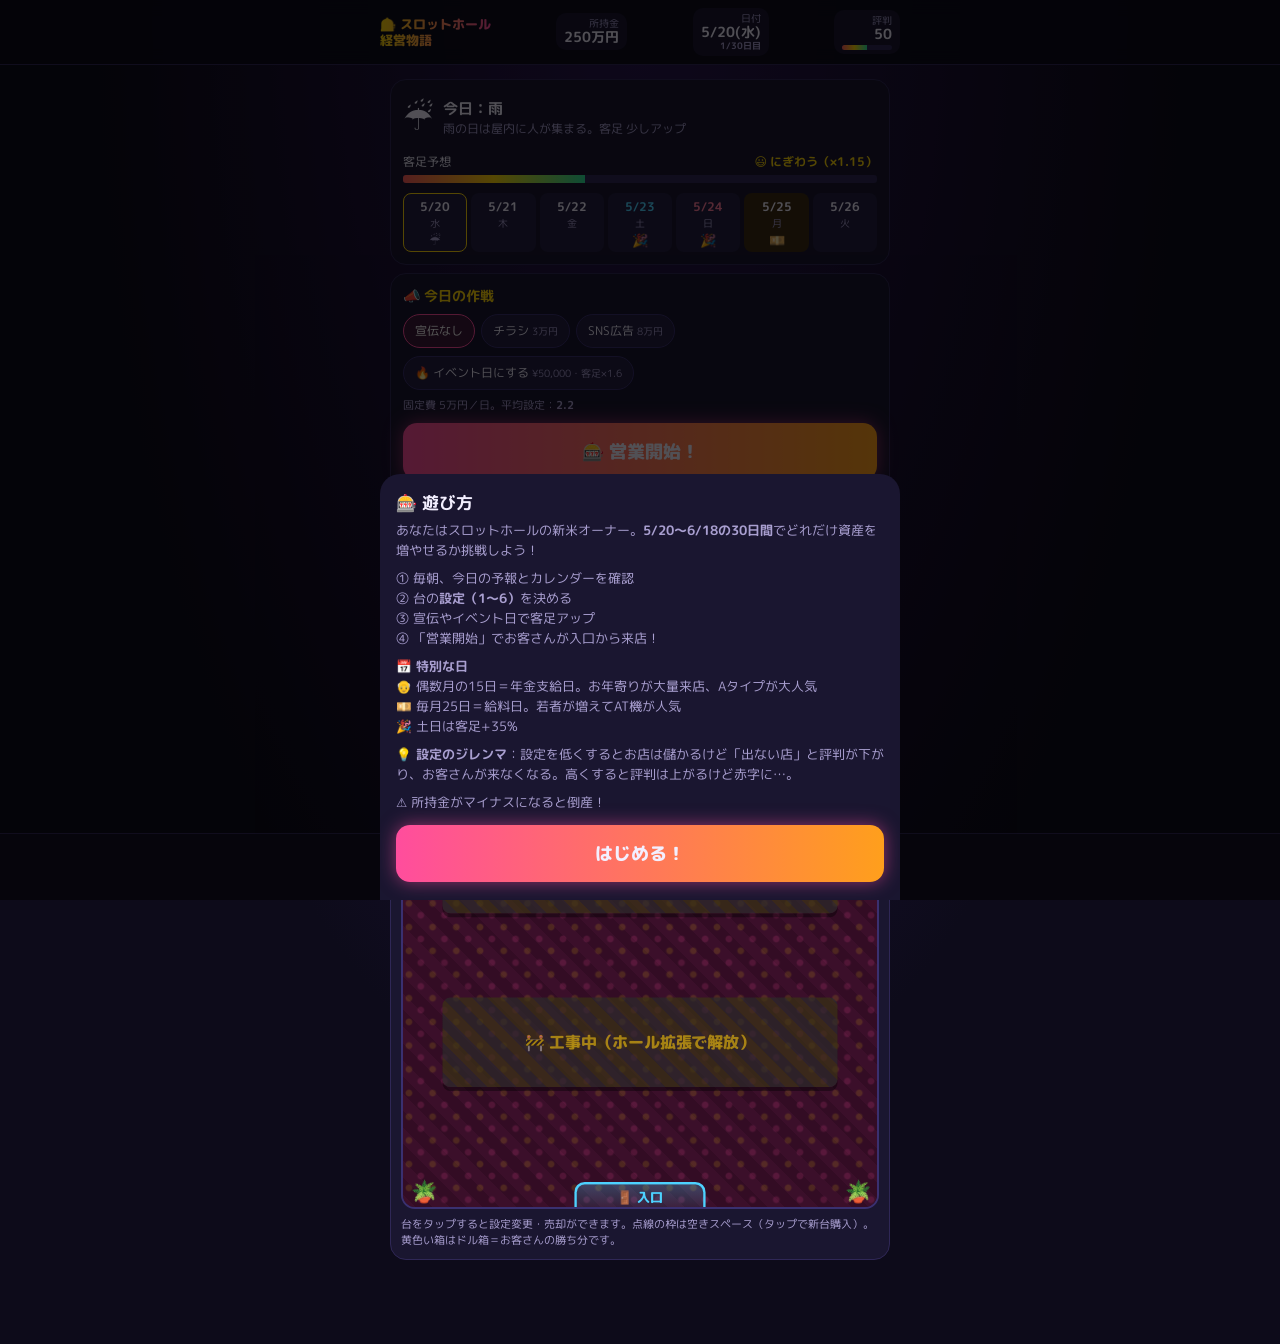
<file: games/slot-hall/play.html>
<!DOCTYPE html>
<html lang="ja">
<head>
<meta charset="UTF-8">
<meta name="viewport" content="width=device-width,initial-scale=1,maximum-scale=1,viewport-fit=cover">
<title>スロットホール経営物語</title>
<link href="https://fonts.googleapis.com/css2?family=M+PLUS+Rounded+1c:wght@500;800&display=swap" rel="stylesheet">
<style>
:root{--bg:#0d0b1a;--panel:#1a1630;--panel2:#241e42;--txt:#f3efff;--sub:#a99fd0;--gold:#ffd60a;--pink:#ff4d9d;--green:#2ee59d;--red:#ff5c5c;--cyan:#4dd2ff}
*{box-sizing:border-box;margin:0;padding:0;-webkit-tap-highlight-color:transparent}
body{background:radial-gradient(ellipse at top,#2a1650,var(--bg) 60%);color:var(--txt);font-family:'M PLUS Rounded 1c',system-ui,sans-serif;min-height:100vh;padding:env(safe-area-inset-top) 0 calc(70px + env(safe-area-inset-bottom));user-select:none}
button{font-family:inherit;border:none;cursor:pointer;color:inherit}
.wrap{max-width:520px;margin:0 auto;padding:6px 10px}
header{position:sticky;top:0;z-index:20;background:rgba(13,11,26,.94);backdrop-filter:blur(8px);border-bottom:1px solid #2f2756;padding:8px 10px}
header .row{max-width:520px;margin:0 auto;display:flex;gap:6px;align-items:center;justify-content:space-between}
.logo{font-weight:800;font-size:13px;line-height:1.25;background:linear-gradient(90deg,var(--gold),var(--pink));-webkit-background-clip:text;color:transparent;white-space:nowrap}
.stat{background:var(--panel);border-radius:10px;padding:4px 8px;font-size:10px;color:var(--sub);text-align:right;line-height:1.2}
.stat b{display:block;font-size:14px;color:var(--txt)}
.repbar{height:5px;background:#2f2756;border-radius:3px;margin-top:2px;overflow:hidden}
.repbar i{display:block;height:100%;background:linear-gradient(90deg,var(--red),var(--gold),var(--green))}
.card{background:var(--panel);border-radius:16px;padding:12px;margin:8px 0;border:1px solid #2f2756}
.card h3{font-size:14px;margin-bottom:8px;color:var(--gold)}
.forecast{display:flex;gap:10px;align-items:center}
.forecast .big{font-size:34px}
.forecast p{font-size:12px;color:var(--sub);line-height:1.45}
.forecast strong{font-size:15px}
.cal{display:grid;grid-template-columns:repeat(7,1fr);gap:4px;margin-top:10px}
.cal div{cursor:pointer;background:var(--panel2);border-radius:8px;text-align:center;padding:4px 0 3px;font-size:10px;color:var(--sub);border:1.5px solid transparent}
.cal div b{display:block;font-size:12px;color:var(--txt)}
.cal div i{font-style:normal;font-size:13px;display:block;height:17px}
.cal div.today{border-color:var(--gold)}
.cal div.sat b{color:var(--cyan)}.cal div.sun b{color:#ff7b9c}
.cal div.sp{background:#3b2a12}
.chips{display:flex;gap:6px;flex-wrap:wrap}
.chip{background:var(--panel2);border:1.5px solid #3a3070;border-radius:999px;padding:7px 11px;font-size:12px}
.chip.on{border-color:var(--pink);background:#3d1a3a;color:#fff}
.chip small{color:var(--sub)}
.open{width:100%;padding:15px;border-radius:14px;font-size:18px;font-weight:800;background:linear-gradient(90deg,#ff4d9d,#ff9f1c);box-shadow:0 0 18px #ff4d9d88}
.open:active{transform:scale(.98)}
.open:disabled{opacity:.5;box-shadow:none}

/* ===== 俯瞰ホール ===== */
#floorWrap{position:relative;width:100%;overflow:hidden;border-radius:14px;border:2px solid #3a3070}
#scene{position:absolute;left:0;top:0;width:360px;transform-origin:0 0;
  background:
   radial-gradient(circle at 25% 25%,#ffd60a22 2px,transparent 3px) 0 0/18px 18px,
   radial-gradient(circle at 75% 75%,#ff4d9d26 2px,transparent 3px) 0 0/18px 18px,
   repeating-linear-gradient(45deg,#3b0f2a 0 9px,#330c24 9px 18px)}
.wall{position:absolute;left:0;top:0;width:360px;height:40px;background:linear-gradient(#17122b,#221a3d);border-bottom:3px solid #4a3b86}
.fac{position:absolute;top:6px;height:26px;border-radius:6px;font-size:9.5px;display:flex;align-items:center;justify-content:center;gap:3px;font-weight:800;white-space:nowrap}
.island{position:absolute;left:30px;width:300px;height:68px;background:#14102a;border-radius:6px;box-shadow:0 3px 0 #0008}
.island.lock{background:repeating-linear-gradient(45deg,#2b2b2b 0 8px,#3a3315 8px 16px);opacity:.7;display:flex;align-items:center;justify-content:center;font-size:12px;font-weight:800;color:#ffd60acc;cursor:pointer}
.cap{position:absolute;width:10px;height:68px;background:#3a3070;border-radius:3px}
.cap::after{content:'';position:absolute;left:3px;top:6px;width:4px;height:4px;border-radius:50%;background:var(--cyan);box-shadow:0 0 5px var(--cyan)}
.mc{position:absolute;width:44px;height:32px;border-radius:4px;display:flex;align-items:center;justify-content:center;font-size:15px;cursor:pointer;border:1.5px solid #0006;transition:box-shadow .2s}
.mc .lamp{position:absolute;left:4px;right:4px;height:3px;border-radius:2px;background:#fff6}
.mc.up .lamp{top:2px}.mc.dn .lamp{bottom:2px}
.mc .sb{position:absolute;right:1px;font-size:8px;font-weight:800;background:#000b;color:var(--gold);border-radius:3px;padding:0 2px;line-height:11px}
.mc.up .sb{bottom:1px}.mc.dn .sb{top:1px}
.mc .nw{position:absolute;left:1px;font-size:6.5px;font-weight:800;background:var(--pink);border-radius:3px;padding:0 2px;line-height:10px}
.mc.up .nw{bottom:1px}.mc.dn .nw{top:1px}
.mc.broken{filter:grayscale(1) brightness(.6)}
.mc.empty{background:transparent;border:1.5px dashed #6a5fa8;color:#6a5fa8;font-size:13px}
.mc.win{animation:win .5s ease 3}
@keyframes win{50%{box-shadow:0 0 14px 4px var(--gold);border-color:var(--gold)}}
.seat{position:absolute;width:12px;height:12px;border-radius:50%;background:#7a2c4e;border:2px solid #a8436f}
.pp{position:absolute;font-size:15px;line-height:1;transform:translate(-50%,-50%);transition-property:left,top;transition-timing-function:linear;z-index:5;pointer-events:none;filter:drop-shadow(0 1px 1px #000)}
.box{position:absolute;width:9px;height:7px;background:linear-gradient(#ffe066,#e0a800);border:1px solid #7a5a00;border-radius:1px;z-index:4;pointer-events:none}
.pop{position:absolute;font-weight:800;font-size:12px;color:var(--gold);text-shadow:0 0 5px #f80,0 0 2px #000;animation:up 1.2s ease forwards;pointer-events:none;z-index:8;transform:translateX(-50%);white-space:nowrap}
@keyframes up{0%{opacity:0;margin-top:6px}20%{opacity:1;margin-top:0}100%{opacity:0;margin-top:-22px}}
.door{position:absolute;bottom:0;left:130px;width:100px;height:22px;background:linear-gradient(#4dd2ff44,#4dd2ff11);border:2px solid #4dd2ff;border-bottom:none;border-radius:8px 8px 0 0;font-size:9.5px;font-weight:800;color:var(--cyan);display:flex;align-items:center;justify-content:center}
.plant{position:absolute;font-size:16px}

nav{position:fixed;bottom:0;left:0;right:0;background:rgba(20,17,38,.97);border-top:1px solid #2f2756;display:flex;justify-content:center;padding-bottom:env(safe-area-inset-bottom);z-index:30}
nav button{flex:1;max-width:130px;background:none;padding:8px 0 9px;font-size:11px;color:var(--sub)}
nav button span{display:block;font-size:21px}
nav button.on{color:var(--gold)}
.tab{display:none}.tab.on{display:block}
.shop{display:flex;gap:10px;align-items:center;padding:10px;background:var(--panel2);border-radius:12px;margin-bottom:8px}
.shop .ic{font-size:30px;width:46px;height:46px;border-radius:10px;display:flex;align-items:center;justify-content:center;flex:none}
.shop .info{flex:1;min-width:0}
.shop .info b{font-size:13px}
.shop .info p{font-size:10.5px;color:var(--sub);line-height:1.4}
.btn{background:var(--pink);padding:8px 11px;border-radius:10px;font-size:12px;font-weight:800;white-space:nowrap}
.btn.alt{background:#3a3070}
.btn:disabled{opacity:.35}
.meter{display:inline-block;font-size:9px;letter-spacing:-1px;color:var(--gold)}
.sheetbg{position:fixed;inset:0;background:#000a;z-index:50;display:none;align-items:flex-end;justify-content:center}
.sheetbg.on{display:flex}
.sheet{background:var(--panel);width:100%;max-width:520px;border-radius:20px 20px 0 0;padding:16px 16px calc(18px + env(safe-area-inset-bottom));max-height:88vh;overflow:auto;animation:sl .25s ease}
@keyframes sl{from{transform:translateY(60px)}}
.sheet h2{font-size:17px;margin-bottom:6px}
.sheet p{font-size:12.5px;color:var(--sub);line-height:1.6}
.sets{display:grid;grid-template-columns:repeat(6,1fr);gap:6px;margin:10px 0}
.sets button{background:var(--panel2);border:2px solid #3a3070;border-radius:10px;padding:10px 0;font-weight:800;font-size:16px}
.sets button.on{border-color:var(--gold);background:#3b3210;color:var(--gold)}
.sets button small{display:block;font-size:8.5px;color:var(--sub);font-weight:500}
.res{display:grid;grid-template-columns:1fr auto;gap:5px 10px;font-size:13px;margin:10px 0}
.res .v{text-align:right;font-weight:800}
.plus{color:var(--green)}.minus{color:var(--red)}
.ticker{position:fixed;top:62px;left:10px;background:#000c;border:1.5px solid var(--gold);border-radius:12px;padding:5px 12px;z-index:40;font-weight:800;display:none;font-size:11px}
.ticker.on{display:block}
.ticker b{font-size:18px;display:block}
.log{font-size:12px;color:var(--sub);line-height:1.7}
.log div{border-bottom:1px dashed #2f2756;padding:4px 0}
.chart{display:flex;align-items:flex-end;gap:3px;height:90px;padding:4px 0;border-bottom:1px solid #3a3070}
.chart i{flex:1;border-radius:3px 3px 0 0;min-height:2px}
.row2{display:flex;justify-content:space-between;align-items:center;gap:8px;font-size:13px;padding:6px 0}
.row2 p{font-size:10.5px;color:var(--sub)}
.toast{position:fixed;bottom:86px;left:50%;transform:translateX(-50%);background:#000d;padding:8px 14px;border-radius:12px;font-size:12.5px;z-index:60;opacity:0;transition:opacity .25s;pointer-events:none;white-space:nowrap}
.toast.on{opacity:1}
.speed{position:fixed;top:62px;right:10px;z-index:41;display:none;background:#3a3070;padding:9px 12px;border-radius:10px;font-size:12px;font-weight:800}
.speed.on{display:block}
.rank{font-size:64px;font-weight:800;text-align:center;background:linear-gradient(var(--gold),var(--pink));-webkit-background-clip:text;color:transparent}
.hint{font-size:10.5px;color:var(--sub);margin-top:8px;line-height:1.5}
</style>
</head>
<body>
<header><div class="row">
  <div class="logo">🎰 スロットホール<br>経営物語</div>
  <div class="stat">所持金<b id="hMoney">-</b></div>
  <div class="stat">日付<b id="hDay">-</b></div>
  <div class="stat" style="min-width:66px">評判<b id="hRep">-</b><div class="repbar"><i id="hRepBar"></i></div></div>
</div></header>

<div class="wrap">
  <section class="tab on" id="t-hall">
    <div class="card">
      <div class="forecast"><div class="big" id="fcIcon"></div><div><strong id="fcName"></strong><p id="fcText"></p></div></div>
      <div id="crowd"></div><div class="cal" id="cal"></div>
    </div>
    <div class="card">
      <h3>📣 今日の作戦</h3>
      <div class="chips" id="adChips"></div>
      <div class="chips" style="margin-top:8px"><button class="chip" id="evChip"></button></div>
      <p id="planNote" class="hint"></p>
      <button class="open" id="openBtn" style="margin-top:10px">🎰 営業開始！</button>
    </div>
    <div class="card" style="padding:10px">
      <h3 id="floorTitle">ホール</h3>
      <div id="floorWrap"><div id="scene"></div></div>
      <p class="hint">台をタップすると設定変更・売却ができます。点線の枠は空きスペース（タップで新台購入）。黄色い箱はドル箱＝お客さんの勝ち分です。</p>
    </div>
  </section>

  <section class="tab" id="t-shop">
    <div class="card"><h3>🛒 新台を導入</h3><p class="hint" style="margin:0 0 10px">評判が高いとメーカーが人気機種を卸してくれます。新台は3日間お客さんが集まりやすい！</p><div id="shopList"></div></div>
  </section>

  <section class="tab" id="t-mng">
    <div class="card"><h3>👥 スタッフ</h3><div id="staffBox"></div></div>
    <div class="card"><h3>🏗️ ホール拡張</h3><div id="expBox"></div></div>
    <div class="card"><h3>💸 毎日の固定費</h3><div id="costBox"></div></div>
    <div class="card"><h3>⚙️ その他</h3>
      <div class="row2"><div>遊び方を見る</div><button class="btn alt" id="howBtn">開く</button></div>
      <div class="row2"><div>ほかのゲーム・攻略を見る</div><a class="btn alt" href="./" style="text-decoration:none">ゲームページへ</a></div>
      <div class="row2"><div>最初からやり直す</div><button class="btn alt" id="resetBtn">リセット</button></div>
    </div>
  </section>

  <section class="tab" id="t-log">
    <div class="card"><h3>📈 毎日の収支</h3><div class="chart" id="chart"></div><p class="hint">緑＝黒字の日／赤＝赤字の日</p></div>
    <div class="card"><h3>📒 営業日誌</h3><div class="log" id="logBox"></div></div>
  </section>
</div>

<nav>
  <button class="on" data-t="hall"><span>🏪</span>ホール</button>
  <button data-t="shop"><span>🛒</span>新台</button>
  <button data-t="mng"><span>📋</span>経営</button>
  <button data-t="log"><span>📈</span>記録</button>
</nav>

<div class="ticker" id="ticker">本日の台収支<b id="tickVal">¥0</b><span id="tickVis" style="color:var(--sub)"></span></div>
<button class="speed" id="skipBtn">⏩ スキップ</button>
<div class="sheetbg" id="sheetbg"><div class="sheet" id="sheet"></div></div>
<div class="toast" id="toast"></div>

<script>
// ===== データ =====
const TYPES={
  pierrot:{name:'ピエロ7',em:'🤡',col:'#c2185b',price:200000,pop:1.0,coin:1.0,vol:.06,req:0,kind:'A',desc:'ペカれば当たりのシンプルなAタイプ。お年寄りに大人気'},
  panda:{name:'ネオンパンダ',em:'🐼',col:'#1976d2',price:350000,pop:1.4,coin:1.1,vol:.09,req:0,kind:'A',desc:'かわいい演出のAタイプ。幅広い層に人気'},
  samurai:{name:'サムライ・ラッシュ',em:'⚔️',col:'#e65100',price:600000,pop:1.9,coin:1.3,vol:.14,req:35,kind:'AT',desc:'一撃のラッシュが熱いAT機。若い客に人気'},
  usagi:{name:'宇宙うさぎ',em:'🐰',col:'#7b1fa2',price:950000,pop:2.5,coin:1.45,vol:.19,req:55,kind:'AT',desc:'SNSで話題の最新AT機。打ち手が多く回転率◎'},
  dragon:{name:'ドラゴン魂',em:'🐉',col:'#00897b',price:1500000,pop:3.3,coin:1.65,vol:.25,req:72,kind:'AT',desc:'業界最強の看板機種。荒波だけど集客力は圧倒的'}
};
const PAY=[0,.90,.94,.97,1.01,1.05,1.09];
const SETLBL=['','辛い','やや辛','普通','甘め','甘い','激甘'];
const EVENTS=[
  {w:36,ic:'☀️',n:'晴れ',t:'いつも通りの一日。',mul:1},
  {w:14,ic:'☔',n:'雨',t:'雨の日は屋内に人が集まる。客足 少しアップ',mul:1.15},
  {w:5,ic:'🌀',n:'台風接近',t:'外出する人が少ない…客足 大幅ダウン',mul:.55},
  {w:6,ic:'🏮',n:'地元のお祭り',t:'みんなお祭りへ。客足 少しダウン',mul:.85},
  {w:5,ic:'📺',n:'TV取材が来る',t:'地元番組で紹介される！客足アップ＆評判+3',mul:1.3,rep:3},
  {w:5,ic:'🏢',n:'近所に競合店',t:'ライバル店がイベント中。客足ダウン＆評判-2',mul:.8,rep:-2},
  {w:6,ic:'🧓',n:'常連さんデー',t:'常連さんが友達を連れてくる。客足 少しアップ',mul:1.1},
];
const PENSION={ic:'👴',n:'年金支給日',t:'偶数月の15日！お年寄りがドッと来店。Aタイプ（ピエロ7・ネオンパンダ）に人が集まる',mul:1.5,crowd:'old',pref:{A:1.8,AT:.8}};
const PAYDAY={ic:'💴',n:'給料日',t:'25日は給料日！若いお客さんが増えてAT機が大人気',mul:1.35,crowd:'young',pref:{A:.9,AT:1.35}};
const ADS=[{id:'none',n:'宣伝なし',c:0,mul:1},{id:'flyer',n:'チラシ',c:30000,mul:1.2},{id:'sns',n:'SNS広告',c:80000,mul:1.45}];
const EXP=[{cap:12,cost:0},{cap:24,cost:1500000},{cap:36,cost:4000000}];
const RENT=30000,ELEC=2000,STAFFPAY=10000,MAXDAY=30;
const START=[2026,4,20]; // 2026/5/20(水)スタート
const CROWD={normal:['🧑','👨','👩','🧔','👴','👱','🧑‍🦱','👩‍🦰','🧢','👵'],old:['👴','👵','👴','👵','👴','👵','🧓','🧓','👨'],young:['🧑','👱','🧑‍🦱','👩‍🦰','🧢','👨','👩','🧔']};
const DOWJ=['日','月','火','水','木','金','土'];

let S,busy=false,timers=[],finishFn=null;
const $=id=>document.getElementById(id);
const yen=n=>(n<0?'-':'')+'¥'+Math.abs(Math.round(n)).toLocaleString();
const man=n=>{const a=Math.abs(n);return (n<0?'-':'')+(a>=10000?(a/10000).toFixed(a>=1e6?0:1).replace(/\.0$/,'')+'万':Math.round(a).toLocaleString())+'円'};
const randn=()=>{let u=0,v=0;while(!u)u=Math.random();while(!v)v=Math.random();return Math.sqrt(-2*Math.log(u))*Math.cos(2*Math.PI*v)};
const clamp=(v,a,b)=>Math.max(a,Math.min(b,v));
let uid=1;

// ===== カレンダー =====
function dateOf(day){return new Date(START[0],START[1],START[2]+day-1)}
function fmtDate(day){const d=dateOf(day);return `${d.getMonth()+1}/${d.getDate()}(${DOWJ[d.getDay()]})`}
function special(day){const d=dateOf(day),m=d.getMonth()+1,dt=d.getDate();if(dt===15&&m%2===0)return PENSION;if(dt===25)return PAYDAY;return null}
function todayEvent(){return special(S.day)||EVENTS[clamp(S.ev,0,EVENTS.length-1)]}
function isWeekend(day){const w=dateOf(day).getDay();return w===0||w===6}

function crowdMult(){const ev=todayEvent(),ad=ADS.find(a=>a.id===S.ad);return ev.mul*(isWeekend(S.day)?1.35:1)*ad.mul*(S.eventDay?1.6:1)}
function pickEvent(){let t=EVENTS.reduce((a,e)=>a+e.w,0),r=Math.random()*t;for(let i=0;i<EVENTS.length;i++){r-=EVENTS[i].w;if(r<=0)return i}return 0}
function newGame(){
  uid=1;
  S={money:2500000,day:1,rep:50,staff:1,exp:0,machines:[],log:[],hist:[],ev:pickEvent(),ad:'none',eventDay:false,over:false,seenHow:S?S.seenHow:false};
  for(let i=0;i<4;i++)S.machines.push(mk('pierrot',2));
  S.machines.push(mk('panda',3));
  fixSlots();
  S.machines.forEach(m=>m.newD=0);
  addLog('🎉 開店！ピエロ7×4台とネオンパンダ×1台でスタート。');
}
function mk(type,set){return{id:uid++,type,set,newD:3,last:null,broken:false,slot:freeSlot()}}
function freeSlot(){const used=new Set((S&&S.machines||[]).map(m=>m.slot));let i=0;while(used.has(i))i++;return i}
function fixSlots(){const used=new Set();S.machines.forEach(m=>{if(m.slot==null||used.has(m.slot)){let i=0;while(used.has(i))i++;m.slot=i}used.add(m.slot)})}
function save(){try{localStorage.setItem('slotTycoon2',JSON.stringify({S,uid}))}catch(e){}}
function load(){try{const d=JSON.parse(localStorage.getItem('slotTycoon2'));if(d&&d.S){S=d.S;uid=d.uid;return true}}catch(e){}return false}
function addLog(t){S.log.unshift(`<b>${fmtDate(S.day)}</b>　${t}`);S.log=S.log.slice(0,80)}
function needStaff(){return Math.max(1,Math.ceil(S.machines.length/8))}
function fixedCost(){return RENT+S.exp*15000+S.machines.length*ELEC+S.staff*STAFFPAY}
function assets(){return S.money+S.machines.reduce((a,m)=>a+TYPES[m.type].price*.4,0)}
function toast(t){const e=$('toast');e.textContent=t;e.classList.add('on');clearTimeout(e._t);e._t=setTimeout(()=>e.classList.remove('on'),1800)}

// ===== 俯瞰ホールの座標 =====
const IY0=82,IGAP=132,ISL_H=68,SEAT_OFF=17;
const SCENE_H=IY0+3*IGAP+30;
function slotPos(i){ // 台の座標
  const isl=Math.floor(i/12),r=Math.floor((i%12)/6),c=i%6;
  const y0=IY0+isl*IGAP;
  const x=42+c*46;
  const y=r===0?y0+2:y0+34;
  const seatY=r===0?y0-SEAT_OFF+6:y0+ISL_H+SEAT_OFF-6;
  const walkY=r===0?y0-28:y0+ISL_H+28;
  return {x,y,up:r===0,cx:x+22,seatY,walkY};
}
function renderScene(){
  const sc=$('scene');const cap=EXP[S.exp].cap;fixSlots();const bySlot={};S.machines.forEach(m=>bySlot[m.slot]=m);
  let h=`<div class="wall"></div>
   <div class="fac" style="left:8px;width:112px;background:#ffd60a;color:#3b2a00">🎁 景品カウンター</div>
   <div class="fac" style="left:128px;width:62px;background:#2e7d32">💴 両替機</div>
   <div class="fac" style="left:198px;width:70px;background:#455a64">🚬 喫煙室</div>
   <div class="fac" style="left:276px;width:76px;background:#5c6bc0">🚻 トイレ</div>`;
  for(let k=0;k<3;k++){
    const y0=IY0+k*IGAP;
    if(k*12>=cap){h+=`<div class="island lock" style="top:${y0}px" data-lock="1">🚧 工事中（ホール拡張で解放）</div>`;continue}
    h+=`<div class="island" style="top:${y0}px"></div><div class="cap" style="left:30px;top:${y0}px"></div><div class="cap" style="left:320px;top:${y0}px"></div>`;
    for(let j=0;j<12;j++){
      const i=k*12+j,p=slotPos(i),m=bySlot[i];
      h+=`<div class="seat" style="left:${p.cx-6}px;top:${p.seatY-6}px"></div>`;
      if(i>=cap)continue;
      if(m){const T=TYPES[m.type];
        h+=`<div class="mc ${p.up?'up':'dn'}${m.broken?' broken':''}" id="m${m.id}" data-id="${m.id}" style="left:${p.x}px;top:${p.y}px;background:linear-gradient(${p.up?'180deg':'0deg'},${T.col},#111 120%)"><span class="lamp"></span>${m.broken?'🔧':T.em}<span class="sb">${m.set}</span>${m.newD>0?'<span class="nw">NEW</span>':''}</div>`;
      }else h+=`<div class="mc empty ${p.up?'up':'dn'}" data-empty="1" style="left:${p.x}px;top:${p.y}px">＋</div>`;
    }
  }
  h+=`<div class="plant" style="left:6px;top:${SCENE_H-26}px">🪴</div><div class="plant" style="left:336px;top:${SCENE_H-26}px">🪴</div><div class="door">🚪 入口</div>`;
  sc.innerHTML=h;sc.style.height=SCENE_H+'px';
  fitScene();
}
function fitScene(){const w=$('floorWrap').clientWidth||340,s=w/360;$('scene').style.transform=`scale(${s})`;$('floorWrap').style.height=SCENE_H*s+'px'}
window.addEventListener('resize',fitScene);

// ===== 描画 =====
function render(){
  $('hMoney').textContent=man(S.money);$('hMoney').className=S.money<0?'minus':'';
  $('hDay').innerHTML=`${fmtDate(Math.min(S.day,MAXDAY))}<span style="font-size:9px;color:var(--sub);display:block">${Math.min(S.day,MAXDAY)}/${MAXDAY}日目</span>`;
  $('hRep').textContent=Math.round(S.rep);$('hRepBar').style.width=S.rep+'%';
  const ev=todayEvent(),we=isWeekend(S.day);
  $('fcIcon').textContent=ev.ic;
  $('fcName').textContent=`今日：${ev.n}${we?'（週末！）':''}`;
  $('fcText').textContent=ev.t+(we?' 週末なので客足+35%。':'');
  const cm=crowdMult(),lv=cm<.8?['🥶 ガラガラ','#4dd2ff']:cm<1.15?['🙂 ふつう','#2ee59d']:cm<1.6?['😃 にぎわう','#ffd60a']:cm<2.2?['🔥 混雑','#ff9f1c']:['🔥🔥 大混雑','#ff4d9d'];
  $('crowd').innerHTML=`<div style="display:flex;justify-content:space-between;font-size:12px;margin-top:10px"><span>客足予想</span><b style="color:${lv[1]}">${lv[0]}（×${cm.toFixed(2)}）</b></div><div class="repbar" style="height:8px;margin-top:4px"><i style="width:${Math.min(100,cm/3*100)}%"></i></div>`;
  let cal='';
  for(let d=S.day;d<S.day+7;d++){const dt=dateOf(d),sp=special(d),w=dt.getDay();
    cal+=`<div data-cal="${d}" class="${d===S.day?'today':''} ${w===6?'sat':w===0?'sun':''} ${sp?'sp':''}" ${d>MAXDAY?'style="opacity:.3"':''}><b>${dt.getMonth()+1}/${dt.getDate()}</b>${DOWJ[w]}<i>${d===S.day?ev.ic:sp?sp.ic:(w===0||w===6)?'🎉':''}</i></div>`}
  $('cal').innerHTML=cal;
  $('adChips').innerHTML=ADS.map(a=>`<button class="chip ${S.ad===a.id?'on':''}" data-ad="${a.id}">${a.n}<small> ${a.c?man(a.c):''}</small></button>`).join('');
  $('evChip').className='chip'+(S.eventDay?' on':'');
  $('evChip').innerHTML=`🔥 イベント日にする <small>¥50,000・客足×1.6</small>`;
  const avg=S.machines.length?S.machines.reduce((a,m)=>a+m.set,0)/S.machines.length:0;
  $('planNote').innerHTML=S.eventDay?`⚠️ イベント日は<b style="color:var(--gold)">平均設定4以上</b>にしないと「ガセイベ」と言われて評判ダウン！（現在の平均設定：<b>${avg.toFixed(1)}</b>）`:`固定費 ${man(fixedCost())}／日。平均設定：<b>${avg.toFixed(1)}</b>`;
  const cap=EXP[S.exp].cap;
  $('floorTitle').textContent=`ホール見取り図（${S.machines.length}/${cap}台）`;
  if(!busy)renderScene();
  // shop
  $('shopList').innerHTML=Object.entries(TYPES).map(([k,T])=>{const lock=S.rep<T.req;const full=S.machines.length>=cap;return `<div class="shop"><div class="ic" style="background:${T.col}">${T.em}</div><div class="info"><b>${T.name}</b> <span style="font-size:11px;color:var(--gold)">${man(T.price)}</span><p>${T.kind}タイプ｜${T.desc}</p><p>人気 <span class="meter">${'★'.repeat(Math.round(T.pop*1.5))}</span>　波 <span class="meter">${'〰'.repeat(Math.ceil(T.vol*16))}</span>${lock?`<br><span style="color:var(--red)">🔒 評判${T.req}以上で解禁</span>`:''}</p></div><button class="btn" data-buy="${k}" ${lock||full||S.money<T.price||busy?'disabled':''}>${full?'満台':'導入'}</button></div>`}).join('');
  const ns=needStaff();
  $('staffBox').innerHTML=`<div class="row2"><div>スタッフ <b>${S.staff}人</b><p>必要人数：${ns}人（8台ごとに1人）。足りないと接客・清掃が行き届かず評判が下がります。日給${man(STAFFPAY)}／人</p></div></div><div style="display:flex;gap:8px"><button class="btn" id="hire" ${busy?'disabled':''}>＋雇う</button><button class="btn alt" id="fire" ${S.staff<=1||busy?'disabled':''}>－減らす</button></div>${S.staff<ns?'<p style="color:var(--red);font-size:11px;margin-top:6px">⚠️ スタッフ不足！</p>':''}`;
  const nx=EXP[S.exp+1];
  $('expBox').innerHTML=nx?`<div class="row2"><div>島を1列増やして${nx.cap}台まで拡張<p>費用 ${man(nx.cost)}（家賃も1日1.5万円上がります）</p></div><button class="btn" id="expand" ${S.money<nx.cost||busy?'disabled':''}>拡張</button></div>`:'<p style="font-size:12px;color:var(--sub)">最大まで拡張済み！</p>';
  $('costBox').innerHTML=`<div class="res"><span>家賃</span><span class="v">${man(RENT+S.exp*15000)}</span><span>電気代（${S.machines.length}台）</span><span class="v">${man(S.machines.length*ELEC)}</span><span>人件費（${S.staff}人）</span><span class="v">${man(S.staff*STAFFPAY)}</span></div>`;
  $('logBox').innerHTML=S.log.map(l=>`<div>${l}</div>`).join('')||'まだ記録はありません';
  const mx=Math.max(1,...S.hist.map(x=>Math.abs(x)));
  $('chart').innerHTML=S.hist.length?S.hist.map(v=>`<i style="height:${Math.abs(v)/mx*100}%;background:${v>=0?'var(--green)':'var(--red)'}"></i>`).join(''):'<p style="font-size:11px;color:var(--sub);margin:auto">営業するとグラフが出ます</p>';
  $('openBtn').disabled=busy||S.over;
}

// ===== 営業シミュレーション =====
function simulate(){
  const ev=todayEvent(),we=isWeekend(S.day)?1.35:1;
  const ad=ADS.find(a=>a.id===S.ad);
  const mult=crowdMult();
  const repF=.08+Math.pow(S.rep/50,1.4);
  const visits=[];let coin=0,pnet=0,overflow=0;const per={};
  S.machines.forEach(m=>{
    per[m.id]=0;
    if(m.broken)return;
    const T=TYPES[m.type];
    const pref=ev.pref?ev.pref[T.kind]:1;
    const d=T.pop*pref*(m.newD>0?1.6:1)*2.2*repF*mult;
    let n=Math.max(0,Math.round(d+randn()*Math.sqrt(d)*.7));if(n>6){overflow+=n-6;n=6}
    for(let k=0;k<n;k++){
      const c=220000*T.coin*(.6+Math.random()*.8);
      const r=PAY[m.set]+randn()*T.vol;
      const net=c*(r-1);
      coin+=c;pnet+=net;per[m.id]-=net;
      visits.push({id:m.id,net,c});
    }
  });
  const gross=-pnet,adCost=ad.c+(S.eventDay?50000:0),fc=fixedCost();
  let dRep=0;const notes=[];
  if(coin>0)dRep+=(pnet/coin+.02)*60;
  if(S.staff<needStaff()){dRep-=3;notes.push('スタッフ不足で評判-3')}
  if(S.eventDay){const avg=S.machines.reduce((a,m)=>a+m.set,0)/S.machines.length;if(avg>=4){dRep+=5;notes.push('イベント大成功！評判+5')}else{dRep-=8;notes.push('「ガセイベだ！」評判-8')}}
  if(ev.rep)dRep+=ev.rep;
  return {visits,coin,gross,adCost,fc,dRep,notes,per,overflow,prevVis:S.lastVis,crowd:ev.crowd||'normal'};
}

// ===== 営業アニメーション（俯瞰）=====
const T_DAY=8000,PLAY=1300,SPEED=0.34; // px/ms
function later(fn,ms){const t=setTimeout(fn,ms);timers.push(t);return t}
function walk(el,pts,done){
  let i=0;
  (function next(){
    if(i>=pts.length){done&&done();return}
    const [x,y]=pts[i++];
    const cx=parseFloat(el.style.left),cy=parseFloat(el.style.top);
    const d=Math.hypot(x-cx,y-cy),ms=Math.max(30,d/SPEED);
    el.style.transitionDuration=ms+'ms';
    requestAnimationFrame(()=>{el.style.left=x+'px';el.style.top=y+'px'});
    later(next,ms+20);
  })();
}
function pathLen(pts){let l=0;for(let i=1;i<pts.length;i++)l+=Math.hypot(pts[i][0]-pts[i-1][0],pts[i][1]-pts[i-1][1]);return l}
function popAt(sc,x,y,txt,col){const pop=document.createElement('div');pop.className='pop';pop.textContent=txt;if(col)pop.style.color=col;pop.style.left=x+'px';pop.style.top=y+'px';sc.appendChild(pop);later(()=>pop.remove(),1200)}

function openDay(){
  if(busy||S.over)return;
  if(!S.machines.length){toast('台がありません！');return}
  const R=simulate();
  renderScene();
  busy=true;render();
  $('floorWrap').scrollIntoView({behavior:'smooth',block:'center'});
  $('ticker').classList.add('on');$('skipBtn').classList.add('on');
  const sc=$('scene');const pool=CROWD[R.crowd];
  const doorX=180,doorY=SCENE_H-8;
  let acc=0,done=0,pending=0,ended=false;const total=R.visits.length;
  const upd=()=>{$('tickVal').textContent=yen(acc);$('tickVal').className=acc>=0?'plus':'minus';$('tickVis').textContent=`来店 ${done}/${total}人${R.overflow?`／満席で帰った ${R.overflow}人`:''}`};
  upd();
  const gone=()=>{pending--;if(pending<=0&&!ended)later(()=>finishFn&&finishFn(),500)};
  const mkP=()=>{const el=document.createElement('div');el.className='pp';el.textContent=pool[Math.random()*pool.length|0];el.style.left=doorX+'px';el.style.top=doorY+'px';sc.appendChild(el);return el};
  // 台ごとの座席管理（1席に1人だけ）
  const byM={};R.visits.forEach(v=>(byM[v.id]=byM[v.id]||[]).push(v));
  Object.entries(byM).forEach(([id,vs])=>{
    const p=slotPos(S.machines.find(m=>m.id==id).slot);
    const side=p.cx<180?14:346;
    const seat={occ:false,queue:[]};
    const tryNext=()=>{if(seat.occ||!seat.queue.length)return;const f=seat.queue.shift();seat.occ=true;seat.queue.forEach((g,qi)=>{g.el.style.transitionDuration='200ms';g.el.style.left=(p.cx-14-qi*17)+'px'});f.sit()};
    const window_=Math.max(800,T_DAY-vs.length*PLAY*.6);
    vs.forEach((v,k)=>{
      pending++;
      const inPath=[[side,doorY-12],[side,p.walkY]];
      const walkMs=pathLen([[doorX,doorY],...inPath,[p.cx,p.walkY]])/SPEED;
      const arrive=500+Math.random()*window_+k*PLAY*.6;
      later(()=>{
        const el=mkP();
        const qi=seat.queue.length;
        walk(el,[...inPath,[p.cx-14-qi*17,p.walkY]],()=>{
          seat.queue.push({el,sit:()=>{
            walk(el,[[p.cx,p.seatY]],()=>{
              const boxes=[];
              later(()=>{
                acc-=v.net;done++;upd();
                const mEl=$('m'+id);
                if(v.net>0&&mEl){
                  mEl.classList.remove('win');void mEl.offsetWidth;mEl.classList.add('win');
                  popAt(sc,p.cx,p.up?p.y-8:p.y+20,v.net>v.c*.2?'BIG!!':'REG!');
                  const nb=clamp(Math.ceil(v.net/v.c*12),1,5);
                  for(let b=0;b<nb;b++){const bx=document.createElement('div');bx.className='box';bx.style.left=(p.cx+9)+'px';bx.style.top=(p.seatY-4+(p.up?-1:1)*b*7)+'px';sc.appendChild(bx);boxes.push(bx)}
                }
                later(()=>{
                  boxes.forEach(b=>b.remove());
                  const after=v.net>0
                    ?[[side,p.walkY],[side,56],[64,56]]
                    :[[side,p.walkY],[side,doorY-12],[doorX,doorY]];
                  walk(el,[[p.cx+12,p.walkY]],()=>{seat.occ=false;tryNext();
                    walk(el,after,()=>{el.style.transition='opacity .3s';el.style.opacity=0;later(()=>{el.remove();gone()},300)})});
                },PLAY*.4);
              },PLAY*.6);
            });
          }});
          tryNext();
        });
      },Math.max(0,arrive-walkMs));
    });
  });
  // 満席で入れなかったお客さん
  const ov=Math.min(R.overflow,24);
  for(let i=0;i<ov;i++){
    pending++;
    later(()=>{
      const el=mkP();el.style.opacity=.8;
      const tx=40+Math.random()*280,ty=SCENE_H-30-Math.random()*14;
      walk(el,[[tx,ty]],()=>{popAt(sc,tx,ty-14,'満席…💢','#ff8fa3');later(()=>walk(el,[[doorX,doorY]],()=>{el.remove();gone()}),700)});
    },1500+Math.random()*(T_DAY-2500));
  }
  if(!pending)later(()=>finishFn&&finishFn(),1500);
  finishFn=()=>{if(!finishFn)return;ended=true;finishFn=null;timers.forEach(clearTimeout);timers=[];sc.querySelectorAll('.pp,.box,.pop').forEach(e=>e.remove());finishDay(R)};
  later(()=>finishFn&&finishFn(),30000);
}

function finishDay(R){
  $('ticker').classList.remove('on');$('skipBtn').classList.remove('on');
  const ev=todayEvent();
  const profit=R.gross-R.fc-R.adCost;
  S.money+=profit;
  const oldRep=S.rep;S.rep=clamp(S.rep+R.dRep,0,100);
  S.machines.forEach(m=>{m.last=R.per[m.id];if(m.newD>0)m.newD--;m.broken=false});
  S.hist.push(profit);S.lastVis=R.visits.length;
  let breakNote='';
  if(S.machines.length&&Math.random()<.12){const m=S.machines[Math.random()*S.machines.length|0];m.broken=true;S.money-=40000;breakNote=`🔧 ${TYPES[m.type].name}が故障！修理代${man(40000)}（明日は休止）`}
  addLog(`${ev.ic}${ev.n}／来店${R.visits.length}人／収支 <span class="${profit>=0?'plus':'minus'}">${man(profit)}</span>${R.notes.length?'／'+R.notes.join('、'):''}${breakNote?'<br>'+breakNote:''}`);
  const dRep=S.rep-oldRep;
  const old=R.crowd==='old'?`<p>👴 お年寄りのお客さんで大にぎわいでした！</p>`:'';
  let html=`<h2>📊 ${fmtDate(S.day)} の営業結果</h2>
  <div class="res">
   <span>来店者数</span><span class="v">${R.visits.length}人${R.prevVis!=null?`<small style="font-size:10px;color:var(--sub)">（前日比${R.visits.length-R.prevVis>=0?'+':''}${R.visits.length-R.prevVis}）</small>`:''}</span>${R.overflow?`<span>満席で帰ったお客さん</span><span class="v minus">${R.overflow}人</span>`:''}
   <span>勝って帰ったお客さん</span><span class="v">${R.visits.filter(v=>v.net>0).length}人</span>
   <span>ホール粗利（台の収支）</span><span class="v ${R.gross>=0?'plus':'minus'}">${yen(R.gross)}</span>
   <span>固定費</span><span class="v minus">-${yen(R.fc)}</span>
   ${R.adCost?`<span>宣伝・イベント費</span><span class="v minus">-${yen(R.adCost)}</span>`:''}
   <span style="font-weight:800">本日の利益</span><span class="v ${profit>=0?'plus':'minus'}" style="font-size:17px">${yen(profit)}</span>
   <span>評判</span><span class="v ${dRep>=0?'plus':'minus'}">${Math.round(oldRep)} → ${Math.round(S.rep)}（${dRep>=0?'+':''}${dRep.toFixed(1)}）</span>
  </div>${old}
  ${R.notes.map(n=>`<p>・${n}</p>`).join('')}
  ${breakNote?`<p>${breakNote}</p>`:''}
  <p>${comment(R,profit,dRep)}</p>`;
  S.day++;S.ad='none';S.eventDay=false;S.ev=pickEvent();
  const sp=S.day<=MAXDAY?special(S.day):null;
  if(sp)html+=`<p style="color:var(--gold);margin-top:6px">📅 明日は<b>${sp.n}</b>！${sp===PENSION?'Aタイプの設定や台数を見直そう':'AT機が稼ぎ時'}</p>`;
  let end=false;
  if(S.money<0){S.over=true;end='bankrupt'}
  else if(S.day>MAXDAY){S.over=true;end='clear'}
  busy=false;save();render();
  html+=`<button class="open" id="nextBtn" style="margin-top:12px">${end?'結果を見る':'次の日へ ▶'}</button>`;
  sheet(html,false);
  $('nextBtn').onclick=()=>{closeSheet();if(end)showEnd(end);else window.scrollTo({top:0,behavior:'smooth'})};
}
function comment(R,p,d){
  if(R.visits.length===0)return '😢 お客さんが一人も来ませんでした…評判を上げるか宣伝を！';
  if(p>300000)return '🤑 大儲け！でも絞りすぎるとお客さんが離れていくかも…';
  if(d>2)return '😊 「この店、出てるぞ！」と噂に。評判がぐんぐん上がっています。';
  if(d<-2)return '😠 「全然出ない…」お客さんの不満が溜まっています。';
  if(p<0)return '💦 赤字の日。設定や台の構成を見直してみよう。';
  return '🙂 まずまずの一日でした。';
}
function showEnd(kind){
  const a=assets();
  const rk=kind==='bankrupt'?'倒産':a>=10e6?'S':a>=6.5e6?'A':a>=4e6?'B':a>=2.5e6?'C':'D';
  const msg={S:'伝説のホールオーナー！街一番の人気店になりました👑',A:'敏腕オーナー！行列のできるお店に🎉',B:'堅実な経営。立派なホールです👍',C:'なんとか生き残りました。次はもっと上を！',D:'ギリギリの経営でした…',倒産:'資金がマイナスになってしまいました…。設定を上げすぎたかも？'}[rk];
  sheet(`<h2 style="text-align:center">${kind==='bankrupt'?'💀 倒産…':'🏆 30日間の経営終了！'}</h2><div class="rank">${rk}</div><p style="text-align:center">${msg}</p><div class="res"><span>所持金</span><span class="v">${man(S.money)}</span><span>台の資産価値</span><span class="v">${man(a-S.money)}</span><span style="font-weight:800">総資産</span><span class="v" style="color:var(--gold)">${man(a)}</span><span>最終評判</span><span class="v">${Math.round(S.rep)}</span><span>台数</span><span class="v">${S.machines.length}台</span></div><p style="font-size:11px">ランク基準：S 1000万／A 650万／B 400万／C 250万</p><button class="open" id="againBtn" style="margin-top:12px">もう一度遊ぶ</button>`,false);
  $('againBtn').onclick=()=>{newGame();save();closeSheet();render();window.scrollTo(0,0)};
}

// ===== シート =====
function sheet(html,closable=true){$('sheet').innerHTML=html;$('sheetbg').classList.add('on');$('sheetbg').dataset.c=closable?'1':''}
function closeSheet(){$('sheetbg').classList.remove('on')}
$('sheetbg').onclick=e=>{if(e.target.id==='sheetbg'&&$('sheetbg').dataset.c)closeSheet()};

function machineSheet(id){
  const m=S.machines.find(x=>x.id===id);if(!m)return;const T=TYPES[m.type];
  sheet(`<h2>${T.em} ${T.name}</h2><p>${T.kind}タイプ｜${T.desc}</p>
  <p style="margin-top:6px">昨日の台の収支：${m.last==null?'—':`<b class="${m.last>=0?'plus':'minus'}">${yen(m.last)}</b>`}</p>
  <div class="sets">${[1,2,3,4,5,6].map(s=>`<button class="${m.set===s?'on':''}" data-set="${s}">${s}<small>${SETLBL[s]}</small></button>`).join('')}</div>
  <p>設定1〜3はお店が儲かりやすいけど評判ダウン。設定4〜6はお客さんが勝ちやすく評判アップ、でも赤字リスク大。</p>
  <div style="display:flex;gap:8px;margin-top:12px"><button class="btn alt" style="flex:1" id="sellBtn">売却（${man(T.price*.4)}）</button><button class="btn" style="flex:1" id="closeBtn">OK</button></div>`);
  $('sheet').querySelectorAll('[data-set]').forEach(b=>b.onclick=()=>{m.set=+b.dataset.set;save();render();machineSheet(id)});
  $('closeBtn').onclick=closeSheet;
  $('sellBtn').onclick=()=>{if(busy)return;S.machines=S.machines.filter(x=>x!==m);S.money+=T.price*.4;addLog(`${T.name}を売却（+${man(T.price*.4)}）`);save();closeSheet();render();toast('売却しました')};
}
function dayInfo(d){
  const dt=dateOf(d),w=dt.getDay(),we=w===0||w===6,sp=special(d),isToday=d===S.day;
  const items=[];
  if(isToday){const ev=todayEvent();items.push(`<div class="row2"><div style="font-size:26px">${ev.ic}</div><div style="flex:1"><b>${ev.n}</b><p>${ev.t}</p></div></div>`)}
  else if(sp)items.push(`<div class="row2"><div style="font-size:26px">${sp.ic}</div><div style="flex:1"><b>${sp.n}</b><p>${sp.t}</p></div></div>`);
  if(we)items.push(`<div class="row2"><div style="font-size:26px">🎉</div><div style="flex:1"><b>週末（${DOWJ[w]}曜日）</b><p>お休みの人が多く、客足+35%。宣伝やイベント日と組み合わせると大混雑に！</p></div></div>`);
  if(!isToday&&!sp)items.push(`<div class="row2"><div style="font-size:26px">❔</div><div style="flex:1"><b>${we?'天気・出来事は当日発表':'ふつうの平日'}</b><p>${we?'':'特別な予定はありません。'}天気や出来事（雨・台風・TV取材など）は当日の朝にわかります。</p></div></div>`);
  if(isToday&&!sp&&!we&&todayEvent().mul===1)items.push(`<p>特別な予定のない、ふつうの${DOWJ[w]}曜日です。</p>`);
  if(d>MAXDAY)items.push(`<p style="color:var(--red)">※ 営業期間（30日間）の後の日です</p>`);
  const left=d-S.day;
  sheet(`<h2>📅 ${dt.getMonth()+1}月${dt.getDate()}日（${DOWJ[w]}）${isToday?'<span style="font-size:12px;color:var(--gold)"> 今日</span>':`<span style="font-size:12px;color:var(--sub)"> あと${left}日</span>`}</h2>${items.join('')}<button class="btn" style="width:100%;margin-top:12px;padding:12px" id="calOk">閉じる</button>`);
  $('calOk').onclick=closeSheet;
}
function howTo(){
  sheet(`<h2>🎰 遊び方</h2>
  <p>あなたはスロットホールの新米オーナー。<b>5/20〜6/18の30日間</b>でどれだけ資産を増やせるか挑戦しよう！</p>
  <p style="margin-top:8px">① 毎朝、今日の予報とカレンダーを確認<br>② 台の<b>設定（1〜6）</b>を決める<br>③ 宣伝やイベント日で客足アップ<br>④ 「営業開始」でお客さんが入口から来店！</p>
  <p style="margin-top:8px">📅 <b>特別な日</b><br>👴 偶数月の15日＝年金支給日。お年寄りが大量来店、Aタイプが大人気<br>💴 毎月25日＝給料日。若者が増えてAT機が人気<br>🎉 土日は客足+35%</p>
  <p style="margin-top:8px">💡 <b>設定のジレンマ</b>：設定を低くするとお店は儲かるけど「出ない店」と評判が下がり、お客さんが来なくなる。高くすると評判は上がるけど赤字に…。</p>
  <p style="margin-top:8px">⚠️ 所持金がマイナスになると倒産！</p>
  <button class="open" id="hc" style="margin-top:12px">はじめる！</button>`);
  $('hc').onclick=()=>{S.seenHow=true;save();closeSheet()};
}

// ===== 操作 =====
document.querySelectorAll('nav button').forEach(b=>b.onclick=()=>{if(busy&&b.dataset.t!=='hall')return;document.querySelectorAll('nav button').forEach(x=>x.classList.toggle('on',x===b));document.querySelectorAll('.tab').forEach(t=>t.classList.toggle('on',t.id==='t-'+b.dataset.t));window.scrollTo(0,0);if(b.dataset.t==='hall')fitScene()});
document.body.addEventListener('click',e=>{
  const t=e.target.closest('[data-cal],[data-ad],[data-id],[data-empty],[data-lock],[data-buy],#evChip,#openBtn,#hire,#fire,#expand,#howBtn,#resetBtn,#skipBtn');if(!t)return;
  if(t.id==='skipBtn'){finishFn&&finishFn();return}
  if(t.dataset.cal){dayInfo(+t.dataset.cal);return}
  if(busy)return;
  if(t.dataset.ad){const a=ADS.find(x=>x.id===t.dataset.ad);if(a.c>S.money){toast('お金が足りません');return}S.ad=a.id;render();save()}
  else if(t.dataset.id)machineSheet(+t.dataset.id);
  else if(t.dataset.empty)document.querySelector('nav [data-t=shop]').click();
  else if(t.dataset.lock)document.querySelector('nav [data-t=mng]').click();
  else if(t.dataset.buy){const T=TYPES[t.dataset.buy];if(S.money<T.price)return;S.money-=T.price;S.machines.push(mk(t.dataset.buy,3));addLog(`✨ 新台「${T.name}」を導入（-${man(T.price)}）`);save();render();toast(`${T.em} ${T.name}を導入しました！`)}
  else if(t.id==='evChip'){S.eventDay=!S.eventDay;render();save()}
  else if(t.id==='openBtn')openDay();
  else if(t.id==='hire'){S.staff++;save();render()}
  else if(t.id==='fire'){S.staff=Math.max(1,S.staff-1);save();render()}
  else if(t.id==='expand'){const nx=EXP[S.exp+1];if(nx&&S.money>=nx.cost){S.money-=nx.cost;S.exp++;addLog(`🏗️ 島を増設して${nx.cap}台に拡張！`);save();render();toast('拡張しました！')}}
  else if(t.id==='howBtn')howTo();
  else if(t.id==='resetBtn'){sheet(`<h2>最初からやり直す？</h2><p>今の進行は消えます。</p><div style="display:flex;gap:8px;margin-top:12px"><button class="btn alt" style="flex:1" id="rn">やめる</button><button class="btn" style="flex:1" id="ry">リセット</button></div>`);$('rn').onclick=closeSheet;$('ry').onclick=()=>{newGame();save();closeSheet();render();document.querySelector('nav [data-t=hall]').click()}}
});

if(!load())newGame();
fixSlots();
render();
if(S.over)showEnd(S.money<0?'bankrupt':'clear');
else if(!S.seenHow)howTo();
</script>
</body>
</html>
</file>
<file: style.css>
@import url('https://fonts.googleapis.com/css2?family=M+PLUS+Rounded+1c:wght@500;800&display=swap');
:root{--bg:#0f0c1d;--panel:#1b1733;--panel2:#262046;--line:#332a5e;--txt:#f3efff;--sub:#aaa1d2;--gold:#ffd60a;--pink:#ff4d9d;--cyan:#4dd2ff}
*{box-sizing:border-box;margin:0;padding:0}
html{background:var(--bg)}
body{background:radial-gradient(ellipse at top,#2a1650,var(--bg) 55%) fixed;color:var(--txt);font-family:'M PLUS Rounded 1c',system-ui,sans-serif;line-height:1.75;min-height:100vh}
a{color:var(--cyan)}
.wrap{max-width:820px;margin:0 auto;padding:0 16px}
header.site{border-bottom:1px solid var(--line);background:rgba(15,12,29,.85);backdrop-filter:blur(8px);position:sticky;top:0;z-index:10}
header.site .wrap{display:flex;align-items:center;justify-content:space-between;height:56px;gap:12px}
.brand{font-weight:800;font-size:19px;text-decoration:none;background:linear-gradient(90deg,var(--gold),var(--pink));-webkit-background-clip:text;color:transparent;white-space:nowrap}
header nav{display:flex;gap:14px;font-size:13px}
header nav a{color:var(--sub);text-decoration:none;white-space:nowrap}
header nav a:hover{color:var(--txt)}
.hero{padding:42px 0 24px;text-align:center}
.hero h1{font-size:30px;line-height:1.35}
.hero h1 span{background:linear-gradient(90deg,var(--gold),var(--pink));-webkit-background-clip:text;color:transparent}
.hero p{color:var(--sub);margin-top:10px;font-size:14px}
h2.sec{font-size:18px;margin:30px 0 12px;display:flex;align-items:center;gap:8px}
h2.sec::before{content:'';width:5px;height:20px;border-radius:3px;background:linear-gradient(var(--gold),var(--pink))}
.grid{display:grid;grid-template-columns:repeat(auto-fill,minmax(240px,1fr));gap:14px}
.gcard{background:var(--panel);border:1px solid var(--line);border-radius:16px;overflow:hidden;text-decoration:none;color:var(--txt);display:block;transition:transform .15s,border-color .15s}
.gcard:hover{transform:translateY(-3px);border-color:var(--pink)}
.gcard img{width:100%;aspect-ratio:4/3;object-fit:cover;display:block}
.gcard .body{padding:12px 14px 14px}
.gcard h3{font-size:16px}
.gcard p{font-size:12.5px;color:var(--sub);line-height:1.6;margin-top:4px}
.tags{display:flex;gap:6px;flex-wrap:wrap;margin-top:8px}
.tag{font-size:10.5px;background:var(--panel2);border:1px solid var(--line);border-radius:999px;padding:1px 9px;color:var(--sub)}
.soon{border-style:dashed;display:flex;align-items:center;justify-content:center;min-height:200px;color:var(--sub);font-size:13px;text-align:center}
.card{background:var(--panel);border:1px solid var(--line);border-radius:16px;padding:18px 20px;margin:12px 0}
.card h3{font-size:16px;margin-bottom:6px;color:var(--gold)}
.card p,.card li{font-size:14px;color:#ddd6f7}
.card ul,.card ol{padding-left:1.3em}
.card li{margin:4px 0}
.news{list-style:none;padding:0!important}
.news li{border-bottom:1px dashed var(--line);padding:8px 0;font-size:13.5px}
.news time{color:var(--gold);font-size:12px;margin-right:10px}
.btn{display:inline-block;background:linear-gradient(90deg,#ff4d9d,#ff9f1c);color:#fff;font-weight:800;text-decoration:none;padding:13px 28px;border-radius:14px;box-shadow:0 0 16px #ff4d9d66;font-size:16px}
.btn.sub{background:var(--panel2);box-shadow:none;border:1px solid var(--line);font-size:14px;padding:10px 18px}
.gamehead{display:grid;grid-template-columns:1fr 1fr;gap:20px;align-items:center;padding:28px 0 6px}
.gamehead img{width:100%;border-radius:16px;border:1px solid var(--line)}
.gamehead h1{font-size:26px;line-height:1.35}
.gamehead p{color:var(--sub);font-size:14px;margin:8px 0 16px}
@media(max-width:640px){.gamehead{grid-template-columns:1fr}.hero h1{font-size:24px}header nav{gap:10px;font-size:12px}.brand{font-size:15px}}
.note{font-size:12px;color:var(--sub);background:#ffd60a12;border:1px solid #ffd60a44;border-radius:12px;padding:10px 14px;margin:14px 0}
.doc h1{font-size:24px;margin:28px 0 8px}
.doc h2{font-size:17px;margin:22px 0 6px;color:var(--gold)}
.doc p,.doc li{font-size:14px;color:#ddd6f7}
.doc ul{padding-left:1.3em}
.breadcrumb{font-size:12px;color:var(--sub);padding-top:14px}
.breadcrumb a{color:var(--sub)}
footer.site{border-top:1px solid var(--line);margin-top:48px;padding:24px 0 36px;font-size:12px;color:var(--sub);text-align:center}
footer.site a{color:var(--sub);margin:0 8px}
/* 広告枠：AdSense合格後に中身を入れる。それまでは非表示 */
.ad-slot{margin:20px 0;min-height:0}
.ad-slot:empty{display:none}
</file>
